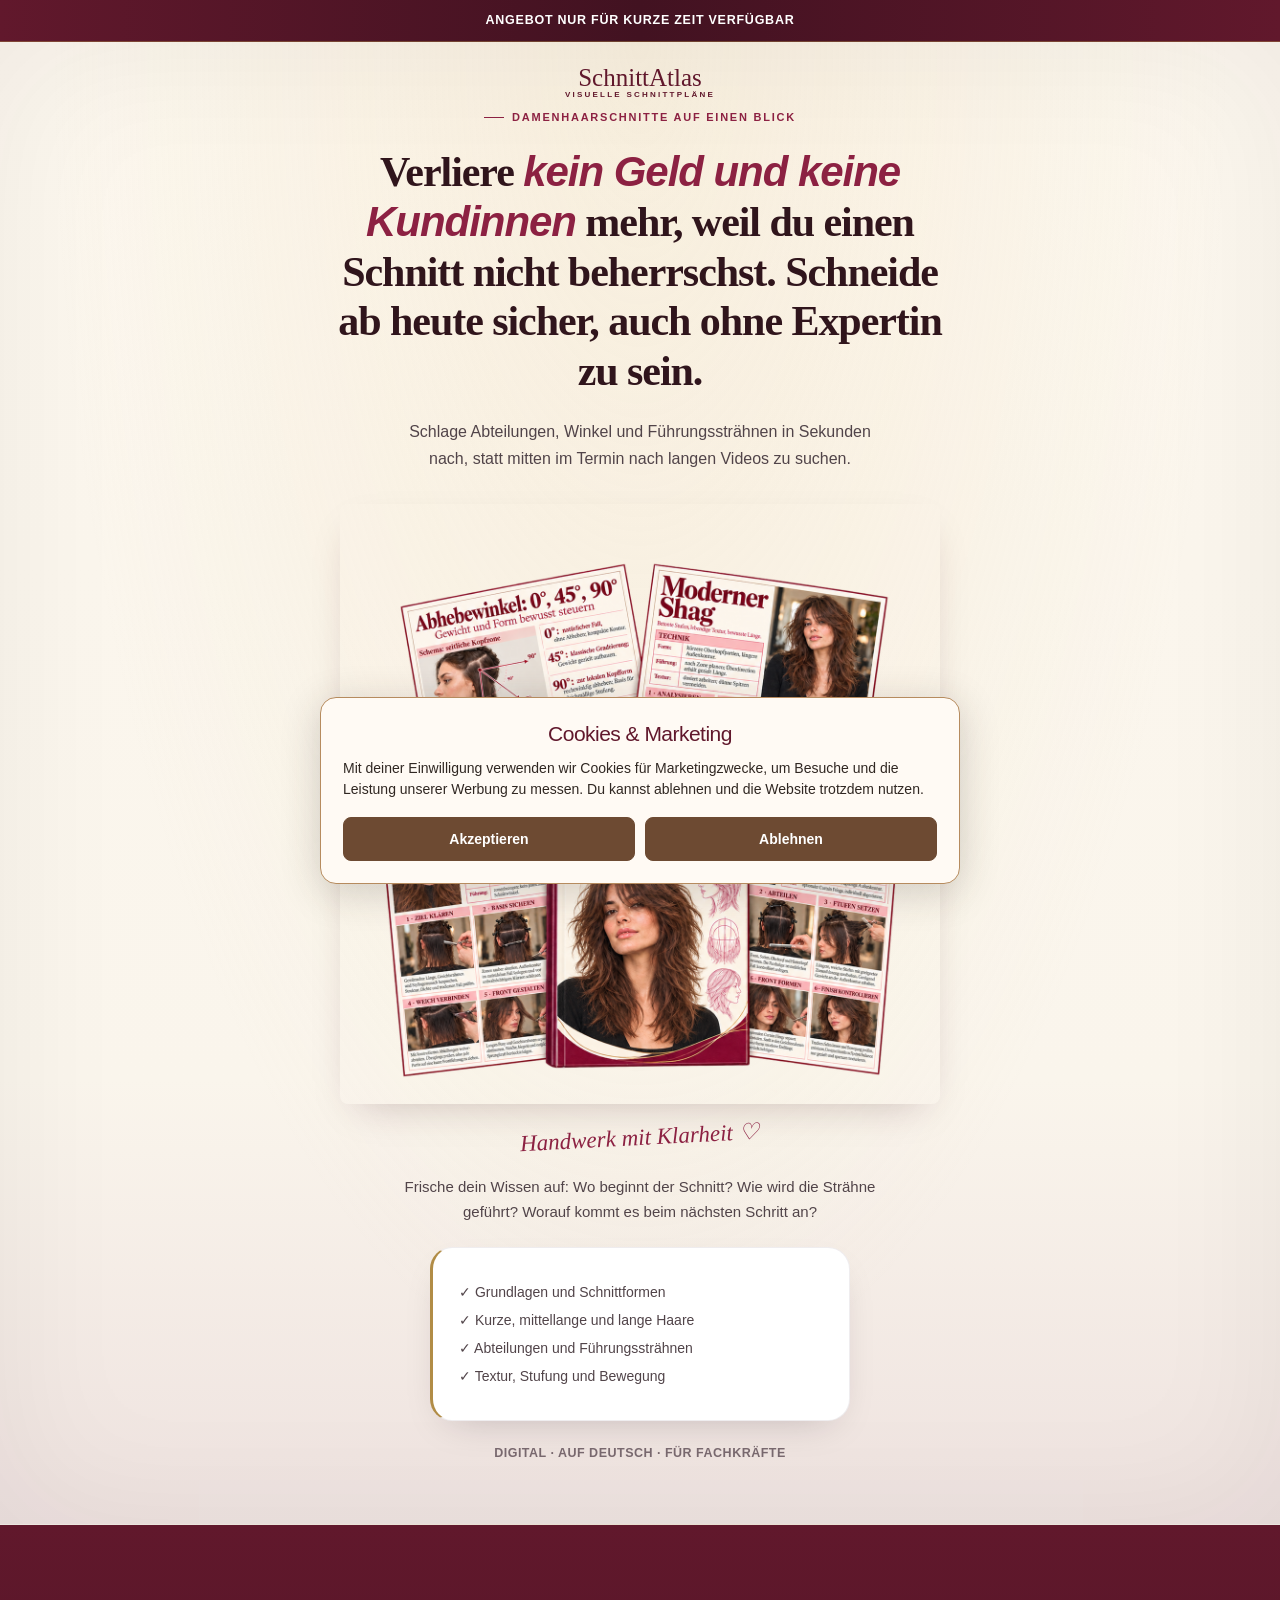
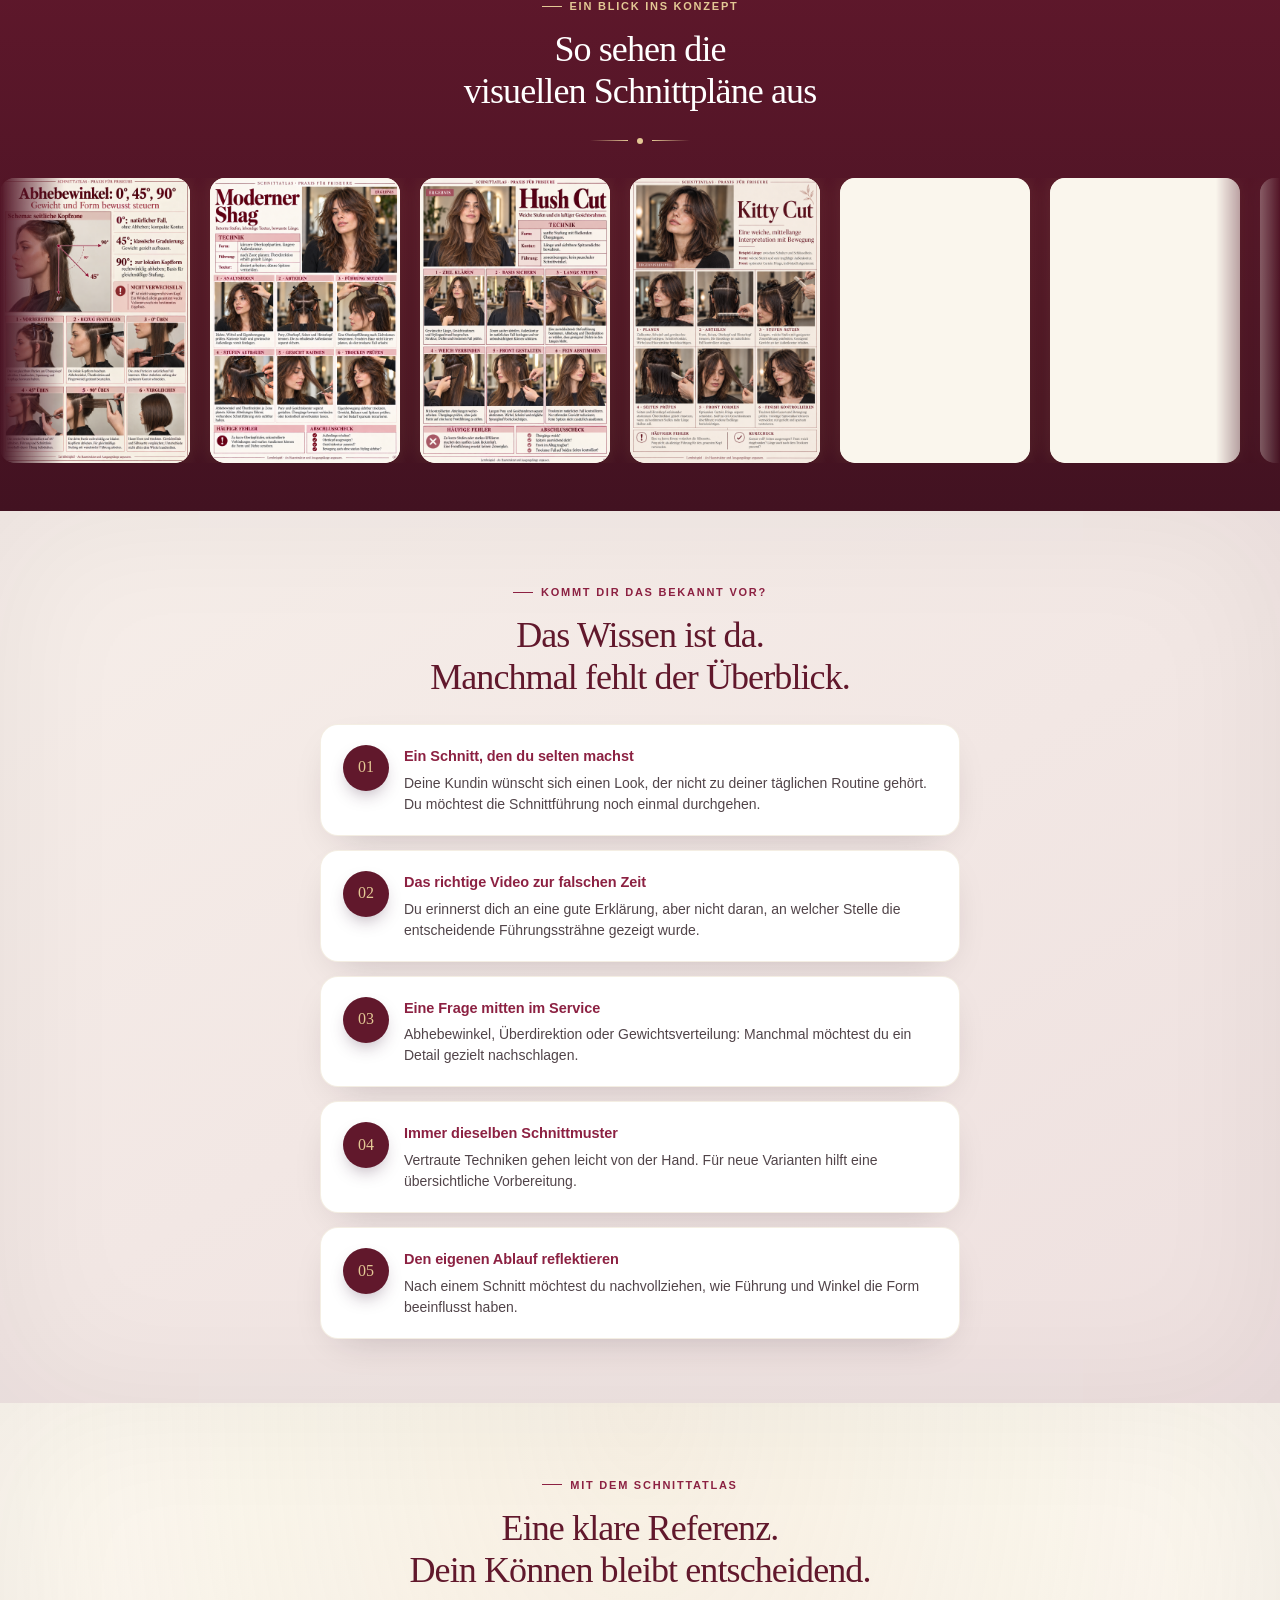
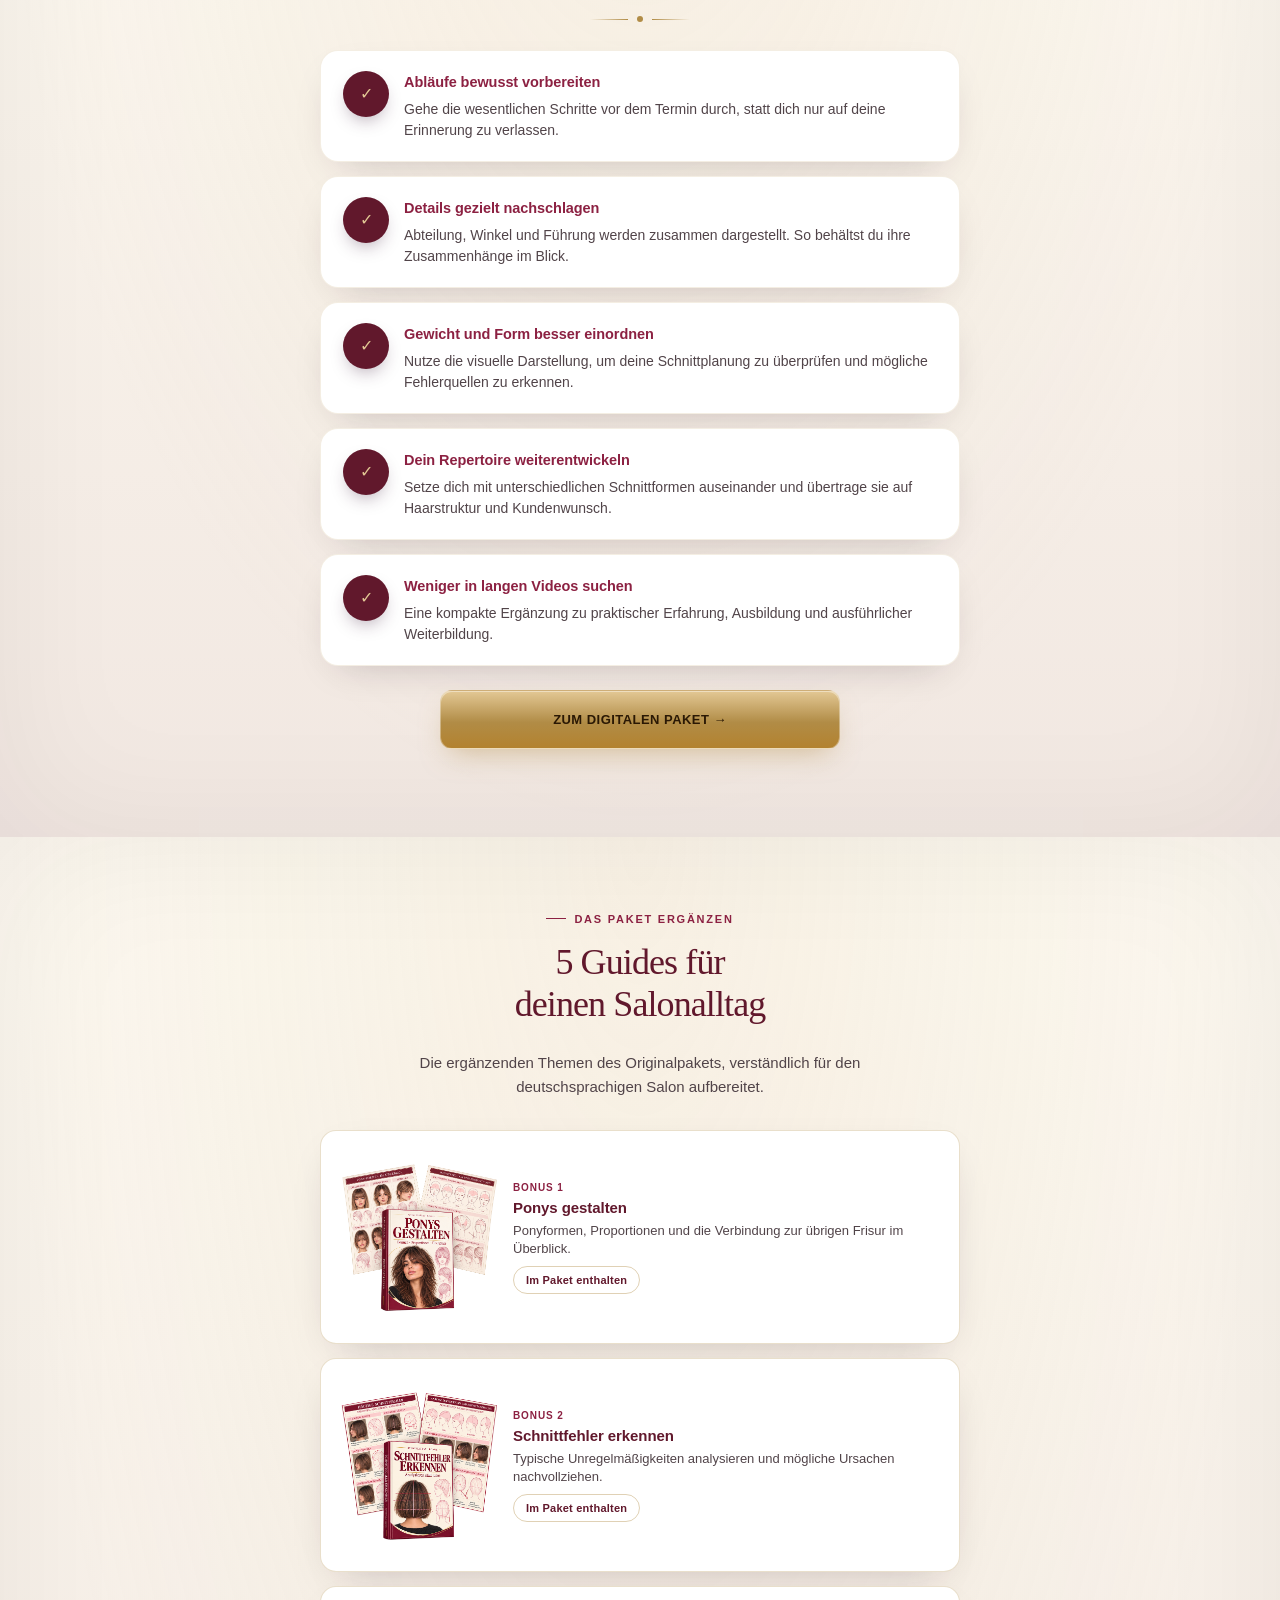
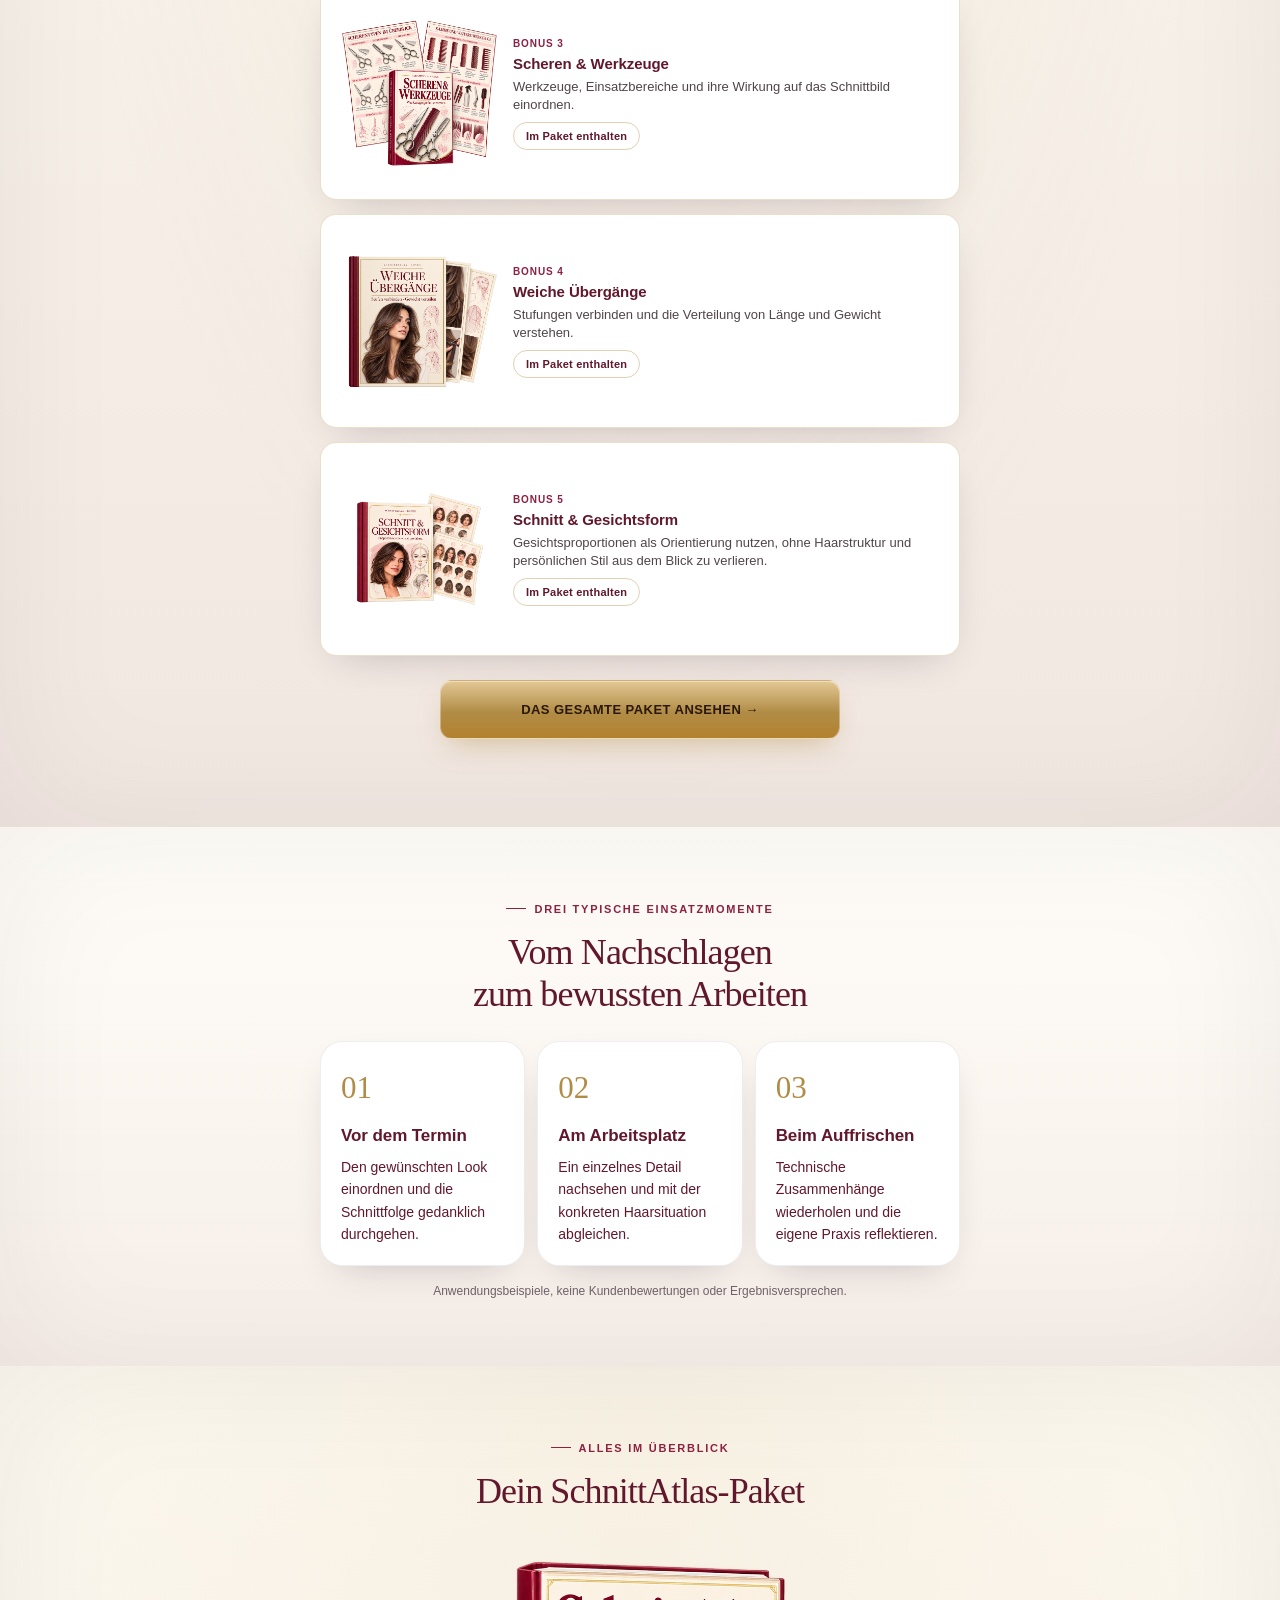
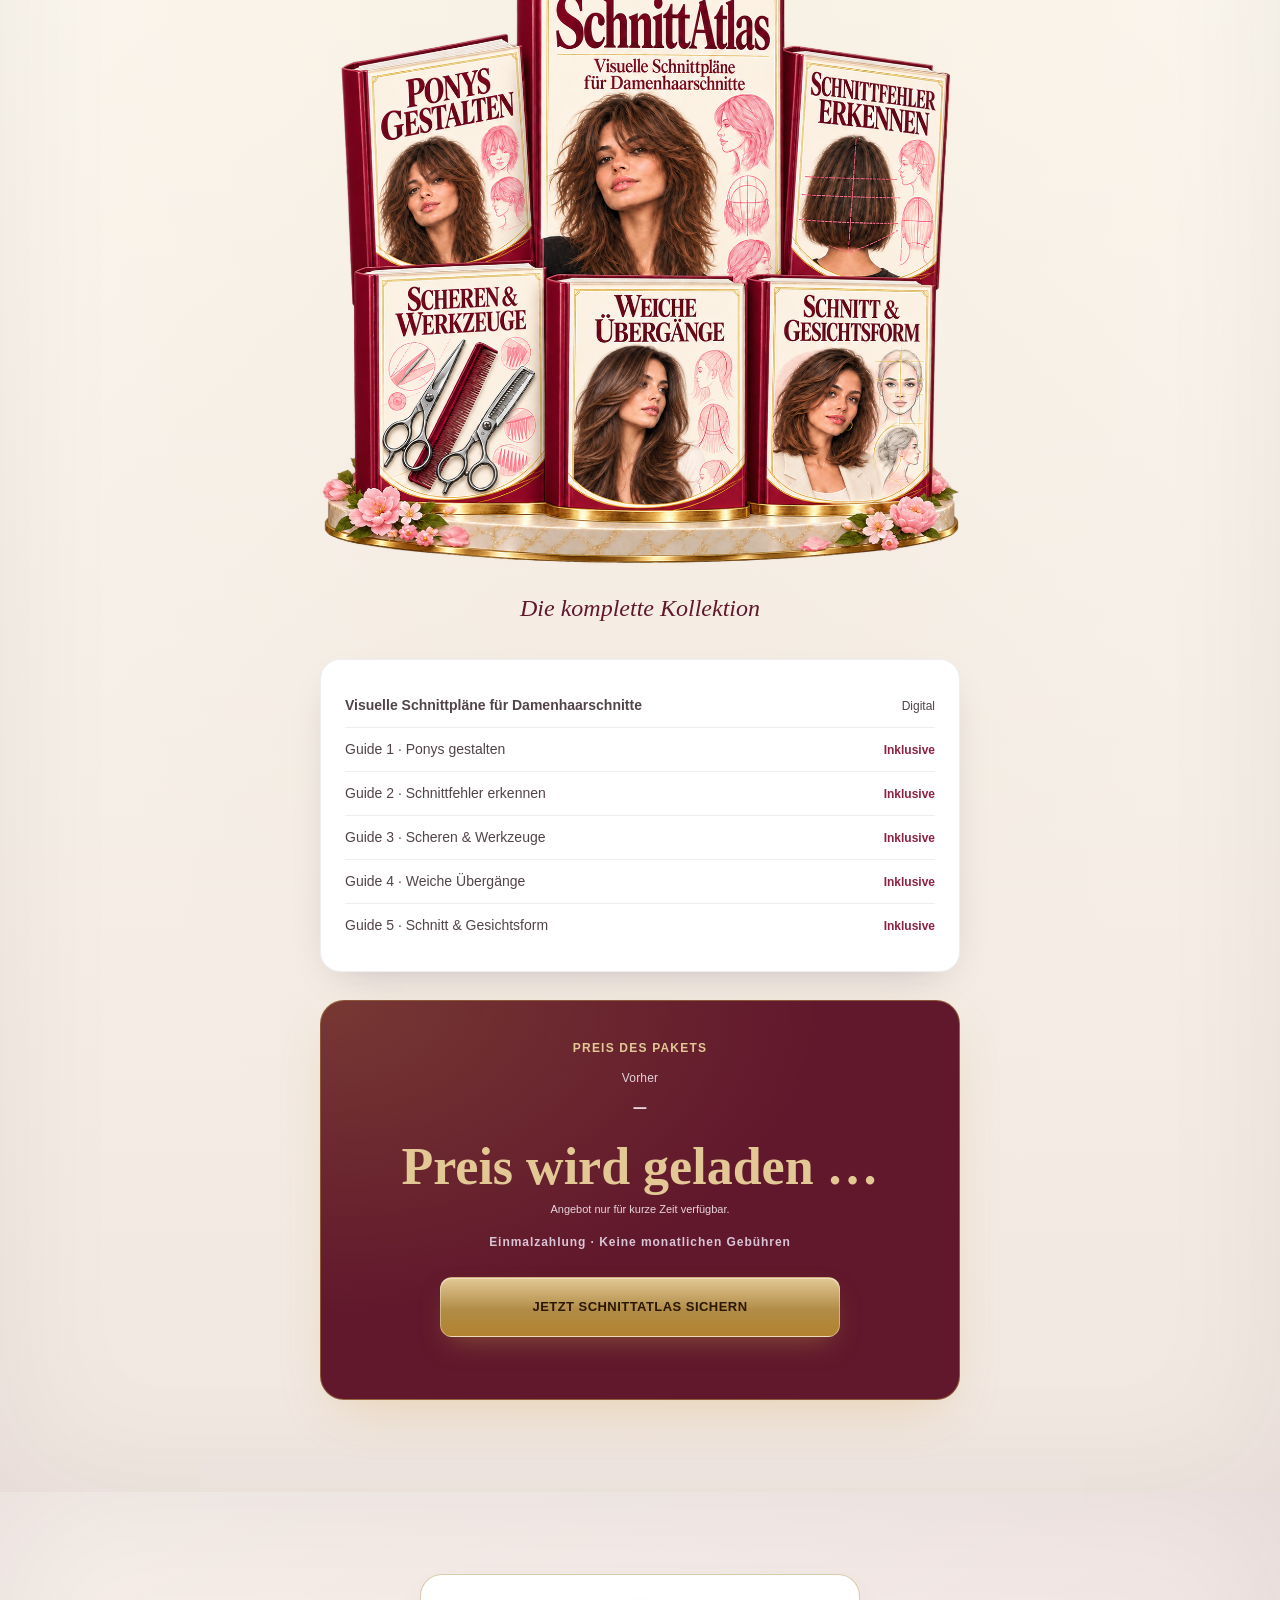
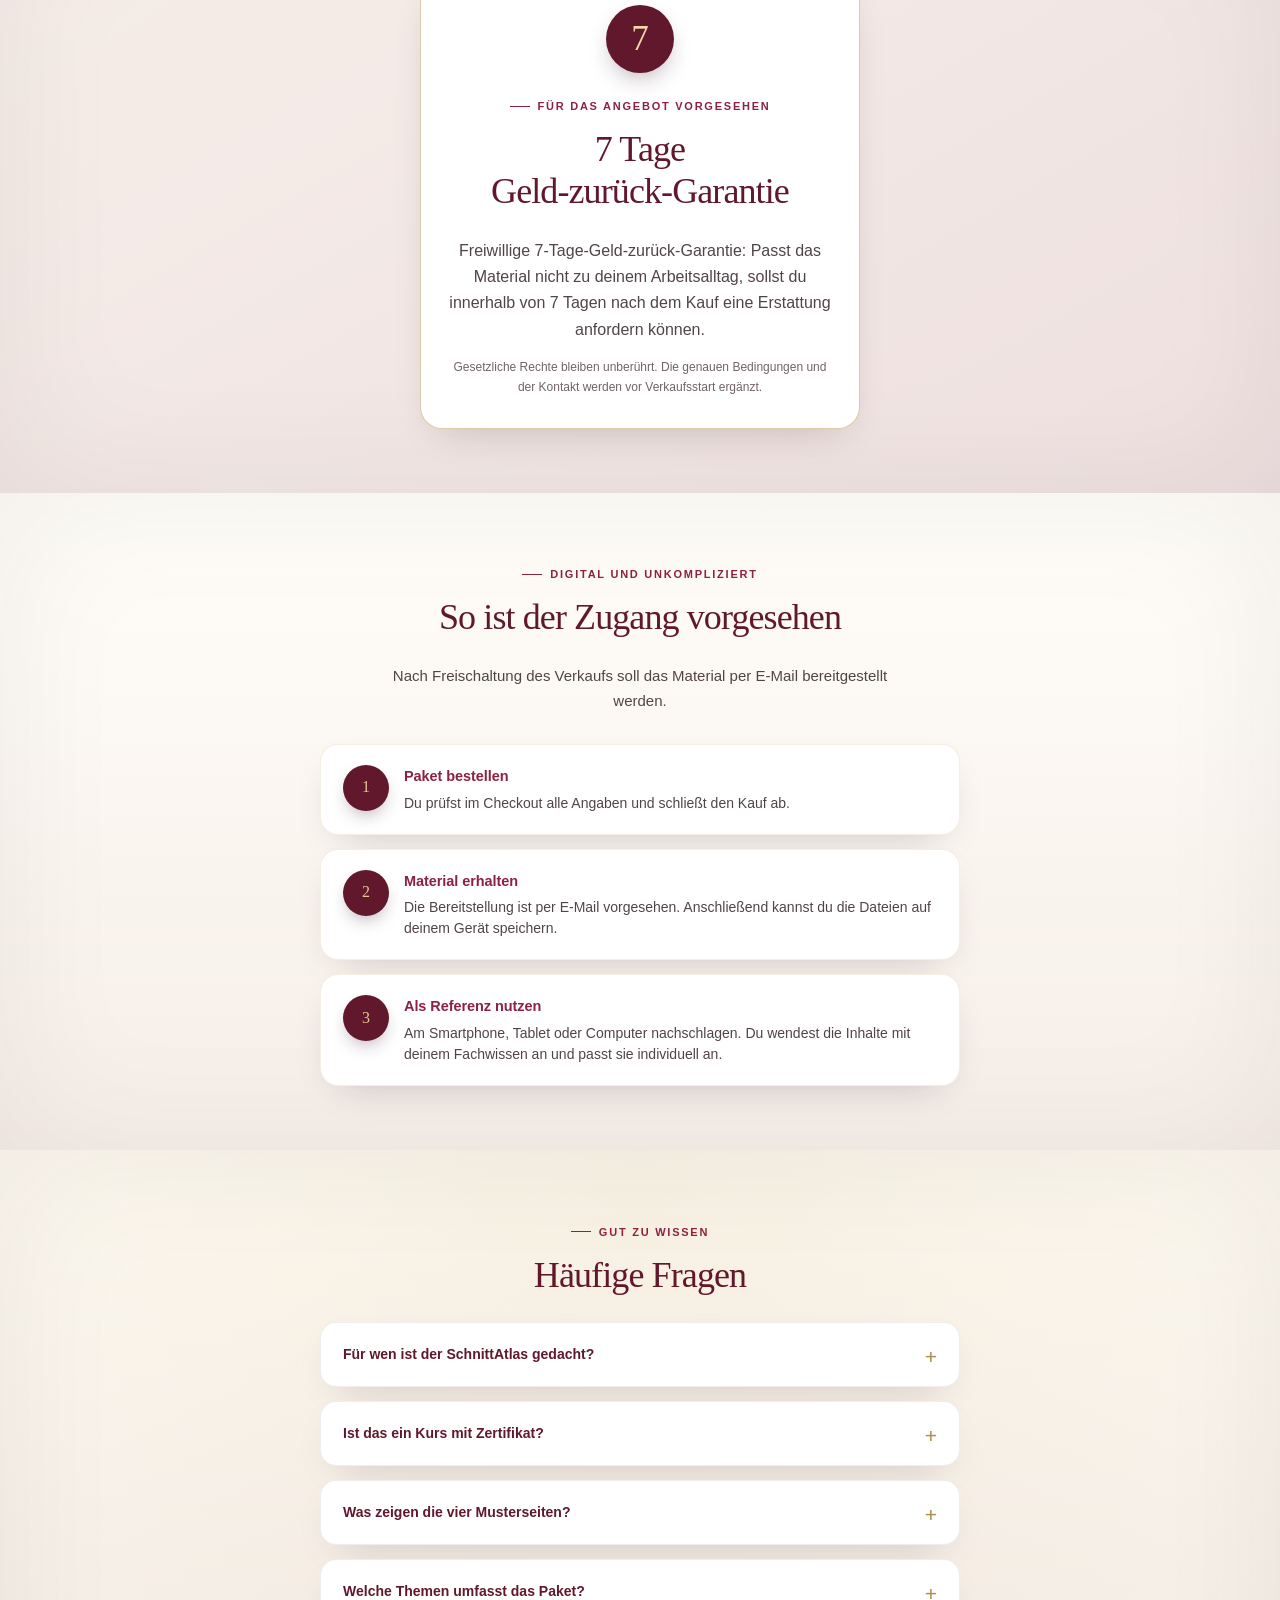
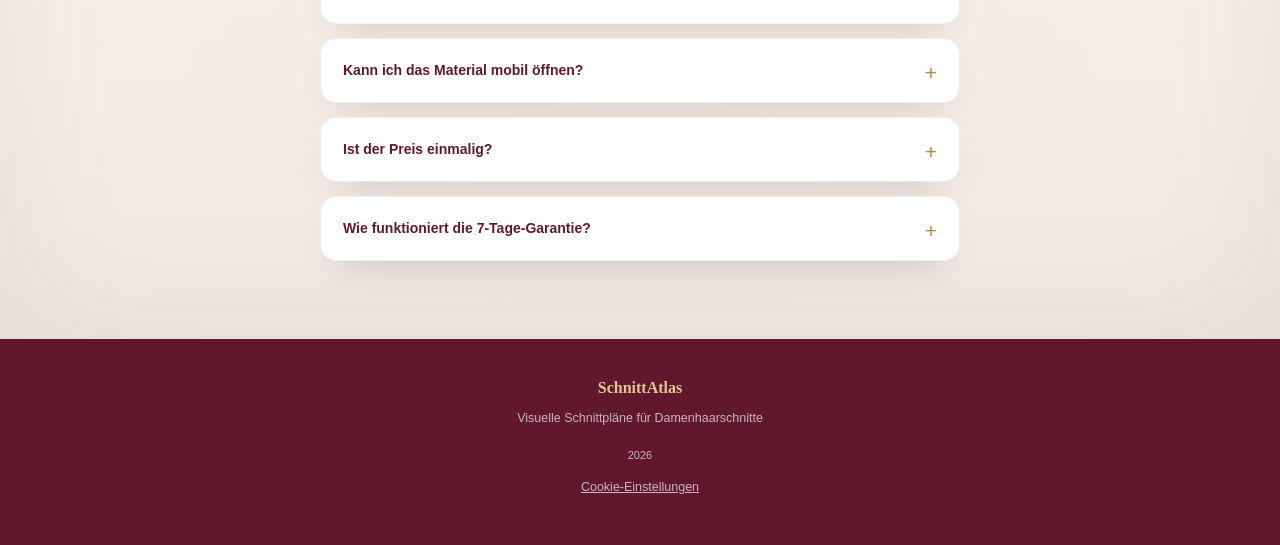
<file: inicio/index.html>
<!DOCTYPE html>
<html lang="de"><head><meta charset="utf-8"><meta name="viewport" content="width=device-width,initial-scale=1"><title>SchnittAtlas – Visuelle Schnittpläne für Damenhaarschnitte</title><meta name="description" content="Abteilungen, Abhebewinkel und Führungslinien übersichtlich nachschlagen. Visuelle Schnittpläne für Friseurinnen und Friseure."><link rel="stylesheet" href="assets/style.css"><script src="assets/utmify.js" defer></script><script src="assets/app.js" defer></script><noscript><style>#landing-mapa-visual .reveal{opacity:1;transform:none}.compact-window{overflow-x:auto}.compact-track{animation:none!important;transform:none!important}.compact-pause{display:none!important}</style></noscript></head>
<body id="landing-mapa-visual"><a class="skip" href="#inhalt">Zum Inhalt</a>
<div class="top-bar">Angebot nur für kurze Zeit verfügbar</div>
<main id="inhalt">
<section class="hero"><div class="container">
<div class="brand">SchnittAtlas<span>VISUELLE SCHNITTPLÄNE</span></div>
<div class="eyebrow center">Damenhaarschnitte auf einen Blick</div>
<h1 class="hero-promise">Verliere <span>kein Geld und keine Kundinnen</span> mehr, weil du einen Schnitt nicht beherrschst. Schneide ab heute sicher, auch ohne Expertin zu sein.</h1>
<p class="subtext">Schlage Abteilungen, Winkel und Führungssträhnen in Sekunden nach, statt mitten im Termin nach langen Videos zu suchen.</p>
<div class="hero-mockup"><img src="assets/mockup-fan.webp" alt="SchnittAtlas mit visuellen Musterseiten" width="1254" height="1254" fetchpriority="high"></div>
<div class="script-note-wrap"><span class="script-note">Handwerk mit Klarheit ♡</span></div>
<p class="intro-copy">Frische dein Wissen auf: Wo beginnt der Schnitt? Wie wird die Strähne geführt? Worauf kommt es beim nächsten Schritt an?</p>
<div class="checklist-box hero-checks"><p>✓ Grundlagen und Schnittformen</p><p>✓ Kurze, mittellange und lange Haare</p><p>✓ Abteilungen und Führungssträhnen</p><p>✓ Textur, Stufung und Bewegung</p></div>
<p class="trust-line">Digital · Auf Deutsch · Für Fachkräfte</p>
</div></section>
<section class="dark-section samples" id="muster"><div class="container-large"><div class="centered"><span class="eyebrow on-dark">Ein Blick ins Konzept</span><h2>So sehen die<br>visuellen Schnittpläne aus</h2><div class="section-divider on-dark"><span class="line"></span><span class="dot"></span><span class="line right"></span></div></div>
<div class="compact-gallery" role="region" aria-label="Galerie der visuellen Schnittpläne"><button class="compact-pause" aria-pressed="false">Galerie pausieren</button><div class="compact-window"><div class="compact-track"><div class="compact-group"><figure class="compact-card"><button class="image-button" data-image="assets/sample-1.webp" data-title="Abhebewinkel: 0°, 45° und 90°" aria-label="Musterseite Abhebewinkel vergrößern"><img src="assets/sample-1.webp" alt="Vollständige Musterseite zu Abhebewinkeln von 0, 45 und 90 Grad" loading="lazy"></button></figure><figure class="compact-card"><button class="image-button" data-image="assets/sample-2.webp" data-title="Moderner Shag" aria-label="Musterseite Moderner Shag vergrößern"><img src="assets/sample-2.webp" alt="Vollständige Musterseite: Moderner Shag" loading="lazy"></button></figure><figure class="compact-card"><button class="image-button" data-image="assets/sample-3.webp" data-title="Hush Cut" aria-label="Musterseite Hush Cut vergrößern"><img src="assets/sample-3.webp" alt="Vollständige Musterseite: Hush Cut" loading="lazy"></button></figure><figure class="compact-card"><button class="image-button" data-image="assets/sample-4.webp" data-title="Kitty Cut" aria-label="Musterseite Kitty Cut vergrößern"><img src="assets/sample-4.webp" alt="Vollständige Musterseite: Kitty Cut" loading="lazy"></button></figure></div></div></div></div>

</div></section>
<section class="sec-bloom-rose"><div class="container"><div class="centered"><span class="eyebrow">Kommt dir das bekannt vor?</span><h2>Das Wissen ist da.<br>Manchmal fehlt der Überblick.</h2></div>
<div class="feature-card reveal"><span class="feature-icon">01</span><div class="feature-text"><h4>Ein Schnitt, den du selten machst</h4><p>Deine Kundin wünscht sich einen Look, der nicht zu deiner täglichen Routine gehört. Du möchtest die Schnittführung noch einmal durchgehen.</p></div></div>
<div class="feature-card reveal"><span class="feature-icon">02</span><div class="feature-text"><h4>Das richtige Video zur falschen Zeit</h4><p>Du erinnerst dich an eine gute Erklärung, aber nicht daran, an welcher Stelle die entscheidende Führungssträhne gezeigt wurde.</p></div></div>
<div class="feature-card reveal"><span class="feature-icon">03</span><div class="feature-text"><h4>Eine Frage mitten im Service</h4><p>Abhebewinkel, Überdirektion oder Gewichtsverteilung: Manchmal möchtest du ein Detail gezielt nachschlagen.</p></div></div>
<div class="feature-card reveal"><span class="feature-icon">04</span><div class="feature-text"><h4>Immer dieselben Schnittmuster</h4><p>Vertraute Techniken gehen leicht von der Hand. Für neue Varianten hilft eine übersichtliche Vorbereitung.</p></div></div>
<div class="feature-card reveal"><span class="feature-icon">05</span><div class="feature-text"><h4>Den eigenen Ablauf reflektieren</h4><p>Nach einem Schnitt möchtest du nachvollziehen, wie Führung und Winkel die Form beeinflusst haben.</p></div></div>
</div></section>
<section class="sec-bloom-gold"><div class="container"><div class="centered"><span class="eyebrow">Mit dem SchnittAtlas</span><h2>Eine klare Referenz.<br>Dein Können bleibt entscheidend.</h2><div class="section-divider"><span class="line"></span><span class="dot"></span><span class="line right"></span></div></div>
<div class="feature-card reveal"><span class="feature-icon">✓</span><div class="feature-text"><h4>Abläufe bewusst vorbereiten</h4><p>Gehe die wesentlichen Schritte vor dem Termin durch, statt dich nur auf deine Erinnerung zu verlassen.</p></div></div>
<div class="feature-card reveal"><span class="feature-icon">✓</span><div class="feature-text"><h4>Details gezielt nachschlagen</h4><p>Abteilung, Winkel und Führung werden zusammen dargestellt. So behältst du ihre Zusammenhänge im Blick.</p></div></div>
<div class="feature-card reveal"><span class="feature-icon">✓</span><div class="feature-text"><h4>Gewicht und Form besser einordnen</h4><p>Nutze die visuelle Darstellung, um deine Schnittplanung zu überprüfen und mögliche Fehlerquellen zu erkennen.</p></div></div>
<div class="feature-card reveal"><span class="feature-icon">✓</span><div class="feature-text"><h4>Dein Repertoire weiterentwickeln</h4><p>Setze dich mit unterschiedlichen Schnittformen auseinander und übertrage sie auf Haarstruktur und Kundenwunsch.</p></div></div>
<div class="feature-card reveal"><span class="feature-icon">✓</span><div class="feature-text"><h4>Weniger in langen Videos suchen</h4><p>Eine kompakte Ergänzung zu praktischer Erfahrung, Ausbildung und ausführlicher Weiterbildung.</p></div></div>
<a class="cta-button" href="#angebot">Zum digitalen Paket →</a></div></section>

<section class="sec-bloom-gold"><div class="container"><div class="centered"><span class="eyebrow">Das Paket ergänzen</span><h2>5 Guides für<br>deinen Salonalltag</h2><p class="section-intro">Die ergänzenden Themen des Originalpakets, verständlich für den deutschsprachigen Salon aufbereitet.</p></div>
<div class="bonus-card reveal"><div class="bonus-visual"><img class="bonus-mockup" src="assets/bonus-1.webp" alt="SchnittAtlas – Bonus 1" width="1254" height="1254" loading="lazy"></div><div class="bonus-card-text"><span class="bonus-tag">Bonus 1</span><h3>Ponys gestalten</h3><p>Ponyformen, Proportionen und die Verbindung zur übrigen Frisur im Überblick.</p><span class="bonus-price">Im Paket enthalten</span></div></div>
<div class="bonus-card reveal"><div class="bonus-visual"><img class="bonus-mockup" src="assets/bonus-2.webp" alt="SchnittAtlas – Bonus 2" width="1254" height="1254" loading="lazy"></div><div class="bonus-card-text"><span class="bonus-tag">Bonus 2</span><h3>Schnittfehler erkennen</h3><p>Typische Unregelmäßigkeiten analysieren und mögliche Ursachen nachvollziehen.</p><span class="bonus-price">Im Paket enthalten</span></div></div>
<div class="bonus-card reveal"><div class="bonus-visual"><img class="bonus-mockup" src="assets/bonus-3.webp" alt="SchnittAtlas – Bonus 3" width="1254" height="1254" loading="lazy"></div><div class="bonus-card-text"><span class="bonus-tag">Bonus 3</span><h3>Scheren & Werkzeuge</h3><p>Werkzeuge, Einsatzbereiche und ihre Wirkung auf das Schnittbild einordnen.</p><span class="bonus-price">Im Paket enthalten</span></div></div>
<div class="bonus-card reveal"><div class="bonus-visual"><img class="bonus-mockup" src="assets/bonus-4.webp" alt="SchnittAtlas – Bonus 4" width="1254" height="1254" loading="lazy"></div><div class="bonus-card-text"><span class="bonus-tag">Bonus 4</span><h3>Weiche Übergänge</h3><p>Stufungen verbinden und die Verteilung von Länge und Gewicht verstehen.</p><span class="bonus-price">Im Paket enthalten</span></div></div>
<div class="bonus-card reveal"><div class="bonus-visual"><img class="bonus-mockup" src="assets/bonus-5.webp" alt="SchnittAtlas – Bonus 5" width="1254" height="1254" loading="lazy"></div><div class="bonus-card-text"><span class="bonus-tag">Bonus 5</span><h3>Schnitt & Gesichtsform</h3><p>Gesichtsproportionen als Orientierung nutzen, ohne Haarstruktur und persönlichen Stil aus dem Blick zu verlieren.</p><span class="bonus-price">Im Paket enthalten</span></div></div>
<a class="cta-button" href="#angebot">Das gesamte Paket ansehen →</a></div></section>
<section class="sec-bloom-white"><div class="container"><div class="centered"><span class="eyebrow">Drei typische Einsatzmomente</span><h2>Vom Nachschlagen<br>zum bewussten Arbeiten</h2></div><div class="use-cases"><article class="testimonio-card reveal"><span class="use-number">01</span><h3>Vor dem Termin</h3><p>Den gewünschten Look einordnen und die Schnittfolge gedanklich durchgehen.</p></article><article class="testimonio-card reveal"><span class="use-number">02</span><h3>Am Arbeitsplatz</h3><p>Ein einzelnes Detail nachsehen und mit der konkreten Haarsituation abgleichen.</p></article><article class="testimonio-card reveal"><span class="use-number">03</span><h3>Beim Auffrischen</h3><p>Technische Zusammenhänge wiederholen und die eigene Praxis reflektieren.</p></article></div><p class="centered small-copy">Anwendungsbeispiele, keine Kundenbewertungen oder Ergebnisversprechen.</p></div></section>

<section class="sec-bloom-gold" id="angebot"><div class="container centered"><span class="eyebrow">Alles im Überblick</span><h2>Dein SchnittAtlas-Paket</h2><figure class="stack-mockup collection-mockup"><img src="assets/mockup-complete-compact.webp" alt="Die komplette SchnittAtlas-Kollektion: Hauptatlas und fünf ergänzende Bonus-Guides" width="1254" height="1254" loading="lazy"><figcaption>Die komplette Kollektion</figcaption></figure><div class="summary-list"><ul><li><strong>Visuelle Schnittpläne für Damenhaarschnitte</strong><span>Digital</span></li><li><span>Guide 1 · Ponys gestalten</span><span class="free-tag">Inklusive</span></li><li><span>Guide 2 · Schnittfehler erkennen</span><span class="free-tag">Inklusive</span></li><li><span>Guide 3 · Scheren & Werkzeuge</span><span class="free-tag">Inklusive</span></li><li><span>Guide 4 · Weiche Übergänge</span><span class="free-tag">Inklusive</span></li><li><span>Guide 5 · Schnitt & Gesichtsform</span><span class="free-tag">Inklusive</span></li></ul></div><div class="offer-box"><p class="price-label">Preis des Pakets</p><p class="estimated-value">Vorher <s data-main-original-price>–</s></p><p class="price-new" data-main-price aria-live="polite">Preis wird geladen …</p><p class="tax-note">Angebot nur für kurze Zeit verfügbar.</p><p class="price-note">Einmalzahlung · Keine monatlichen Gebühren</p><a class="cta-button" href="https://schnittatlas-visuelle-schritt-fur-schritt-anleitungen-fur-damen.impultienda.ar/checkout">Jetzt SchnittAtlas sichern</a></div></div></section>
<section class="sec-bloom-rose"><div class="container centered"><div class="guarantee-badge"><div><div class="guarantee-icon-circle">7</div><span class="eyebrow center">Für das Angebot vorgesehen</span><h2>7 Tage<br>Geld-zurück-Garantie</h2><p>Freiwillige 7-Tage-Geld-zurück-Garantie: Passt das Material nicht zu deinem Arbeitsalltag, sollst du innerhalb von 7 Tagen nach dem Kauf eine Erstattung anfordern können.</p><p class="small-copy guarantee-legal">Gesetzliche Rechte bleiben unberührt. Die genauen Bedingungen und der Kontakt werden vor Verkaufsstart ergänzt.</p></div></div></div></section>
<section class="sec-bloom-white"><div class="container"><div class="centered"><span class="eyebrow">Digital und unkompliziert</span><h2>So ist der Zugang vorgesehen</h2><p class="section-intro">Nach Freischaltung des Verkaufs soll das Material per E-Mail bereitgestellt werden.</p></div><div class="feature-card reveal"><span class="feature-icon">1</span><div class="feature-text"><h4>Paket bestellen</h4><p>Du prüfst im Checkout alle Angaben und schließt den Kauf ab.</p></div></div><div class="feature-card reveal"><span class="feature-icon">2</span><div class="feature-text"><h4>Material erhalten</h4><p>Die Bereitstellung ist per E-Mail vorgesehen. Anschließend kannst du die Dateien auf deinem Gerät speichern.</p></div></div><div class="feature-card reveal"><span class="feature-icon">3</span><div class="feature-text"><h4>Als Referenz nutzen</h4><p>Am Smartphone, Tablet oder Computer nachschlagen. Du wendest die Inhalte mit deinem Fachwissen an und passt sie individuell an.</p></div></div></div></section>
<section class="sec-bloom-gold"><div class="container"><div class="centered"><span class="eyebrow">Gut zu wissen</span><h2>Häufige Fragen</h2></div>
<details class="faq-item"><summary>Für wen ist der SchnittAtlas gedacht?</summary><p>Für Friseurinnen und Friseure sowie Auszubildende unter fachlicher Anleitung. Er setzt grundlegende Kenntnisse im Haarschneiden voraus und ersetzt keine Ausbildung oder praktische Schulung.</p></details>
<details class="faq-item"><summary>Ist das ein Kurs mit Zertifikat?</summary><p>Nein. Der SchnittAtlas ist als digitales, visuelles Nachschlagewerk konzipiert. Es handelt sich nicht um eine zertifizierte Ausbildung oder einen betreuten Kurs.</p></details>
<details class="faq-item"><summary>Was zeigen die vier Musterseiten?</summary><p>Sie veranschaulichen die geplante Gestaltung zu den Themen Abhebewinkel, Moderner Shag, Hush Cut und Kitty Cut. Die KI-generierten Muster sind illustrative Designentwürfe, keine fachlich geprüften Anleitungen und kein Nachweis des vollständigen Lieferumfangs.</p></details>
<details class="faq-item"><summary>Welche Themen umfasst das Paket?</summary><p>Die Vorlage umfasst Grundlagen, Schnittformen für kurzes, mittellanges und langes Haar sowie Textur und Bewegung. Der endgültige deutschsprachige Inhalt und Dateiumfang werden vor Verkaufsstart verbindlich angegeben.</p></details>
<details class="faq-item"><summary>Kann ich das Material mobil öffnen?</summary><p>Die digitale Bereitstellung ist für Smartphone, Tablet und Computer vorgesehen. Die Musterseiten auf dieser Seite lassen sich vergrößern. Ein physisches Buch wird nicht versendet.</p></details>
<details class="faq-item"><summary>Ist der Preis einmalig?</summary><p>Ja, es handelt sich um eine Einmalzahlung ohne Abonnement. Der Preis wird automatisch in der von Impultienda ermittelten Währung angezeigt. Den verbindlichen Gesamtpreis und die steuerlichen Angaben siehst du vor dem Kauf im Checkout.</p></details>
<details class="faq-item"><summary>Wie funktioniert die 7-Tage-Garantie?</summary><p>Vorgesehen ist eine freiwillige Erstattungsmöglichkeit innerhalb von 7 Tagen nach dem Kauf. Kontakt und genaue Bedingungen werden vor Verkaufsstart angegeben. Gesetzliche Rechte bleiben davon unberührt.</p></details>

</div></section></main>
<footer><p>SchnittAtlas</p><p>Visuelle Schnittpläne für Damenhaarschnitte</p><p class="footer-small">2026</p><button type="button" id="cookie-settings" class="cookie-settings">Cookie-Einstellungen</button></footer>
<dialog class="lightbox" aria-labelledby="lightbox-title"><div class="lightbox-head"><h2 id="lightbox-title">Musterseite</h2><button class="close-lightbox" aria-label="Vergrößerte Ansicht schließen">Schließen ×</button></div><img class="lightbox-image" src="assets/sample-1.webp" alt="Vergrößerte Musterseite"><a class="full-image" href="assets/sample-1.webp" target="_blank" rel="noopener">Bild in Originalgröße öffnen ↗</a></dialog>
<section id="cookie-panel" class="cookie-panel" role="region" aria-labelledby="cookie-title">
<h2 id="cookie-title" tabindex="-1">Cookies &amp; Marketing</h2>
<p>Mit deiner Einwilligung verwenden wir Cookies für Marketingzwecke, um Besuche und die Leistung unserer Werbung zu messen. Du kannst ablehnen und die Website trotzdem nutzen.</p>
<div class="cookie-actions"><button type="button" id="cookie-accept">Akzeptieren</button><button type="button" id="cookie-reject">Ablehnen</button></div>

</section><script src="https://schnittatlas-visuelle-schritt-fur-schritt-anleitungen-fur-damen.impultienda.ar/embed/upsells.js"></script>
</body></html>
</file>
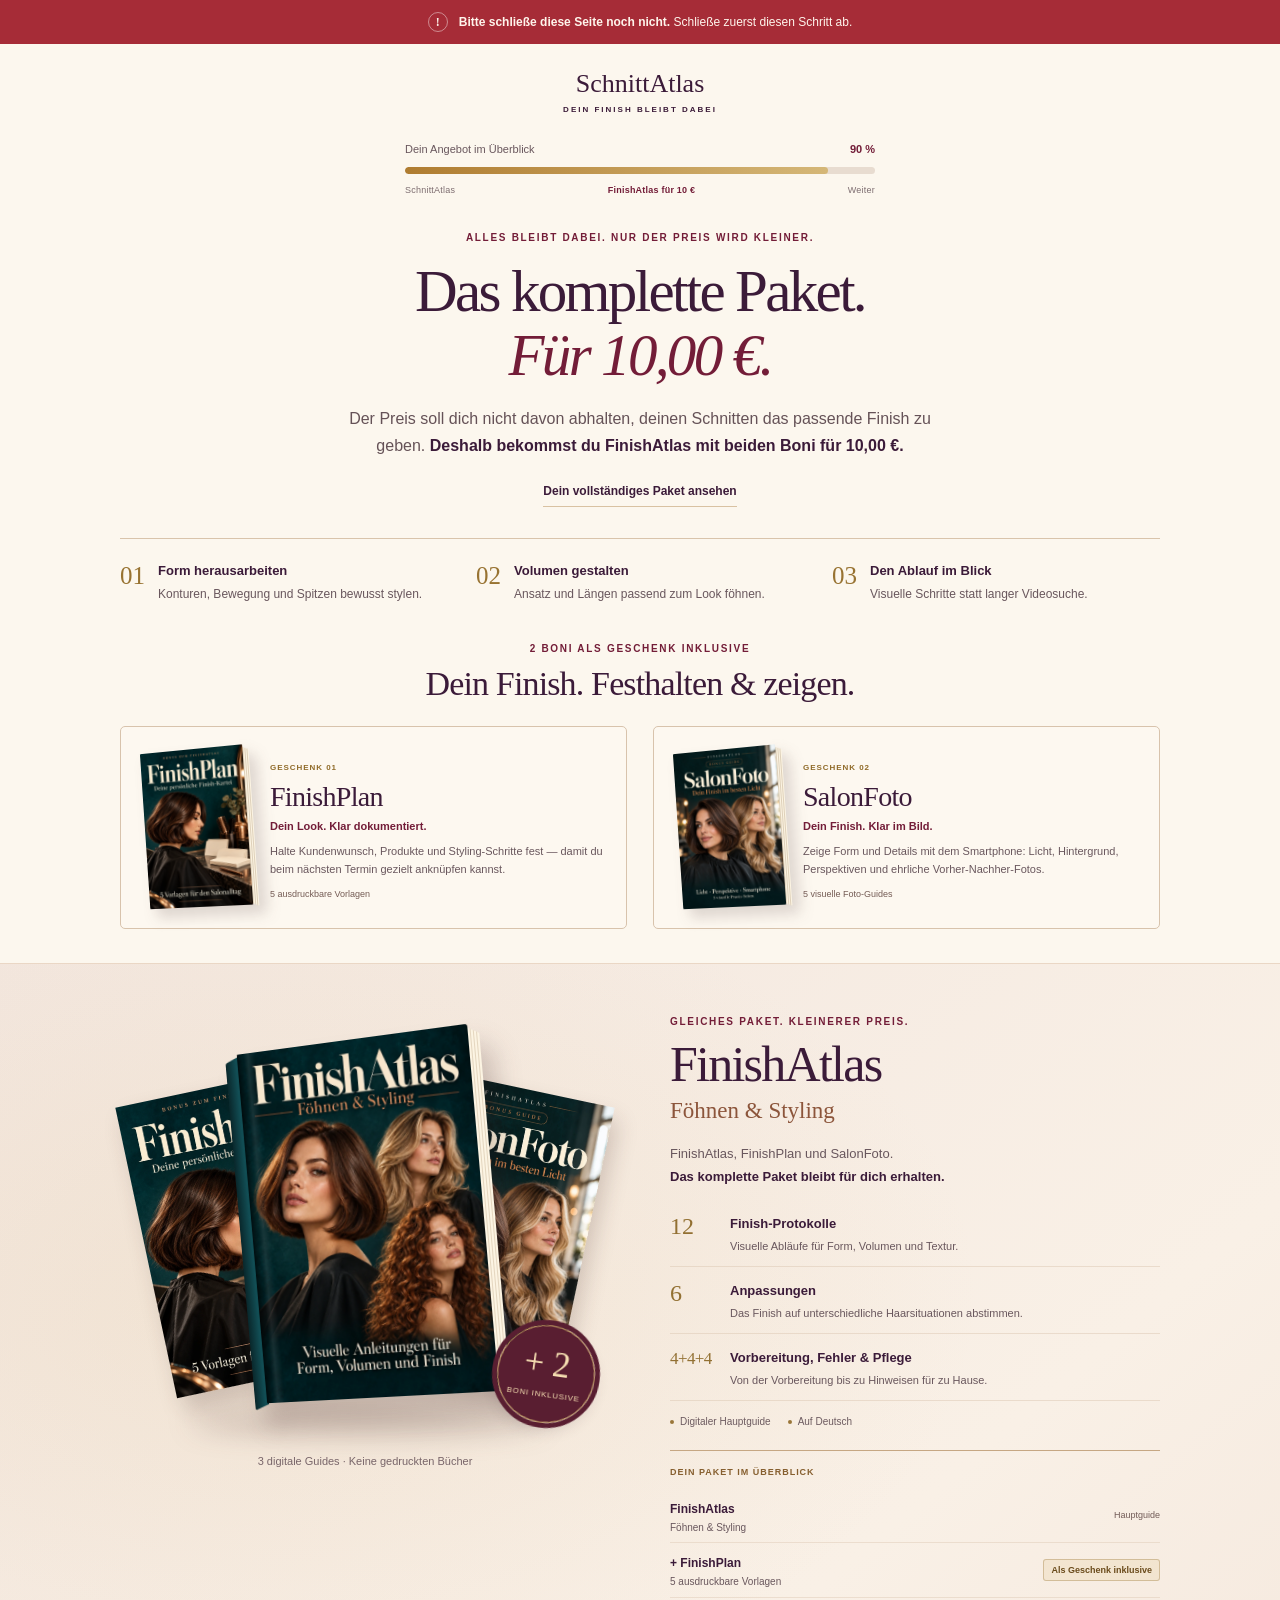
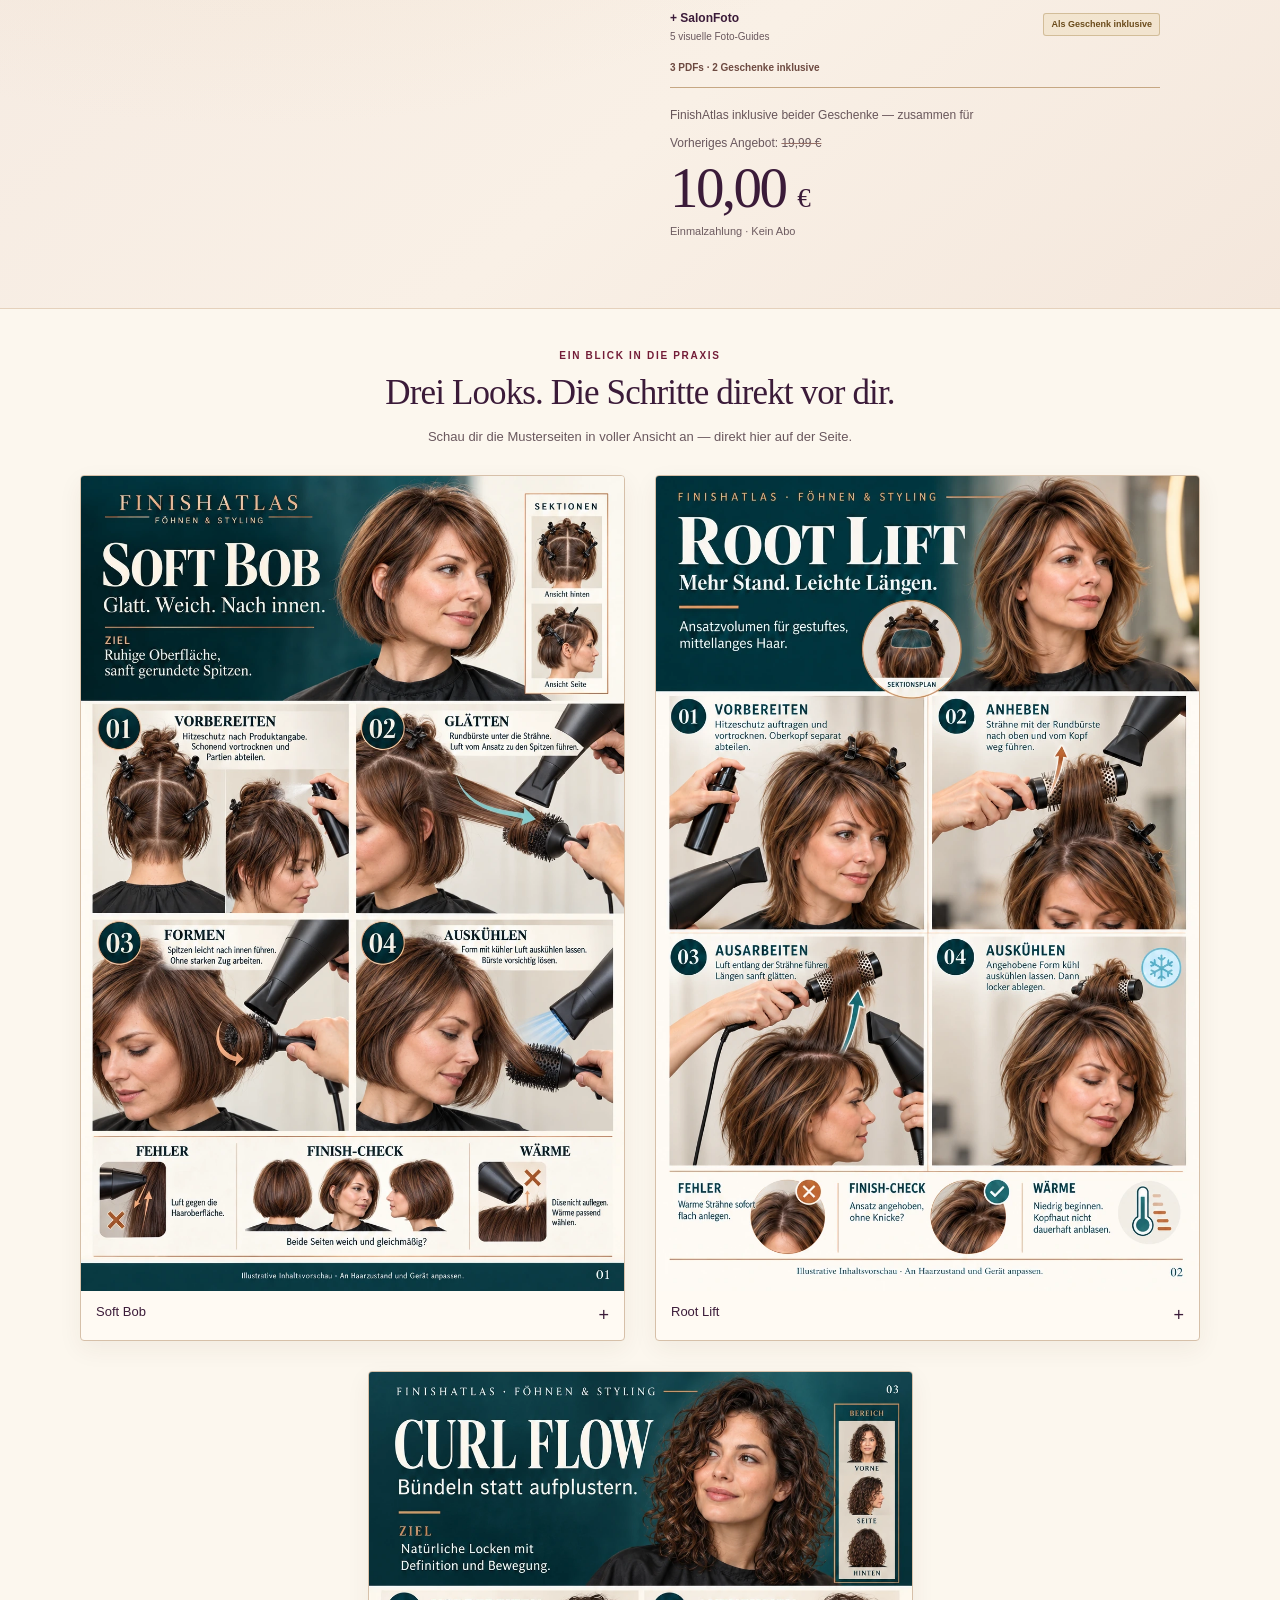
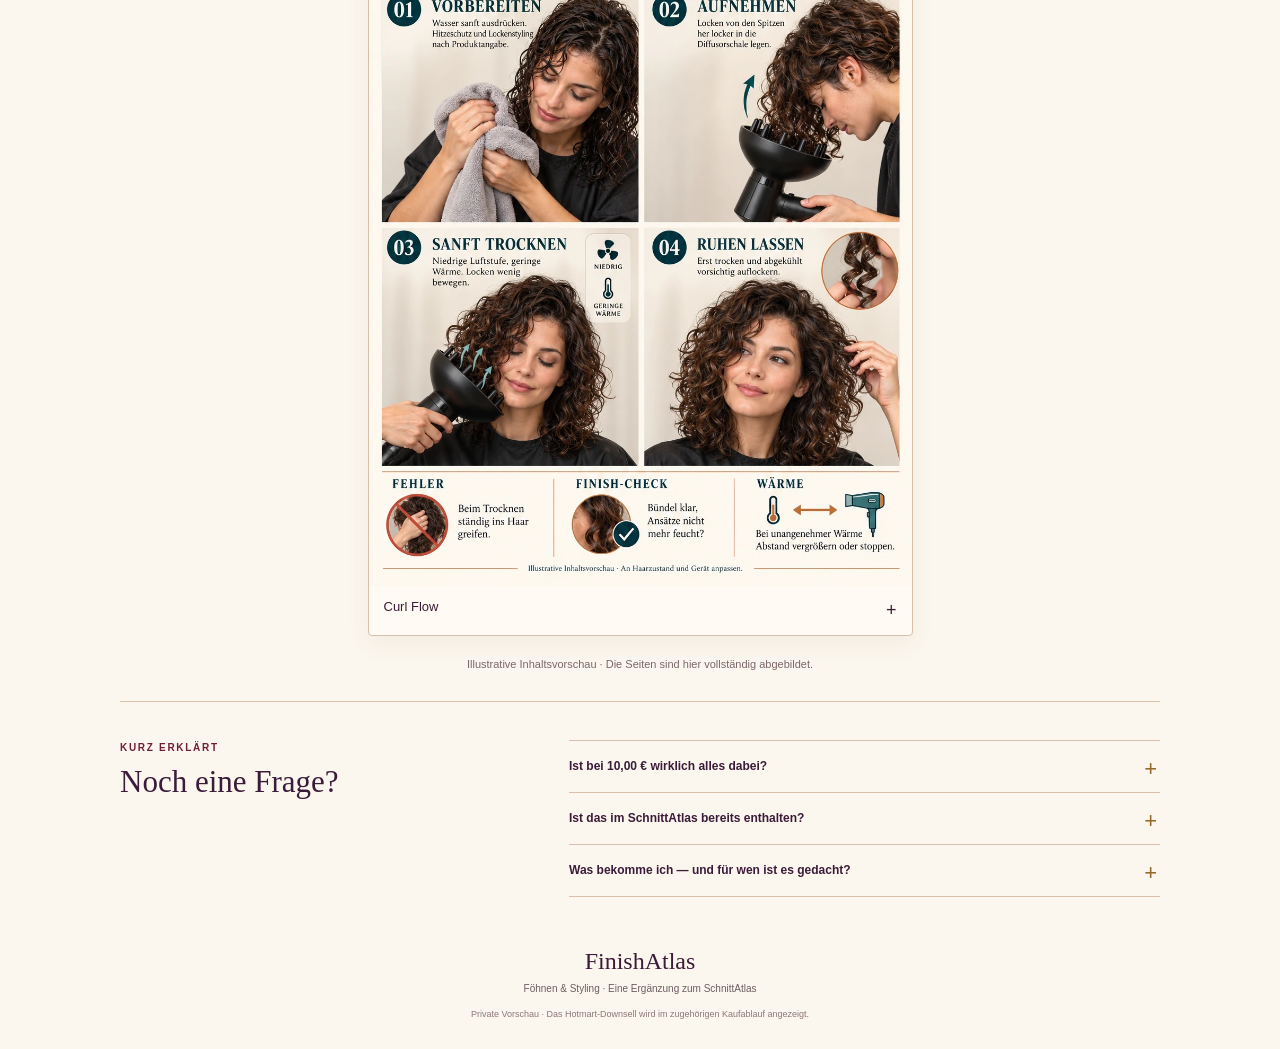
<file: inicio/dw1/index.html>
<!doctype html>
<html lang="de">
<head>
  <meta charset="utf-8">
  <meta name="viewport" content="width=device-width,initial-scale=1">
  <meta name="theme-color" content="#54172b">
  <meta name="robots" content="noindex,nofollow">
  <meta name="description" content="Das komplette FinishAtlas-Paket für 10,00 €: Föhnen, Form und Volumen plus die beiden Geschenke FinishPlan und SalonFoto. Nichts wird entfernt.">
  <title>FinishAtlas — Das komplette Paket für 10,00 €</title>
  <link rel="icon" href="assets/favicon.svg" type="image/svg+xml">
  <link rel="stylesheet" href="assets/styles.css">
  <script src="assets/app.js" defer></script>
</head>
<body>
<a class="skip" href="#inhalt">Zum Inhalt</a>
<div class="attention"><span aria-hidden="true">!</span><p><strong>Bitte schließe diese Seite noch nicht.</strong> Schließe zuerst diesen Schritt ab.</p></div>
<main id="inhalt">
  <header class="hero wrap">
    <div class="brand">SchnittAtlas <span>DEIN FINISH BLEIBT DABEI</span></div>
    <div class="funnel" aria-label="Dein Schritt im Angebotsablauf">
      <div class="funnel-label"><span>Dein Angebot im Überblick</span><strong>90 %</strong></div>
      <!-- Fester Angebotsfortschritt, kein Netzwerk- oder Zugangs-Ladestatus. -->
      <div class="progress" role="progressbar" aria-label="Fortschritt im Angebotsablauf" aria-valuemin="0" aria-valuemax="100" aria-valuenow="90" aria-valuetext="Downsell-Angebot ansehen. Kein technischer Ladestatus."><span></span></div>
      <div class="steps"><span>SchnittAtlas</span><strong>FinishAtlas für 10 €</strong><span>Weiter</span></div>
    </div>
    <p class="eyebrow">ALLES BLEIBT DABEI. NUR DER PREIS WIRD KLEINER.</p>
    <h1>Das komplette Paket.<br><em>Für 10,00 €.</em></h1>
    <p class="hero-copy">Der Preis soll dich nicht davon abhalten, deinen Schnitten das passende Finish zu geben. <strong>Deshalb bekommst du FinishAtlas mit beiden Boni für 10,00 €.</strong></p>
    <a class="text-link" href="#angebot">Dein vollständiges Paket ansehen</a>
  </header>

  <section class="benefits wrap" aria-label="Was FinishAtlas ergänzt">
    <div><span class="benefit-nr">01</span><p><strong>Form herausarbeiten</strong><span>Konturen, Bewegung und Spitzen bewusst stylen.</span></p></div>
    <div><span class="benefit-nr">02</span><p><strong>Volumen gestalten</strong><span>Ansatz und Längen passend zum Look föhnen.</span></p></div>
    <div><span class="benefit-nr">03</span><p><strong>Den Ablauf im Blick</strong><span>Visuelle Schritte statt langer Videosuche.</span></p></div>
  </section>

  <section class="bonus-section wrap" aria-labelledby="bonus-title">
    <div class="bonus-heading"><p class="eyebrow">2 BONI ALS GESCHENK INKLUSIVE</p><h2 id="bonus-title">Dein Finish. Festhalten & zeigen.</h2></div>
    <div class="bonus-grid">
      <article class="bonus-card">
        <div class="bonus-book"><img src="assets/finishplan-cover.webp" alt="FinishPlan – Vorlagen für deinen Salonalltag" width="1024" height="1536" loading="lazy"></div>
        <div class="bonus-copy"><span class="bonus-label">GESCHENK 01</span><h3>FinishPlan</h3><p class="bonus-subtitle">Dein Look. Klar dokumentiert.</p><p>Halte Kundenwunsch, Produkte und Styling-Schritte fest — damit du beim nächsten Termin gezielt anknüpfen kannst.</p><span class="bonus-meta">5 ausdruckbare Vorlagen</span></div>
      </article>
      <article class="bonus-card">
        <div class="bonus-book"><img src="assets/salonfoto-cover.webp" alt="SalonFoto – Deinen Finish-Look mit dem Smartphone fotografieren" width="1024" height="1536" loading="lazy"></div>
        <div class="bonus-copy"><span class="bonus-label">GESCHENK 02</span><h3>SalonFoto</h3><p class="bonus-subtitle">Dein Finish. Klar im Bild.</p><p>Zeige Form und Details mit dem Smartphone: Licht, Hintergrund, Perspektiven und ehrliche Vorher-Nachher-Fotos.</p><span class="bonus-meta">5 visuelle Foto-Guides</span></div>
      </article>
    </div>
  </section>

  <section class="offer-section" id="angebot" aria-labelledby="offer-title">
    <div class="offer wrap">
      <div class="offer-visual">
        <div class="mockup with-bonuses" role="img" aria-label="Das digitale Paket: FinishAtlas mit den beiden Geschenk-Guides FinishPlan und SalonFoto als Buchvisualisierung. Keine gedruckten Bücher.">
          <div class="mockup-halo"></div>
          <img class="sheet sheet-left" src="assets/finishplan-cover.webp" alt="" width="1024" height="1536">
          <img class="sheet sheet-right" src="assets/salonfoto-cover.webp" alt="" width="1024" height="1536">
          <div class="book"><div class="book-pages"></div><div class="book-spine"></div><img src="assets/finishatlas-cover-no-count.webp" alt="" width="1024" height="1536" fetchpriority="high"></div>
          <div class="seal"><b>+ 2</b><span>BONI INKLUSIVE</span></div>
        </div>
        <p class="visual-caption">3 digitale Guides · Keine gedruckten Bücher</p>

      </div>
      <div class="offer-copy">
        <p class="eyebrow">GLEICHES PAKET. KLEINERER PREIS.</p>
        <h2 id="offer-title">FinishAtlas</h2>
        <p class="subtitle">Föhnen & Styling</p>
        <p class="offer-intro">FinishAtlas, FinishPlan und SalonFoto.<br><strong>Das komplette Paket bleibt für dich erhalten.</strong></p>
        <ul class="contents">
          <li><span>12</span><div><strong>Finish-Protokolle</strong><p>Visuelle Abläufe für Form, Volumen und Textur.</p></div></li>
          <li><span>6</span><div><strong>Anpassungen</strong><p>Das Finish auf unterschiedliche Haarsituationen abstimmen.</p></div></li>
          <li><span>4+4+4</span><div><strong>Vorbereitung, Fehler & Pflege</strong><p>Von der Vorbereitung bis zu Hinweisen für zu Hause.</p></div></li>
        </ul>
        <p class="format-line"><span>Digitaler Hauptguide</span><span>Auf Deutsch</span></p>
        <div class="offer-stack" aria-label="Dein vollständiges FinishAtlas-Paket">
          <p class="stack-heading">DEIN PAKET IM ÜBERBLICK</p>
          <ul>
            <li><span><strong>FinishAtlas</strong><small>Föhnen & Styling</small></span><span class="stack-main">Hauptguide</span></li>
            <li><span><strong>+ FinishPlan</strong><small>5 ausdruckbare Vorlagen</small></span><span class="gift-tag">Als Geschenk inklusive</span></li>
            <li><span><strong>+ SalonFoto</strong><small>5 visuelle Foto-Guides</small></span><span class="gift-tag">Als Geschenk inklusive</span></li>
          </ul>
          <p class="stack-total">3 PDFs · 2 Geschenke inklusive</p>
        </div>
        <div class="price-block">
          <p class="price-caption">FinishAtlas inklusive beider Geschenke — zusammen für</p>
          <p class="previous-price">Vorheriges Angebot: <s>19,99 €</s></p>
          <!-- DOWNSELL: confirmar la oferta propia de 10,00 € y condiciones reales en Hotmart. -->
          <p class="price" data-price>10,00 <span>€</span></p>
          <p class="payment-note">Einmalzahlung · Kein Abo</p>
        </div>
        <div id="hotmart-downsell-slot" class="hotmart-embed" aria-label="Hotmart-Downsell">
          <!-- HOTMART - Sales Funnel Widget -->
          <!--- sales funnel container --->
          <div id="hotmart-sales-funnel"></div>

          <!--- script load and setup --->
          <script src="https://checkout.hotmart.com/lib/hotmart-checkout-elements.js"></script>
          <script>
          checkoutElements.init('salesFunnel').mount('#hotmart-sales-funnel')
          </script>
          <!-- HOTMART - Sales Funnel Widget -->
          <noscript><p class="hotmart-noscript">Bitte aktiviere JavaScript, damit das Hotmart-Angebot angezeigt werden kann.</p></noscript>
        </div>
      </div>
    </div>
  </section>

  <section class="samples-section wrap" aria-labelledby="samples-title">
    <div class="samples-heading"><p class="eyebrow">EIN BLICK IN DIE PRAXIS</p><h2 id="samples-title">Drei Looks. Die Schritte direkt vor dir.</h2><p>Schau dir die Musterseiten in voller Ansicht an — direkt hier auf der Seite.</p></div>
        <div class="preview-row preview-row-large" aria-label="Drei illustrative Musterseiten">
          <button class="preview" data-image="assets/soft-bob.webp" data-title="Soft Bob" aria-label="Musterseite Soft Bob optional vergrößern"><img src="assets/soft-bob.webp" width="1024" height="1536" loading="lazy" alt="Musterseite Soft Bob"><span>Soft Bob <b aria-hidden="true">+</b></span></button>
          <button class="preview" data-image="assets/root-lift.webp" data-title="Root Lift" aria-label="Musterseite Root Lift optional vergrößern"><img src="assets/root-lift.webp" width="1024" height="1536" loading="lazy" alt="Musterseite Root Lift"><span>Root Lift <b aria-hidden="true">+</b></span></button>
          <button class="preview" data-image="assets/curl-flow.webp" data-title="Curl Flow" aria-label="Musterseite Curl Flow optional vergrößern"><img src="assets/curl-flow.webp" width="1024" height="1536" loading="lazy" alt="Musterseite Curl Flow"><span>Curl Flow <b aria-hidden="true">+</b></span></button>
        </div>
        <p class="preview-note">Illustrative Inhaltsvorschau · Die Seiten sind hier vollständig abgebildet.</p>
  </section>

  <section class="faq wrap" aria-labelledby="faq-title">
    <div class="faq-heading"><p class="eyebrow">KURZ ERKLÄRT</p><h2 id="faq-title">Noch eine Frage?</h2></div>
    <div class="faq-items">
      <details><summary>Ist bei 10,00 € wirklich alles dabei?</summary><p>Ja. Du erhältst dasselbe komplette Paket: FinishAtlas plus FinishPlan und SalonFoto als Geschenke. Es werden keine Inhalte oder Boni aus dem ursprünglichen Angebot entfernt.</p></details>
      <details><summary>Ist das im SchnittAtlas bereits enthalten?</summary><p>FinishAtlas ist eine separate Ergänzung. SchnittAtlas konzentriert sich auf den Schnitt; hier geht es um Föhnen, Formgebung und das abschließende Styling.</p></details>
      <details><summary>Was bekomme ich — und für wen ist es gedacht?</summary><p>Drei deutsche PDFs: FinishAtlas für Föhnen & Styling, FinishPlan mit ausdruckbaren Vorlagen und SalonFoto mit visuellen Foto-Guides. Beide Boni sind als Geschenk inklusive. Für Friseurinnen und Friseure sowie Auszubildende unter Anleitung. Die visuellen Referenzen ersetzen keine praktische Schulung; passe die Anwendung an Haarzustand und Gerät an.</p></details>
    </div>
  </section>
</main>
<footer class="footer wrap"><span class="footer-brand">FinishAtlas</span><p>Föhnen & Styling · Eine Ergänzung zum SchnittAtlas</p><small>Private Vorschau · Das Hotmart-Downsell wird im zugehörigen Kaufablauf angezeigt.</small>
<!-- ANTES DE PUBLICAR: añadir datos legales y enlaces reales de Impressum, Datenschutz y condiciones del vendedor. No inventar datos ni garantías. -->
</footer>
<dialog class="lightbox" aria-labelledby="preview-title"><div class="lightbox-top"><h2 id="preview-title">Musterseite</h2><button class="close-preview" type="button" aria-label="Vorschau schließen">Schließen <span aria-hidden="true">×</span></button></div><img class="lightbox-image" src="assets/soft-bob.webp" alt=""><p>Illustrative Inhaltsvorschau · An Haarzustand und Gerät anpassen.</p></dialog>
</body>
</html>
</file>
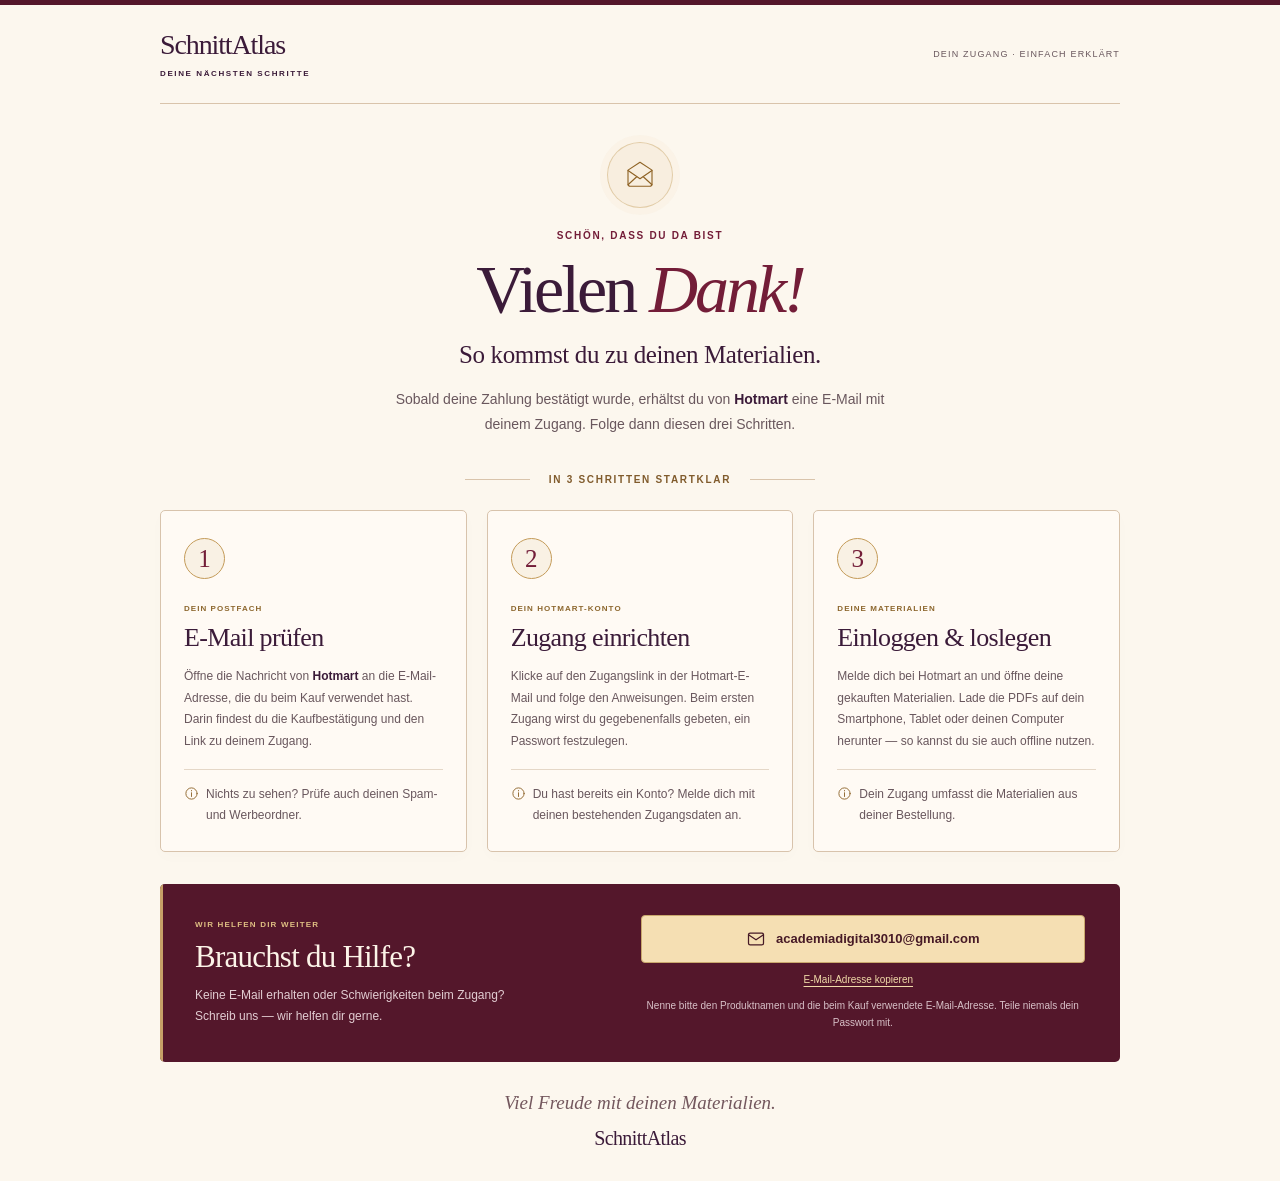
<file: inicio/gracias/index.html>
<!doctype html>
<html lang="de">
<head>
  <meta charset="utf-8">
  <meta name="viewport" content="width=device-width, initial-scale=1">
  <meta name="theme-color" content="#54172b">
  <meta name="robots" content="noindex,nofollow">
  <meta name="description" content="Vielen Dank! In drei einfachen Schritten zu deinen gekauften Materialien: E-Mail prüfen, Zugang einrichten und PDFs öffnen. Mit direktem Support-Kontakt.">
  <title>Vielen Dank — SchnittAtlas</title>
  <link rel="icon" href="assets/favicon.svg" type="image/svg+xml">
  <link rel="stylesheet" href="assets/styles.css">
  <script src="assets/app.js" defer></script>
</head>
<body>
  <a class="skip" href="#inhalt">Zum Inhalt</a>
  <header class="site-header wrap">
    <div class="brand">SchnittAtlas<span>DEINE NÄCHSTEN SCHRITTE</span></div>
    <span class="header-note">DEIN ZUGANG · EINFACH ERKLÄRT</span>
  </header>
  <main id="inhalt">
    <section class="hero wrap" aria-labelledby="danke-title">
      <div class="hero-symbol" aria-hidden="true"><svg viewBox="0 0 48 48" fill="none"><path d="M8 17.5 24 7l16 10.5V36a3 3 0 0 1-3 3H11a3 3 0 0 1-3-3V17.5Z"/><path d="m8 18 16 11 16-11M8 37l12-11m20 11L28 26"/></svg></div>
      <p class="eyebrow">SCHÖN, DASS DU DA BIST</p>
      <h1 id="danke-title">Vielen <em>Dank!</em></h1>
      <p class="hero-lead">So kommst du zu deinen Materialien.</p>
      <p class="hero-copy">Sobald deine Zahlung bestätigt wurde, erhältst du von <strong>Hotmart</strong> eine E-Mail mit deinem Zugang. Folge dann diesen drei Schritten.</p>
    </section>

    <section class="next-steps wrap" aria-labelledby="steps-title">
      <div class="section-heading"><span class="heading-line" aria-hidden="true"></span><h2 id="steps-title">IN 3 SCHRITTEN STARTKLAR</h2><span class="heading-line" aria-hidden="true"></span></div>
      <ol class="step-list">
        <li class="step-card">
          <span class="step-number" aria-hidden="true">1</span>
          <div class="step-content">
            <p class="step-label">DEIN POSTFACH</p>
            <h3>E-Mail prüfen</h3>
            <p>Öffne die Nachricht von <strong>Hotmart</strong> an die E-Mail-Adresse, die du beim Kauf verwendet hast. Darin findest du die Kaufbestätigung und den Link zu deinem Zugang.</p>
            <p class="step-hint"><svg viewBox="0 0 20 20" fill="none" aria-hidden="true"><circle cx="10" cy="10" r="7.5"/><path d="M10 9v5m0-8v.5"/></svg><span>Nichts zu sehen? Prüfe auch deinen Spam- und Werbeordner.</span></p>
          </div>
        </li>
        <li class="step-card">
          <span class="step-number" aria-hidden="true">2</span>
          <div class="step-content">
            <p class="step-label">DEIN HOTMART-KONTO</p>
            <h3>Zugang einrichten</h3>
            <p>Klicke auf den Zugangslink in der Hotmart-E-Mail und folge den Anweisungen. Beim ersten Zugang wirst du gegebenenfalls gebeten, ein Passwort festzulegen.</p>
            <p class="step-hint"><svg viewBox="0 0 20 20" fill="none" aria-hidden="true"><circle cx="10" cy="10" r="7.5"/><path d="M10 9v5m0-8v.5"/></svg><span>Du hast bereits ein Konto? Melde dich mit deinen bestehenden Zugangsdaten an.</span></p>
          </div>
        </li>
        <li class="step-card">
          <span class="step-number" aria-hidden="true">3</span>
          <div class="step-content">
            <p class="step-label">DEINE MATERIALIEN</p>
            <h3>Einloggen & loslegen</h3>
            <p>Melde dich bei Hotmart an und öffne deine gekauften Materialien. Lade die PDFs auf dein Smartphone, Tablet oder deinen Computer herunter — so kannst du sie auch offline nutzen.</p>
            <p class="step-hint"><svg viewBox="0 0 20 20" fill="none" aria-hidden="true"><circle cx="10" cy="10" r="7.5"/><path d="M10 9v5m0-8v.5"/></svg><span>Dein Zugang umfasst die Materialien aus deiner Bestellung.</span></p>
          </div>
        </li>
      </ol>
    </section>

    <section class="support wrap" aria-labelledby="support-title">
      <div class="support-heading">
        <p class="eyebrow">WIR HELFEN DIR WEITER</p>
        <h2 id="support-title">Brauchst du Hilfe?</h2>
        <p>Keine E-Mail erhalten oder Schwierigkeiten beim Zugang?<br class="desktop-break"> Schreib uns — wir helfen dir gerne.</p>
      </div>
      <div class="support-contact">
        <a class="email-link" href="mailto:academiadigital3010@gmail.com" aria-label="Support per E-Mail kontaktieren: academiadigital3010@gmail.com"><svg viewBox="0 0 24 24" fill="none" aria-hidden="true"><rect x="3" y="5" width="18" height="14" rx="2"/><path d="m3 7 9 6 9-6"/></svg><span>academiadigital3010@gmail.com</span></a>
        <div class="copy-row"><button class="copy-email" type="button" hidden>E-Mail-Adresse kopieren</button><span class="copy-status" role="status" aria-live="polite"></span></div>
        <p class="support-note">Nenne bitte den Produktnamen und die beim Kauf verwendete E-Mail-Adresse. Teile niemals dein Passwort mit.</p>
      </div>
    </section>
  </main>
  <footer class="footer wrap"><p>Viel Freude mit deinen Materialien.</p><span>SchnittAtlas</span></footer>
</body>
</html>
</file>
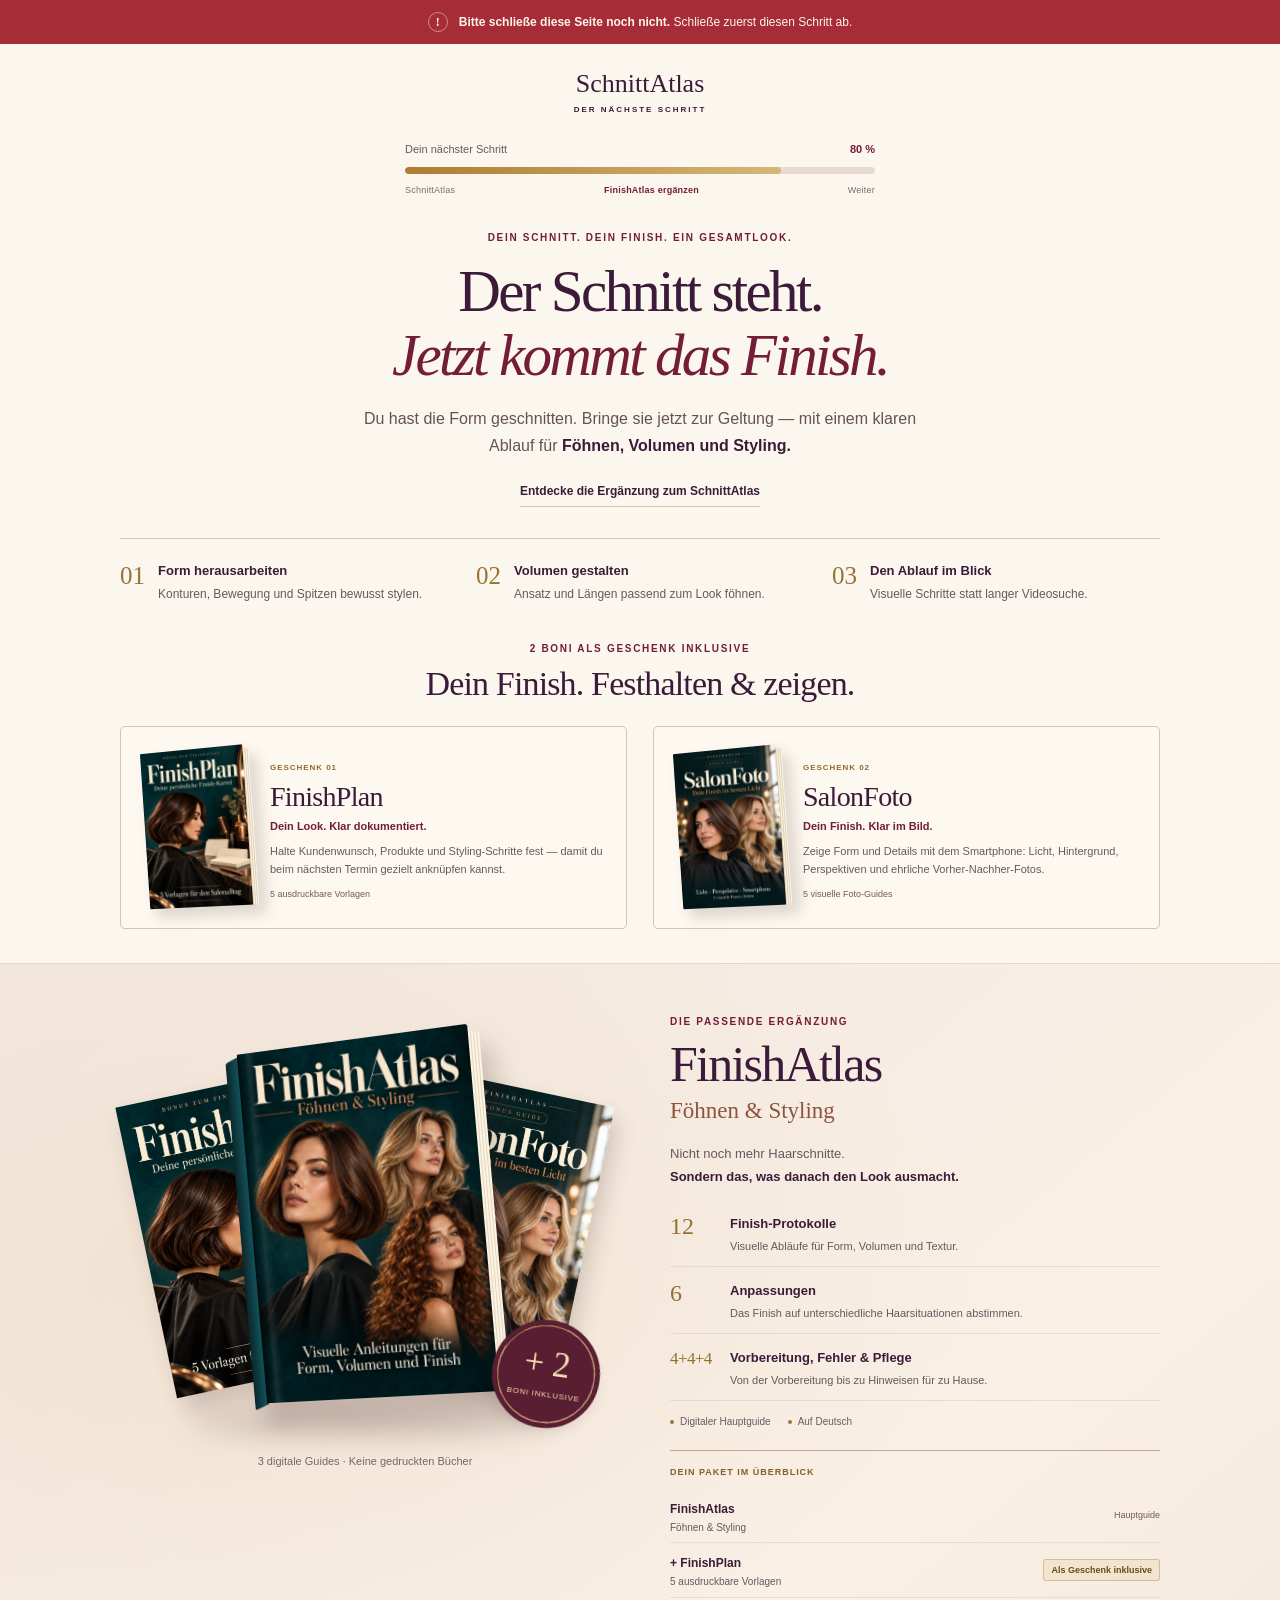
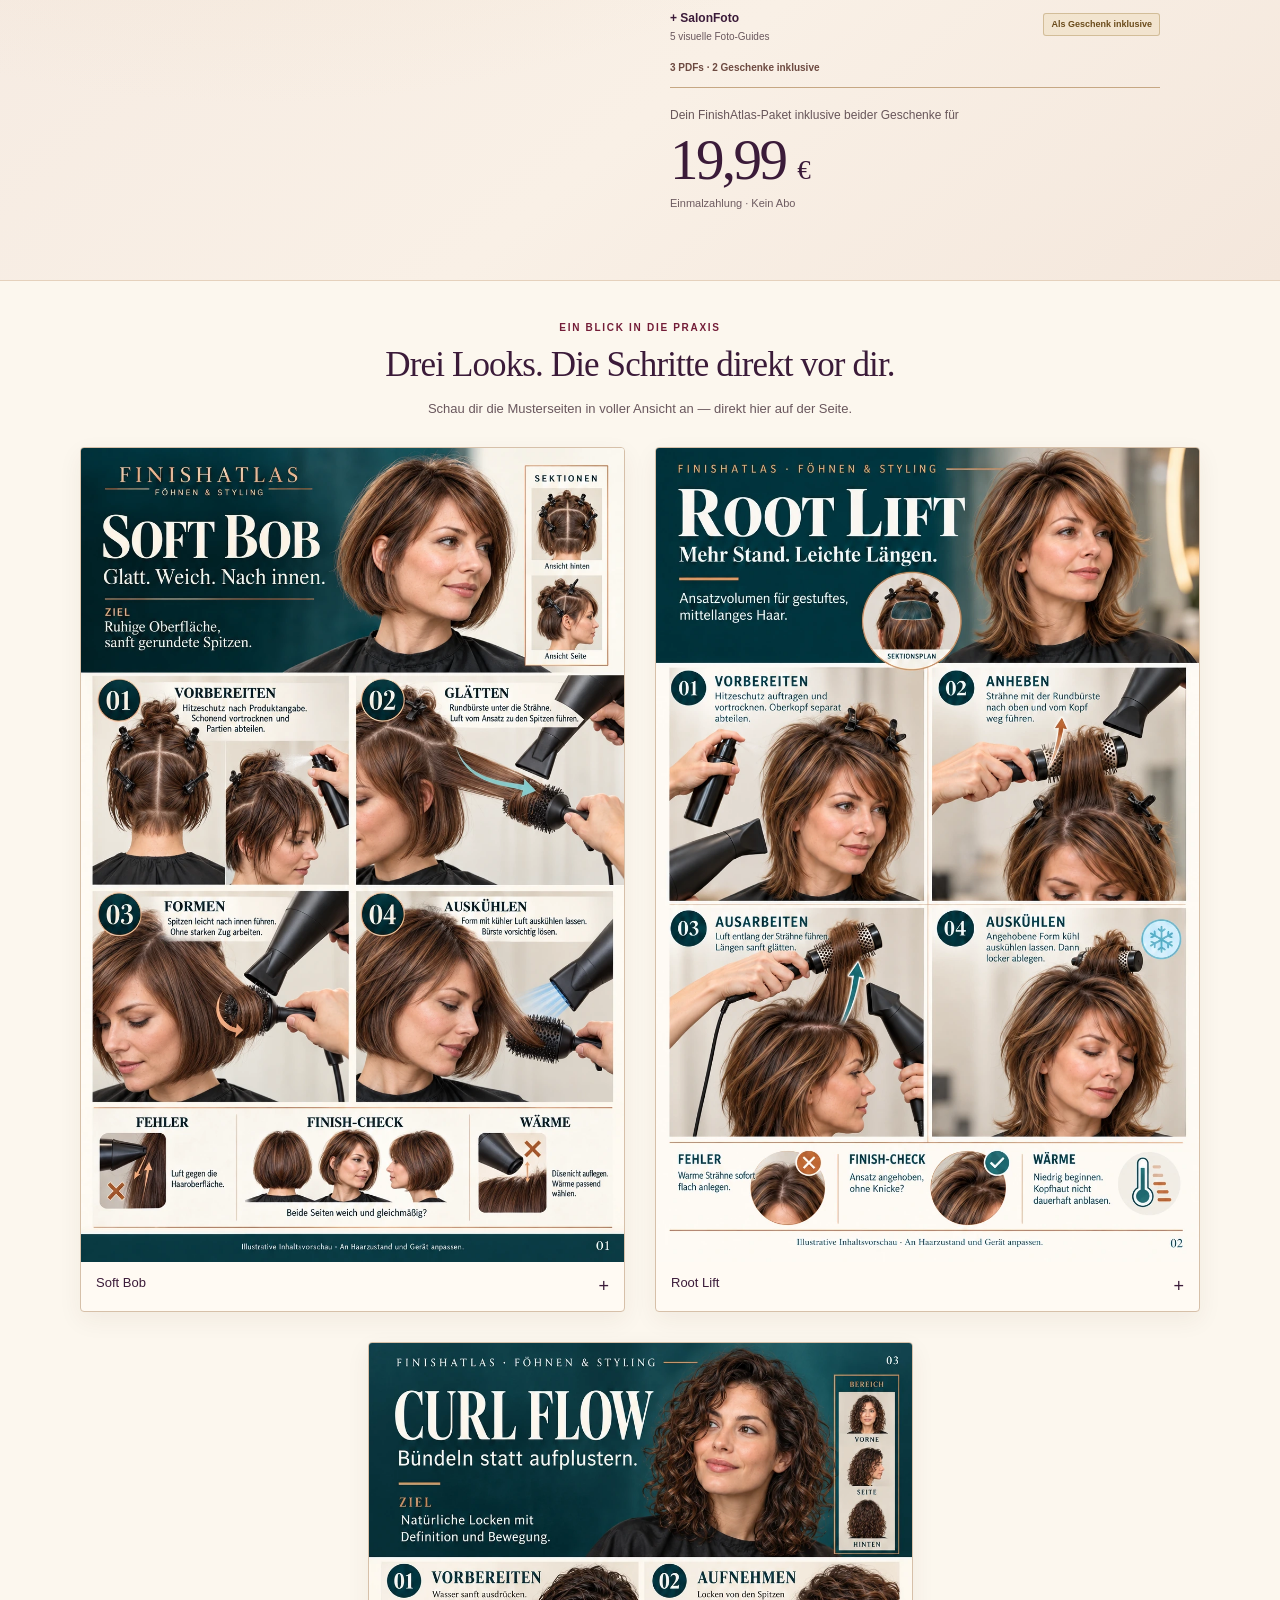
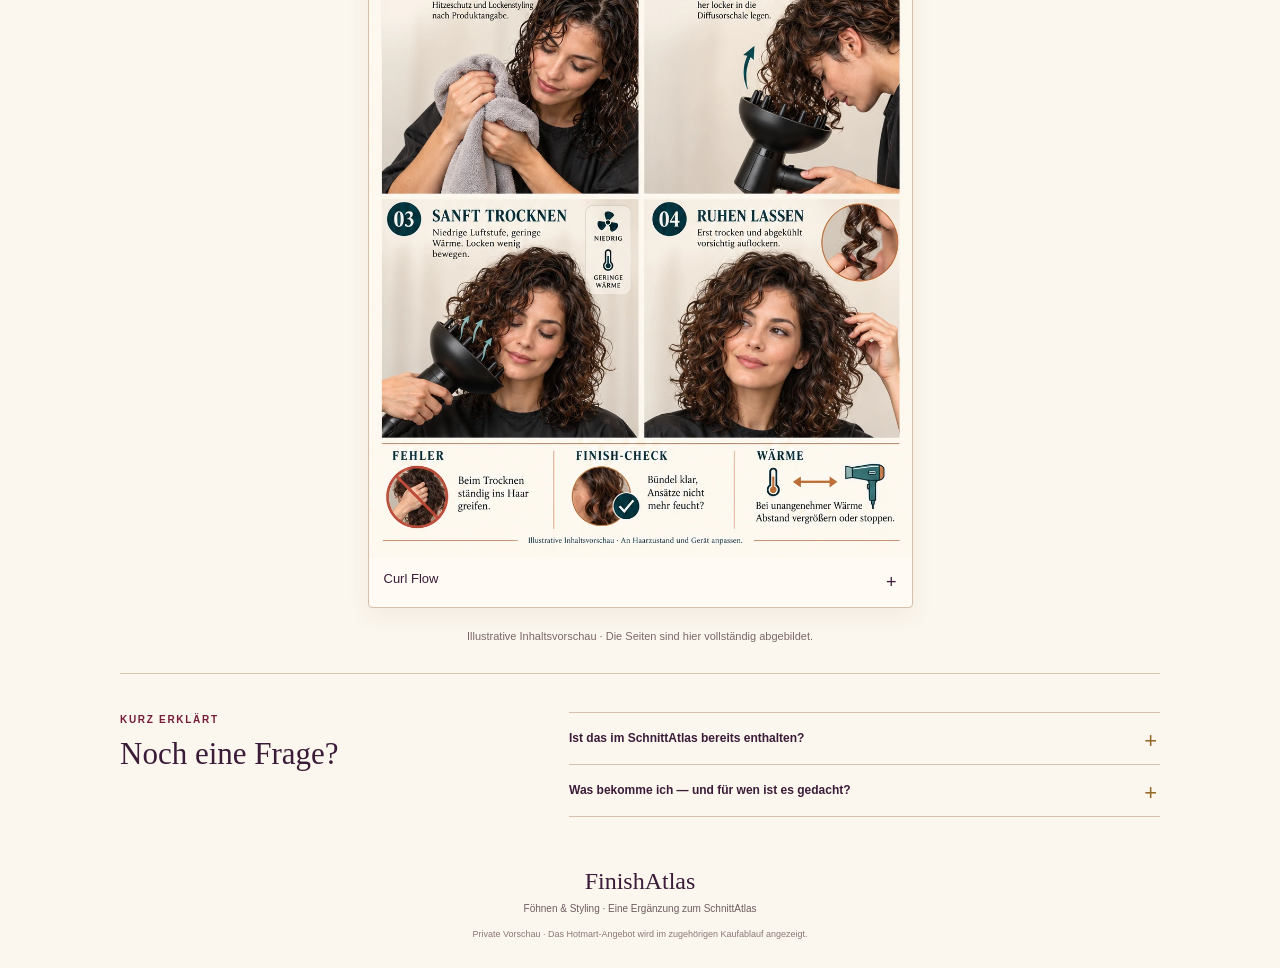
<file: inicio/up1/index.html>
<!doctype html>
<html lang="de">
<head>
  <meta charset="utf-8">
  <meta name="viewport" content="width=device-width,initial-scale=1">
  <meta name="theme-color" content="#54172b">
  <meta name="robots" content="noindex,nofollow">
  <meta name="description" content="Der Schnitt steht. Jetzt kommt das Finish: FinishAtlas ergänzt deinen SchnittAtlas mit visuellen Anleitungen für Föhnen, Form und Volumen.">
  <title>FinishAtlas — Jetzt kommt das Finish</title>
  <link rel="icon" href="assets/favicon.svg" type="image/svg+xml">
  <link rel="stylesheet" href="assets/styles.css">
  <script src="assets/app.js" defer></script>
</head>
<body>
<a class="skip" href="#inhalt">Zum Inhalt</a>
<div class="attention"><span aria-hidden="true">!</span><p><strong>Bitte schließe diese Seite noch nicht.</strong> Schließe zuerst diesen Schritt ab.</p></div>
<main id="inhalt">
  <header class="hero wrap">
    <div class="brand">SchnittAtlas <span>DER NÄCHSTE SCHRITT</span></div>
    <div class="funnel" aria-label="Dein Schritt im Angebotsablauf">
      <div class="funnel-label"><span>Dein nächster Schritt</span><strong>80 %</strong></div>
      <!-- Fester Angebotsfortschritt, kein Netzwerk- oder Zugangs-Ladestatus. -->
      <div class="progress" role="progressbar" aria-label="Fortschritt im Angebotsablauf" aria-valuemin="0" aria-valuemax="100" aria-valuenow="80" aria-valuetext="Zusatzangebot auswählen. Kein technischer Ladestatus."><span></span></div>
      <div class="steps"><span>SchnittAtlas</span><strong>FinishAtlas ergänzen</strong><span>Weiter</span></div>
    </div>
    <p class="eyebrow">DEIN SCHNITT. DEIN FINISH. EIN GESAMTLOOK.</p>
    <h1>Der Schnitt steht.<br><em>Jetzt kommt das Finish.</em></h1>
    <p class="hero-copy">Du hast die Form geschnitten. Bringe sie jetzt zur Geltung — mit einem klaren Ablauf für <strong>Föhnen, Volumen und Styling.</strong></p>
    <a class="text-link" href="#angebot">Entdecke die Ergänzung zum SchnittAtlas</a>
  </header>

  <section class="benefits wrap" aria-label="Was FinishAtlas ergänzt">
    <div><span class="benefit-nr">01</span><p><strong>Form herausarbeiten</strong><span>Konturen, Bewegung und Spitzen bewusst stylen.</span></p></div>
    <div><span class="benefit-nr">02</span><p><strong>Volumen gestalten</strong><span>Ansatz und Längen passend zum Look föhnen.</span></p></div>
    <div><span class="benefit-nr">03</span><p><strong>Den Ablauf im Blick</strong><span>Visuelle Schritte statt langer Videosuche.</span></p></div>
  </section>

  <section class="bonus-section wrap" aria-labelledby="bonus-title">
    <div class="bonus-heading"><p class="eyebrow">2 BONI ALS GESCHENK INKLUSIVE</p><h2 id="bonus-title">Dein Finish. Festhalten & zeigen.</h2></div>
    <div class="bonus-grid">
      <article class="bonus-card">
        <div class="bonus-book"><img src="assets/finishplan-cover.webp" alt="FinishPlan – Vorlagen für deinen Salonalltag" width="1024" height="1536" loading="lazy"></div>
        <div class="bonus-copy"><span class="bonus-label">GESCHENK 01</span><h3>FinishPlan</h3><p class="bonus-subtitle">Dein Look. Klar dokumentiert.</p><p>Halte Kundenwunsch, Produkte und Styling-Schritte fest — damit du beim nächsten Termin gezielt anknüpfen kannst.</p><span class="bonus-meta">5 ausdruckbare Vorlagen</span></div>
      </article>
      <article class="bonus-card">
        <div class="bonus-book"><img src="assets/salonfoto-cover.webp" alt="SalonFoto – Deinen Finish-Look mit dem Smartphone fotografieren" width="1024" height="1536" loading="lazy"></div>
        <div class="bonus-copy"><span class="bonus-label">GESCHENK 02</span><h3>SalonFoto</h3><p class="bonus-subtitle">Dein Finish. Klar im Bild.</p><p>Zeige Form und Details mit dem Smartphone: Licht, Hintergrund, Perspektiven und ehrliche Vorher-Nachher-Fotos.</p><span class="bonus-meta">5 visuelle Foto-Guides</span></div>
      </article>
    </div>
  </section>

  <section class="offer-section" id="angebot" aria-labelledby="offer-title">
    <div class="offer wrap">
      <div class="offer-visual">
        <div class="mockup with-bonuses" role="img" aria-label="Das digitale Paket: FinishAtlas mit den beiden Geschenk-Guides FinishPlan und SalonFoto als Buchvisualisierung. Keine gedruckten Bücher.">
          <div class="mockup-halo"></div>
          <img class="sheet sheet-left" src="assets/finishplan-cover.webp" alt="" width="1024" height="1536">
          <img class="sheet sheet-right" src="assets/salonfoto-cover.webp" alt="" width="1024" height="1536">
          <div class="book"><div class="book-pages"></div><div class="book-spine"></div><img src="assets/finishatlas-cover-no-count.webp" alt="" width="1024" height="1536" fetchpriority="high"></div>
          <div class="seal"><b>+ 2</b><span>BONI INKLUSIVE</span></div>
        </div>
        <p class="visual-caption">3 digitale Guides · Keine gedruckten Bücher</p>

      </div>
      <div class="offer-copy">
        <p class="eyebrow">DIE PASSENDE ERGÄNZUNG</p>
        <h2 id="offer-title">FinishAtlas</h2>
        <p class="subtitle">Föhnen & Styling</p>
        <p class="offer-intro">Nicht noch mehr Haarschnitte.<br><strong>Sondern das, was danach den Look ausmacht.</strong></p>
        <ul class="contents">
          <li><span>12</span><div><strong>Finish-Protokolle</strong><p>Visuelle Abläufe für Form, Volumen und Textur.</p></div></li>
          <li><span>6</span><div><strong>Anpassungen</strong><p>Das Finish auf unterschiedliche Haarsituationen abstimmen.</p></div></li>
          <li><span>4+4+4</span><div><strong>Vorbereitung, Fehler & Pflege</strong><p>Von der Vorbereitung bis zu Hinweisen für zu Hause.</p></div></li>
        </ul>
        <p class="format-line"><span>Digitaler Hauptguide</span><span>Auf Deutsch</span></p>
        <div class="offer-stack" aria-label="Dein vollständiges FinishAtlas-Paket">
          <p class="stack-heading">DEIN PAKET IM ÜBERBLICK</p>
          <ul>
            <li><span><strong>FinishAtlas</strong><small>Föhnen & Styling</small></span><span class="stack-main">Hauptguide</span></li>
            <li><span><strong>+ FinishPlan</strong><small>5 ausdruckbare Vorlagen</small></span><span class="gift-tag">Als Geschenk inklusive</span></li>
            <li><span><strong>+ SalonFoto</strong><small>5 visuelle Foto-Guides</small></span><span class="gift-tag">Als Geschenk inklusive</span></li>
          </ul>
          <p class="stack-total">3 PDFs · 2 Geschenke inklusive</p>
        </div>
        <div class="price-block">
          <p class="price-caption">Dein FinishAtlas-Paket inklusive beider Geschenke für</p>
          <!-- PRECIO EDITABLE / PREIS ANPASSEN: confirmar precio final e impuestos en Hotmart. -->
          <p class="price" data-price>19,99 <span>€</span></p>
          <p class="payment-note">Einmalzahlung · Kein Abo</p>
        </div>
        <div id="hotmart-slot" class="hotmart-embed" aria-label="Hotmart-Angebot">
          <!-- HOTMART - Sales Funnel Widget -->
          <!--- sales funnel container --->
          <div id="hotmart-sales-funnel"></div>

          <!--- script load and setup --->
          <script src="https://checkout.hotmart.com/lib/hotmart-checkout-elements.js"></script>
          <script>
            checkoutElements.init('salesFunnel').mount('#hotmart-sales-funnel')
          </script>
          <!-- HOTMART - Sales Funnel Widget -->
          <noscript><p class="hotmart-noscript">Bitte aktiviere JavaScript, damit das Hotmart-Angebot angezeigt werden kann.</p></noscript>
        </div>
      </div>
    </div>
  </section>

  <section class="samples-section wrap" aria-labelledby="samples-title">
    <div class="samples-heading"><p class="eyebrow">EIN BLICK IN DIE PRAXIS</p><h2 id="samples-title">Drei Looks. Die Schritte direkt vor dir.</h2><p>Schau dir die Musterseiten in voller Ansicht an — direkt hier auf der Seite.</p></div>
        <div class="preview-row preview-row-large" aria-label="Drei illustrative Musterseiten">
          <button class="preview" data-image="assets/soft-bob.webp" data-title="Soft Bob" aria-label="Musterseite Soft Bob optional vergrößern"><img src="assets/soft-bob.webp" width="1024" height="1536" loading="lazy" alt="Musterseite Soft Bob"><span>Soft Bob <b aria-hidden="true">+</b></span></button>
          <button class="preview" data-image="assets/root-lift.webp" data-title="Root Lift" aria-label="Musterseite Root Lift optional vergrößern"><img src="assets/root-lift.webp" width="1024" height="1536" loading="lazy" alt="Musterseite Root Lift"><span>Root Lift <b aria-hidden="true">+</b></span></button>
          <button class="preview" data-image="assets/curl-flow.webp" data-title="Curl Flow" aria-label="Musterseite Curl Flow optional vergrößern"><img src="assets/curl-flow.webp" width="1024" height="1536" loading="lazy" alt="Musterseite Curl Flow"><span>Curl Flow <b aria-hidden="true">+</b></span></button>
        </div>
        <p class="preview-note">Illustrative Inhaltsvorschau · Die Seiten sind hier vollständig abgebildet.</p>
  </section>

  <section class="faq wrap" aria-labelledby="faq-title">
    <div class="faq-heading"><p class="eyebrow">KURZ ERKLÄRT</p><h2 id="faq-title">Noch eine Frage?</h2></div>
    <div class="faq-items">
      <details><summary>Ist das im SchnittAtlas bereits enthalten?</summary><p>FinishAtlas ist eine separate Ergänzung. SchnittAtlas konzentriert sich auf den Schnitt; hier geht es um Föhnen, Formgebung und das abschließende Styling.</p></details>
      <details><summary>Was bekomme ich — und für wen ist es gedacht?</summary><p>Drei deutsche PDFs: FinishAtlas für Föhnen & Styling, FinishPlan mit ausdruckbaren Vorlagen und SalonFoto mit visuellen Foto-Guides. Beide Boni sind als Geschenk inklusive. Für Friseurinnen und Friseure sowie Auszubildende unter Anleitung. Die visuellen Referenzen ersetzen keine praktische Schulung; passe die Anwendung an Haarzustand und Gerät an.</p></details>
    </div>
  </section>
</main>
<footer class="footer wrap"><span class="footer-brand">FinishAtlas</span><p>Föhnen & Styling · Eine Ergänzung zum SchnittAtlas</p><small>Private Vorschau · Das Hotmart-Angebot wird im zugehörigen Kaufablauf angezeigt.</small>
<!-- ANTES DE PUBLICAR: añadir datos legales y enlaces reales de Impressum, Datenschutz y condiciones del vendedor. No inventar datos ni garantías. -->
</footer>
<dialog class="lightbox" aria-labelledby="preview-title"><div class="lightbox-top"><h2 id="preview-title">Musterseite</h2><button class="close-preview" type="button" aria-label="Vorschau schließen">Schließen <span aria-hidden="true">×</span></button></div><img class="lightbox-image" src="assets/soft-bob.webp" alt=""><p>Illustrative Inhaltsvorschau · An Haarzustand und Gerät anpassen.</p></dialog>
</body>
</html>
</file>
<file: inicio/assets/style.css>
/* Variables de Color — Atlas Visual de Cortes Femeninos */

    :root {

      --primary: #3B1B39;         /* Berenjena profundo */

      --primary-soft: #4A2348;    /* Berenjena algo más claro */

      --secondary: #C9962C;       /* Dorado */

      --secondary-light: #E3BE72; /* Dorado claro */

      --secondary-rgb: 201, 150, 44;

      --pink: #E01C82;            /* Magenta / rosa fuerte */

      --pink-rgb: 224, 28, 130;

      --black: #241124;

      --white: #FFFFFF;

      --cream: #FDF8F1;           /* Marfil cálido */

      --paper: #FFFFFF;

      --dark-gray: #4A3D49;

      --muted: #8C7C89;

      --border-soft: rgba(59,27,57,0.08);

      --shadow: 0 14px 40px -20px rgba(36,17,36,0.28);

      --shadow-lift: 0 20px 55px -18px rgba(201,150,44,0.30);

      --transition: all 0.4s cubic-bezier(.4,0,.2,1);

    }



    #landing-mapa-visual * {

      margin: 0;

      padding: 0;

      box-sizing: border-box;

      font-family: 'Inter', sans-serif;

    }



    #landing-mapa-visual {

      color: var(--dark-gray);

      background-color: var(--cream);

      overflow-x: hidden;

      font-size: 16px;

      line-height: 1.65;

      -webkit-font-smoothing: antialiased;

    }



    #landing-mapa-visual .container { max-width: 640px; margin: 0 auto; }

    #landing-mapa-visual .container-large { max-width: 920px; margin: 0 auto; }

    #landing-mapa-visual section { padding: 64px 22px; position: relative; }



    #landing-mapa-visual h1, #landing-mapa-visual h2 {

      font-family: 'Poppins', sans-serif;

      color: var(--primary);

      letter-spacing: -0.01em;

      font-weight: 700;

    }

    #landing-mapa-visual h3, #landing-mapa-visual h4 {

      font-family: 'Inter', sans-serif;

      color: var(--primary);

      letter-spacing: -0.005em;

      font-weight: 700;

    }

    #landing-mapa-visual h2 {

      font-size: 30px;

      text-align: center;

      margin-bottom: 14px;

      font-weight: 800;

      line-height: 1.22;

    }



    #landing-mapa-visual .eyebrow {

      display: inline-flex;

      align-items: center;

      gap: 8px;

      font-family: 'Inter', sans-serif;

      font-size: 11px;

      font-weight: 800;

      letter-spacing: 0.16em;

      text-transform: uppercase;

      color: var(--pink);

      margin-bottom: 14px;

    }

    #landing-mapa-visual .eyebrow::before {

      content: '';

      width: 20px;

      height: 1px;

      background: var(--pink);

      display: inline-block;

    }

    #landing-mapa-visual .eyebrow.center { justify-content: center; }

    #landing-mapa-visual .eyebrow.on-dark { color: var(--secondary-light); }

    #landing-mapa-visual .eyebrow.on-dark::before { background: var(--secondary-light); }



    /* Divisor dorado con punto — firma visual del Atlas */

    #landing-mapa-visual .section-divider {

      display: flex;

      align-items: center;

      justify-content: center;

      gap: 9px;

      margin: 0 0 28px;

    }

    #landing-mapa-visual .section-divider .line {

      width: 38px;

      height: 1px;

      background: linear-gradient(90deg, transparent, var(--secondary));

    }

    #landing-mapa-visual .section-divider .line.right {

      background: linear-gradient(90deg, var(--secondary), transparent);

    }

    #landing-mapa-visual .section-divider .dot {

      width: 6px;

      height: 6px;

      border-radius: 50%;

      background: var(--secondary);

      flex-shrink: 0;

    }

    #landing-mapa-visual .section-divider.on-dark .line { background: linear-gradient(90deg, transparent, var(--secondary-light)); }

    #landing-mapa-visual .section-divider.on-dark .line.right { background: linear-gradient(90deg, var(--secondary-light), transparent); }

    #landing-mapa-visual .section-divider.on-dark .dot { background: var(--secondary-light); }



    /* Reveal on scroll */

    #landing-mapa-visual .reveal { opacity: 0; transform: translateY(18px); transition: opacity .8s ease, transform .8s ease; }

    #landing-mapa-visual .reveal.is-visible { opacity: 1; transform: translateY(0); }



    /* HERO SECTION */

    #landing-mapa-visual .hero {

      text-align: center;

      background:

        radial-gradient(ellipse 100% 60% at 50% -12%, rgba(var(--secondary-rgb),0.22) 0%, transparent 60%),

        radial-gradient(ellipse 70% 55% at 100% 105%, rgba(59,27,57,0.10) 0%, transparent 60%),

        repeating-linear-gradient(135deg, rgba(var(--secondary-rgb),0.045) 0px, rgba(var(--secondary-rgb),0.045) 1px, transparent 1px, transparent 24px),

        linear-gradient(180deg, #FCF7EC 0%, var(--cream) 35%, #E9DCE6 100%);

      box-shadow: inset 0 0 140px rgba(36,17,36,0.06);

      padding: 28px 20px 48px !important;

      border-bottom: 1px solid var(--border-soft);

    }

    #landing-mapa-visual .hero h1 {

      font-size: 29px;

      font-weight: 900;

      margin-bottom: 14px;

      line-height: 1.22;

      color: var(--black);

    }

    #landing-mapa-visual .hero h1 span { color: var(--pink); font-style: italic; }

    #landing-mapa-visual .hero p.subtext {

      font-size: 16px;

      margin-bottom: 28px;

      font-weight: 400;

      color: var(--dark-gray);

      max-width: 420px;

      margin-left: auto;

      margin-right: auto;

    }

    #landing-mapa-visual .hero-image {

      margin: 0 auto 28px;

      box-shadow: var(--shadow);

      border-radius: 24px;

      overflow: hidden;

      max-width: 380px;

      border: 1px solid var(--border-soft);

    }

    #landing-mapa-visual .hero-image img { width: 100%; display: block; transition: var(--transition); }

    #landing-mapa-visual .hero-image img:hover { transform: scale(1.03); }



    /* Placeholder de imagen — reemplazar por <img src="tu-imagen.jpg" alt="..."> */

    #landing-mapa-visual .img-ph {

      width: 100%;

      aspect-ratio: 4/5;

      display: flex;

      align-items: center;

      justify-content: center;

      text-align: center;

      padding: 16px;

      background: linear-gradient(155deg, rgba(var(--secondary-rgb),0.18), rgba(var(--pink-rgb),0.08));

      border: 1.5px dashed rgba(var(--secondary-rgb),0.6);

    }

    #landing-mapa-visual .img-ph span {

      font-family: 'Inter', sans-serif;

      font-size: 10.5px;

      letter-spacing: 0.06em;

      text-transform: uppercase;

      color: var(--primary);

      font-weight: 700;

      line-height: 1.6;

    }

    #landing-mapa-visual .img-ph.ph-square { aspect-ratio: 1/1; }

    #landing-mapa-visual .img-ph.ph-wide { aspect-ratio: 16/10; }



    #landing-mapa-visual .trust-line {

      text-align: center;

      font-size: 12.5px;

      font-weight: 700;

      margin-top: 14px;

      letter-spacing: 0.04em;

      color: var(--muted);

      text-transform: uppercase;

    }

    #landing-mapa-visual .trust-line .dot { margin: 0 8px; opacity: .5; }



    /* GARANTIA */

    #landing-mapa-visual .guarantee-badge {

      display: flex;

      align-items: center;

      justify-content: center;

      background-color: var(--paper);

      border: 1px solid rgba(var(--secondary-rgb),0.45);

      border-radius: 22px;

      padding: 30px 26px;

      margin: 18px auto 0;

      max-width: 440px;

      gap: 14px;

      text-align: center;

      box-shadow: var(--shadow);

    }

    #landing-mapa-visual .guarantee-icon-circle {

      width: 68px; height: 68px; border-radius: 50%;

      background: var(--primary);

      display: flex; align-items: center; justify-content: center;

      margin: 0 auto 16px;

      box-shadow: 0 10px 24px -8px rgba(59,27,57,0.4);

    }

    #landing-mapa-visual .guarantee-icon-circle i { color: var(--secondary-light); font-size: 28px; }



    /* LISTAS DOLORES Y BENEFICIOS */

    #landing-mapa-visual .dark-section { background: linear-gradient(180deg, var(--primary) 0%, var(--primary-soft) 100%); }

    #landing-mapa-visual .dark-section h2 { color: var(--white); }



    #landing-mapa-visual .checklist-box {

      background: var(--paper);

      padding: 30px 26px;

      border-radius: 22px;

      box-shadow: var(--shadow);

      margin-bottom: 20px;

      border: 1px solid var(--border-soft);

      border-left: 3px solid var(--secondary);

    }

    #landing-mapa-visual .checklist-item {

      display: flex;

      align-items: flex-start;

      margin-bottom: 17px;

      font-size: 15px;

      font-weight: 500;

      color: var(--dark-gray);

    }

    #landing-mapa-visual .checklist-item:last-child { margin-bottom: 0; }

    #landing-mapa-visual .emoji-icon {

      margin-right: 13px;

      font-size: 17px;

      font-weight: 800;

      flex-shrink: 0;

      margin-top: 1px;

    }

    #landing-mapa-visual .emoji-icon.pain { color: var(--pink); }

    #landing-mapa-visual .emoji-icon.win { color: var(--secondary); }



    /* BOTONES */

    #landing-mapa-visual .cta-button {

      position: relative;

      background: linear-gradient(180deg, var(--secondary-light) 0%, var(--secondary) 55%, #B3822F 100%);

      color: #2A1804;

      border: 1px solid rgba(255,255,255,0.35);

      padding: 18px 22px;

      font-size: 15px;

      font-family: 'Inter', sans-serif;

      font-weight: 700;

      letter-spacing: 0.04em;

      text-transform: uppercase;

      border-radius: 12px;

      cursor: pointer;

      box-shadow: 0 12px 28px -10px rgba(var(--secondary-rgb), 0.5), inset 0 1px 0 rgba(255,255,255,0.4);

      display: block;

      margin: 24px auto;

      width: 100%;

      max-width: 400px;

      text-decoration: none;

      text-align: center;

      transition: var(--transition);

      animation: ctaPulse 2.2s ease-in-out infinite;

    }

    @keyframes ctaPulse {

      0%, 100% { transform: scale(1); box-shadow: 0 12px 28px -10px rgba(var(--secondary-rgb), 0.5), inset 0 1px 0 rgba(255,255,255,0.4), 0 0 0 0 rgba(var(--secondary-rgb), 0.45); }

      50% { transform: scale(1.025); box-shadow: 0 12px 28px -10px rgba(var(--secondary-rgb), 0.5), inset 0 1px 0 rgba(255,255,255,0.4), 0 0 0 12px rgba(var(--secondary-rgb), 0); }

    }

    #landing-mapa-visual .cta-button:hover {

      transform: translateY(-2px);

      box-shadow: 0 18px 36px -10px rgba(var(--secondary-rgb), 0.6), inset 0 1px 0 rgba(255,255,255,0.5);

      filter: brightness(1.04);

      animation-play-state: paused;

    }

    #landing-mapa-visual .cta-button .arrow { margin-left: 6px; }



    /* OFERTA Y PRECIO */

    #landing-mapa-visual .offer-box {

      background:

        radial-gradient(ellipse at top left, rgba(var(--secondary-rgb),0.28) 0%, transparent 55%),

        var(--primary);

      border-radius: 24px;

      padding: 38px 26px;

      margin: 28px auto;

      border: 1px solid rgba(var(--secondary-rgb),0.55);

      text-align: center;

      color: var(--white);

      box-shadow: var(--shadow-lift);

    }

    #landing-mapa-visual .price-old {

      font-size: 16px; text-decoration: line-through; color: #B49AB2;

      margin-bottom: 6px; font-weight: 500; text-transform: uppercase; letter-spacing: 0.04em;

    }

    #landing-mapa-visual .price-label {

      font-size: 12px; font-weight: 800; letter-spacing: 0.1em; text-transform: uppercase;

      color: var(--secondary-light); margin-bottom: 6px;

    }

    #landing-mapa-visual .price-new {

      font-size: 52px; font-weight: 900; color: var(--secondary-light);

      line-height: 1; margin-bottom: 12px; font-family: 'Playfair Display', serif;

    }

    #landing-mapa-visual .price-note { font-size: 12px; font-weight: 700; letter-spacing: 0.08em; color: #D8C5D6; }

    #landing-mapa-visual .tags-container { display: flex; flex-wrap: wrap; justify-content: center; gap: 9px; margin-bottom: 24px; }

    #landing-mapa-visual .mini-tag {

      background: rgba(255,255,255,0.09); border: 1px solid rgba(255,255,255,0.14);

      color: var(--white); padding: 7px 14px; border-radius: 50px; font-size: 12px; font-weight: 600;

    }



    /* URGENCY TIMER BOX */

    #landing-mapa-visual .urgency-box {

      width: 100%; max-width: 460px; margin: 24px auto; padding: 28px 24px;

      border: 2px solid var(--secondary); border-radius: 22px;

      background: linear-gradient(160deg, #FFFBF2 0%, #FDF2DC 100%);

      text-align: center; box-shadow: 0 0 0 6px rgba(var(--secondary-rgb),0.12), 0 25px 60px -15px rgba(0,0,0,0.5);

    }

    #landing-mapa-visual .urgency-title { font-family: 'Inter', sans-serif; font-size: 20px; font-weight: 800; margin-bottom: 8px; line-height: 1.35; color: var(--pink); }

    #landing-mapa-visual .urgency-text { font-size: 13.5px; color: var(--dark-gray); margin: 0 auto 4px; max-width: 340px; }

    #landing-mapa-visual .urgency-subtext { font-size: 12px; color: var(--secondary); font-weight: 800; text-transform: uppercase; letter-spacing: 0.08em; margin-bottom: 14px; display: block; }

    #landing-mapa-visual .time-box {

      width: 84px; height: 74px; border-radius: 14px; background: var(--primary);

      border: 1px solid rgba(var(--secondary-rgb),0.5); display: inline-flex; flex-direction: column;
      justify-content: center; align-items: center; margin: 0 6px;

    }

    #landing-mapa-visual .time-number { font-family: 'Playfair Display', serif; font-size: 30px; font-weight: 800; line-height: 1; color: var(--secondary-light); }

    #landing-mapa-visual .time-label { font-size: 9.5px; font-weight: 800; letter-spacing: 0.1em; margin-top: 5px; color: var(--secondary-light); }



    /* BONOS SECTION */

    #landing-mapa-visual .bonus-card {

      background: var(--paper);

      border-radius: 16px;

      padding: 16px 18px;

      margin-bottom: 14px;

      box-shadow: var(--shadow);

      display: flex;

      flex-direction: row;

      align-items: center;

      text-align: left;

      border: 1px solid rgba(var(--secondary-rgb),0.28);

      transition: var(--transition);

      gap: 14px;

    }

    #landing-mapa-visual .bonus-card:hover { transform: translateY(-3px); }

    #landing-mapa-visual .bonus-card .img-ph { width: 92px; height: 92px; max-width: 92px; flex-shrink: 0; border-radius: 14px; margin-bottom: 0; aspect-ratio: 1/1; }

    #landing-mapa-visual .bonus-card .img-ph span { display: none; }

    #landing-mapa-visual .bonus-card-text { flex: 1; min-width: 0; }

    #landing-mapa-visual .bonus-tag { font-size: 10px; font-weight: 800; letter-spacing: 0.09em; text-transform: uppercase; color: var(--pink); margin-bottom: 3px; display: block; }

    #landing-mapa-visual .bonus-card h3 { font-size: 15px; margin-bottom: 4px; font-weight: 800; line-height: 1.25; }

    #landing-mapa-visual .bonus-card p { font-size: 13px; margin-bottom: 8px; color: var(--dark-gray); line-height: 1.4; }

    #landing-mapa-visual .bonus-price { background: transparent; color: var(--primary); padding: 4px 12px; border-radius: 50px; font-size: 11px; font-weight: 700; letter-spacing: 0.02em; border: 1px solid rgba(var(--secondary-rgb),0.4); display: inline-block; }

    #landing-mapa-visual .bonus-price span { text-decoration: line-through; color: var(--muted); margin-right: 5px; font-weight: 500;}

    #landing-mapa-visual .bonus-price strong { color: #A5751E; }



    /* TESTIMONIOS */

    #landing-mapa-visual .testimonio-card {

      background: var(--paper); border-radius: 22px; padding: 26px; margin-bottom: 16px;
      box-shadow: var(--shadow); border: 1px solid var(--border-soft); position: relative;

    }

    #landing-mapa-visual .quote-mark { font-family: 'Playfair Display', serif; font-size: 40px; color: rgba(var(--pink-rgb),0.4); line-height: 1; margin-bottom: 4px; display: block; }

    #landing-mapa-visual .stars { color: var(--secondary); font-size: 15px; margin-bottom: 12px; letter-spacing: 3px;}

    #landing-mapa-visual .testimonio-card p {

      font-family: 'Inter', sans-serif; font-style: italic; font-weight: 500; font-size: 15.5px;
      margin-bottom: 16px; color: var(--primary); line-height: 1.6;

    }

    #landing-mapa-visual .testimonio-card strong { font-size: 12px; text-transform: uppercase; letter-spacing: 0.06em; color: var(--muted); font-weight: 700; }

    /* Carrusel horizontal automático de testimonios */

    #landing-mapa-visual .testimonio-marquee {

      width: calc(100% + 44px);

      margin: 0 -22px;

      overflow: hidden;

      -webkit-mask-image: linear-gradient(to right, transparent, black 6%, black 94%, transparent);

      mask-image: linear-gradient(to right, transparent, black 6%, black 94%, transparent);

    }

    #landing-mapa-visual .testimonio-track {

      display: flex;

      gap: 18px;

      width: max-content;

      animation: marqueeMove 32s linear infinite;

    }

    #landing-mapa-visual .testimonio-marquee:hover .testimonio-track { animation-play-state: paused; }

    #landing-mapa-visual .testimonio-track .testimonio-card {

      width: 300px;

      flex-shrink: 0;

      margin-bottom: 0;

    }



    /* RESUMEN LISTA */

    #landing-mapa-visual .summary-list { background: var(--paper); padding: 24px; border-radius: 20px; box-shadow: var(--shadow); margin-bottom: 26px; border: 1px solid var(--border-soft); }

    #landing-mapa-visual .summary-list li { display: flex; justify-content: space-between; padding: 11px 0; border-bottom: 1px solid var(--border-soft); font-size: 14px; font-weight: 500; }

    #landing-mapa-visual .summary-list li:last-child { border-bottom: none; }

    #landing-mapa-visual .free-tag { color: var(--pink); font-weight: 800;}



    /* FAQ SECTION */

    #landing-mapa-visual .faq-item { margin-bottom: 14px; border-radius: 16px; overflow: hidden; box-shadow: var(--shadow); border: 1px solid var(--border-soft); background: var(--paper); }

    #landing-mapa-visual .faq-question { padding: 20px 22px; font-weight: 700; font-size: 15px; cursor: pointer; display: flex; justify-content: space-between; align-items: center; color: var(--primary); gap: 14px; }

    #landing-mapa-visual .faq-question::after {

      content: '\f078'; font-family: 'Font Awesome 6 Free'; font-weight: 900; font-size: 12px;
      color: var(--secondary); transition: transform 0.35s ease; flex-shrink: 0;

    }

    #landing-mapa-visual .faq-question.active::after { transform: rotate(180deg); }

    #landing-mapa-visual .faq-answer { max-height: 0; overflow: hidden; transition: max-height 0.4s ease-out; background: var(--cream); }

    #landing-mapa-visual .faq-answer-content { padding: 4px 22px 20px; font-size: 14px; color: var(--dark-gray); border-top: 1px solid var(--border-soft); padding-top: 16px; }



    /* FOOTER */

    #landing-mapa-visual footer { background: var(--primary); color: #C7B4C5; text-align: center; padding: 36px 20px; font-size: 12.5px; }

    #landing-mapa-visual footer p:first-child { font-family: 'Playfair Display', serif; color: var(--secondary-light); font-size: 16px; font-weight: 800; margin-bottom: 6px; }



    /* TRUST BADGES */

    #landing-mapa-visual .custom-trust-badges-container { max-width: 420px; margin: 24px auto 0; }

    #landing-mapa-visual .custom-payment-box { border: 1px solid var(--border-soft); border-radius: 16px; padding: 14px 20px; text-align: center; margin-bottom: 18px; background: var(--paper); }

    #landing-mapa-visual .custom-payment-box legend { padding: 0 10px; color: var(--muted); font-size: 13px; display: flex; align-items: center; gap: 6px; margin: 0 auto; background: var(--paper); }

    #landing-mapa-visual .custom-payment-icons { display: flex; justify-content: center; gap: 20px; align-items: center; padding-top: 6px; }

    #landing-mapa-visual .custom-cc-logo { display: flex; flex-direction: column; align-items: center; }

    #landing-mapa-visual .custom-cc-text { font-size: 8px; color: var(--muted); margin-top: 2px; }

    #landing-mapa-visual .custom-visa { color: #1434CB; font-weight: 900; font-style: italic; font-size: 24px; letter-spacing: -1px; }

    #landing-mapa-visual .custom-paypal { font-size: 22px; }

    #landing-mapa-visual .custom-trust-box {

      background: var(--paper); border-radius: 16px; padding: 20px; box-shadow: var(--shadow);
      border: 1px solid var(--border-soft); display: flex; align-items: center; gap: 14px;

    }

    #landing-mapa-visual .custom-trust-box .icon-circle {

      width: 44px; height: 44px; border-radius: 50%; background: var(--primary);
      display: flex; align-items: center; justify-content: center; flex-shrink: 0;

    }

    #landing-mapa-visual .custom-trust-box h3 { margin: 0; color: var(--pink); font-size: 16px; font-weight: 800; font-family: 'Inter', sans-serif; }

    #landing-mapa-visual .custom-trust-box p { margin: 4px 0 0 0; color: var(--muted); font-size: 12.5px; }



    /* Nota manuscrita estilo "El cuidado también es belleza" */

    #landing-mapa-visual .script-note {

      font-family: 'Caveat', cursive;

      font-weight: 700;

      color: var(--pink);

      font-size: 22px;

      line-height: 1.25;

      display: inline-block;

      transform: rotate(-3deg);

    }

    #landing-mapa-visual .script-note-wrap {

      position: relative;

      max-width: 280px;

      margin: 0 auto 22px;

      text-align: center;

    }

    #landing-mapa-visual .script-note-wrap .heart { color: var(--pink); font-size: 15px; margin-left: 3px; }



    /* Flourish decorativo dorado (esquinas) */

    #landing-mapa-visual .flourish { position: absolute; opacity: 0.55; pointer-events: none; z-index: 0; }

    #landing-mapa-visual .flourish.top-right { top: 18px; right: 14px; width: 74px; }

    #landing-mapa-visual .flourish.bottom-left { bottom: 18px; left: 14px; width: 74px; transform: rotate(180deg); }

    #landing-mapa-visual section > * { position: relative; z-index: 1; }



    /* Tarjetas de característica con ícono circular (dolores / beneficios) */

    #landing-mapa-visual .feature-card {

      background: var(--paper);

      border-radius: 18px;

      padding: 20px 22px;

      box-shadow: var(--shadow);

      border: 1px solid rgba(var(--secondary-rgb),0.28);

      display: flex;

      gap: 15px;

      align-items: flex-start;

      margin-bottom: 14px;

    }

    #landing-mapa-visual .feature-card:last-child { margin-bottom: 0; }

    #landing-mapa-visual .feature-icon {

      width: 46px; height: 46px; border-radius: 50%;

      background: var(--primary);

      display: flex; align-items: center; justify-content: center;

      flex-shrink: 0;

      box-shadow: 0 8px 18px -6px rgba(59,27,57,0.4);

    }

    #landing-mapa-visual .feature-icon i { color: var(--secondary-light); font-size: 17px; }

    #landing-mapa-visual .feature-icon .step-num { font-family: 'Poppins', sans-serif; color: var(--secondary-light); font-size: 18px; font-weight: 800; }

    #landing-mapa-visual .feature-text h4 {

      font-family: 'Inter', sans-serif;

      font-size: 14.5px;

      color: var(--pink);

      font-weight: 800;

      margin-bottom: 4px;

      letter-spacing: -0.005em;

    }

    #landing-mapa-visual .feature-text p { font-size: 14px; color: var(--dark-gray); margin: 0; line-height: 1.5; }



    /* Carrusel horizontal automático de imágenes (marquee) */

    #landing-mapa-visual .gallery-marquee {

      width: calc(100% + 44px);

      margin: 0 -22px;

      overflow: hidden;

      -webkit-mask-image: linear-gradient(to right, transparent, black 8%, black 92%, transparent);

      mask-image: linear-gradient(to right, transparent, black 8%, black 92%, transparent);

    }

    #landing-mapa-visual .gallery-track {

      display: flex;

      gap: 16px;

      width: max-content;

      animation: marqueeMove 26s linear infinite;

    }

    #landing-mapa-visual .gallery-marquee:hover .gallery-track { animation-play-state: paused; }

    @keyframes marqueeMove {

      from { transform: translateX(-50%); }

      to { transform: translateX(0%); }

    }

    #landing-mapa-visual .gallery-item {

      flex-shrink: 0;

      width: 170px;

      border-radius: 16px;

      overflow: hidden;

      box-shadow: 0 0 28px 4px rgba(var(--secondary-rgb),0.35), 0 8px 20px -6px rgba(0,0,0,0.4);

      transition: box-shadow .4s ease;

    }

    #landing-mapa-visual .testimonio-img-item {

      flex-shrink: 0;

      width: 68vw;

      max-width: 620px;

      border-radius: 16px;

      overflow: hidden;

      box-shadow: 0 0 28px 4px rgba(var(--secondary-rgb),0.35), 0 8px 20px -6px rgba(0,0,0,0.4);

    }

    #landing-mapa-visual .gallery-item .img-ph {

      border-radius: 16px;

      border-width: 1.5px;

    }

    #landing-mapa-visual .dark-section .img-ph span { color: var(--secondary-light); }

    #landing-mapa-visual .dark-section .img-ph {

      background: linear-gradient(155deg, rgba(var(--secondary-rgb),0.22), rgba(255,255,255,0.05));

      border-color: rgba(var(--secondary-rgb),0.5);

    }



    /* Degradados premium para secciones claras — de claro a violeta suave en la base */

    #landing-mapa-visual .sec-bloom-gold {

      background:

        radial-gradient(ellipse 100% 55% at 50% -18%, rgba(var(--secondary-rgb),0.22) 0%, transparent 58%),

        radial-gradient(ellipse 70% 55% at 100% 105%, rgba(59,27,57,0.10) 0%, transparent 60%),

        repeating-linear-gradient(135deg, rgba(var(--secondary-rgb),0.045) 0px, rgba(var(--secondary-rgb),0.045) 1px, transparent 1px, transparent 24px),

        linear-gradient(180deg, #FCF7EC 0%, var(--cream) 35%, #E9DCE6 100%);

      box-shadow: inset 0 0 140px rgba(36,17,36,0.06);

    }

    #landing-mapa-visual .sec-bloom-rose {

      background:

        radial-gradient(ellipse 90% 55% at 50% -18%, rgba(224,120,150,0.18) 0%, transparent 58%),

        radial-gradient(ellipse 70% 55% at 0% 105%, rgba(59,27,57,0.10) 0%, transparent 60%),

        repeating-linear-gradient(135deg, rgba(224,120,150,0.04) 0px, rgba(224,120,150,0.04) 1px, transparent 1px, transparent 24px),

        linear-gradient(180deg, #FCF7EC 0%, var(--cream) 35%, #ECDCE8 100%);

      box-shadow: inset 0 0 140px rgba(36,17,36,0.06);

    }

    #landing-mapa-visual .sec-bloom-white {

      background:

        radial-gradient(ellipse 90% 55% at 50% -18%, rgba(var(--secondary-rgb),0.16) 0%, transparent 60%),

        radial-gradient(ellipse 70% 55% at 100% 105%, rgba(59,27,57,0.09) 0%, transparent 60%),

        repeating-linear-gradient(135deg, rgba(var(--secondary-rgb),0.035) 0px, rgba(var(--secondary-rgb),0.035) 1px, transparent 1px, transparent 24px),

        linear-gradient(180deg, #FDFBF8 0%, #FBF6EF 30%, #EDE1EA 100%);

      box-shadow: inset 0 0 140px rgba(36,17,36,0.06);

    }

    /* Aviso producto digital */
    #landing-mapa-visual .digital-note { display: flex; align-items: center; justify-content: center; gap: 10px; max-width: 420px; margin: 0 auto 22px; padding: 12px 16px; background: var(--cream); border: 1px dashed var(--primary); border-radius: 14px; font-family: 'Inter', sans-serif; font-size: 13.5px; font-weight: 600; line-height: 1.4; color: var(--primary); text-align: left; }
    #landing-mapa-visual .digital-note .digital-icon { font-size: 22px; flex-shrink: 0; }
    #landing-mapa-visual .digital-note strong { font-weight: 800; }

    /* Barra superior de oferta */

    #landing-mapa-visual .top-bar {

      background: linear-gradient(90deg, var(--primary) 0%, var(--primary-soft) 50%, var(--primary) 100%);

      text-align: center;

      padding: 10px 16px;

      font-family: 'Inter', sans-serif;

      font-size: 12.5px;

      font-weight: 800;

      letter-spacing: 0.06em;

      text-transform: uppercase;

      color: var(--white);

      border-bottom: 1px solid rgba(var(--secondary-rgb),0.4);

    }

    #landing-mapa-visual .hero-img-pulse {

      animation: heroImgPulse 3s ease-in-out infinite;

      filter: drop-shadow(0 10px 30px rgba(var(--secondary-rgb), 0.25));

    }

    @keyframes heroImgPulse {

      0%, 100% { transform: scale(1); filter: drop-shadow(0 10px 30px rgba(var(--secondary-rgb), 0.25)); }

      50% { transform: scale(1.015); filter: drop-shadow(0 14px 40px rgba(var(--secondary-rgb), 0.4)); }

    }

    @media (min-width: 760px) {

      #landing-mapa-visual .hero h1 { font-size: 37px; }

      #landing-mapa-visual h2 { font-size: 34px; }

      #landing-mapa-visual .testimonio-img-item { width: 240px; max-width: 240px; }

    }

/* German edition: original section geometry, independent content and assets. */
:root{--primary:#61182c;--primary-soft:#421221;--pink:#8c2142;--pink-rgb:140,33,66;--black:#30151c;--secondary:#b18c46;--secondary-light:#e3c895;--secondary-rgb:177,140,70;--cream:#faf5eb;--dark-gray:#514449;--muted:#78686e}
html{scroll-behavior:smooth;scroll-padding-top:22px}body{margin:0}button{font:inherit}a,button,summary{-webkit-tap-highlight-color:transparent}button:focus-visible,a:focus-visible,summary:focus-visible{outline:3px solid #c38a21;outline-offset:5px}#landing-mapa-visual *{font-family:Arial,Helvetica,sans-serif}#landing-mapa-visual h1,#landing-mapa-visual h2,#landing-mapa-visual .brand,#landing-mapa-visual .price-new,#landing-mapa-visual .brand b{font-family:Georgia,'Times New Roman',serif}#landing-mapa-visual h1{font-size:48px;line-height:1.06;letter-spacing:-.035em;font-weight:500;margin-top:6px}#landing-mapa-visual h1 span{color:#7e1e3a}#landing-mapa-visual h2{font-size:36px;font-weight:500;line-height:1.16;letter-spacing:-.025em;margin-bottom:25px}#landing-mapa-visual h3{line-height:1.3}.centered{text-align:center}.brand{font-size:25px;color:var(--primary);line-height:1.1;margin:3px auto 32px}.brand span{display:block;font-size:8px;letter-spacing:.28em;margin-top:8px;font-weight:700}#landing-mapa-visual .hero{background:radial-gradient(ellipse at 50% 0%,#f0dfbf60,transparent 65%),linear-gradient(180deg,#fcf7ee,#faf5ec 70%,#eee2df);padding-top:22px!important}#landing-mapa-visual .hero p.subtext{max-width:490px;font-size:16px;line-height:1.65;margin:23px auto 32px}.intro-copy{max-width:480px;margin:0 auto 22px!important;font-size:15px}.hero-checks{max-width:420px;margin:22px auto!important;text-align:left;font-size:14px;line-height:2}#landing-mapa-visual .script-note{font-family:Georgia,serif;font-size:23px;font-style:italic;font-weight:400}.product-display{position:relative;height:420px;max-width:510px;margin:24px auto 22px;isolation:isolate}.product-display .sheet{position:absolute;object-fit:contain;height:auto;box-shadow:0 14px 26px #30131e30;border:5px solid #fffaf2;border-radius:2px;max-width:none}.sheet.front{width:247px;top:3px;left:calc(50% - 124px);z-index:3;transform:rotate(-3deg)}.sheet.side{width:205px;top:37px}.sheet.left{left:8px;transform:rotate(-13deg)}.sheet.right{right:8px;transform:rotate(12deg)}.product-seal{position:absolute;bottom:7px;right:25px;z-index:4;width:115px;height:115px;border-radius:50%;background:#64172b;border:1px solid #dfc99e;outline:5px solid #64172b;color:#e8d6b3;display:flex;align-items:center;justify-content:center;flex-direction:column;font-size:9px;letter-spacing:.1em;box-shadow:0 6px 20px #31101b30;transform:rotate(10deg);line-height:1.55}.product-seal b{font-family:Georgia,serif!important;font-size:17px;font-weight:400;letter-spacing:0}#landing-mapa-visual .cta-button{font-size:13px;letter-spacing:.035em;animation:ctaPulse 3s ease-in-out infinite}#landing-mapa-visual .section-intro{max-width:510px;margin:0 auto 30px;line-height:1.65;font-size:15px}.dark-section .section-intro{color:#ecdae0}.samples{padding-bottom:48px!important}.carousel{max-width:860px;margin:auto}.carousel-window{overflow:hidden}.carousel-track{display:flex;gap:20px;transition:transform .65s cubic-bezier(.22,.61,.36,1);align-items:flex-start}.sample{min-width:calc((100% - 20px)/2);width:calc((100% - 20px)/2);flex-shrink:0}.image-button{display:block;width:100%;border:0;padding:0!important;background:#faf6ed;cursor:zoom-in;border-radius:3px;overflow:hidden}.image-button img{display:block;width:100%;height:auto;aspect-ratio:566/800;object-fit:contain}.sample figcaption{padding:16px 3px!important;text-align:left}.sample figcaption span{font-size:9px;letter-spacing:.18em;color:#d5b984}.sample figcaption h3{font-family:Georgia,serif!important;font-size:24px;color:#fff!important;font-weight:400!important;margin:4px 0!important}.carousel-controls{display:flex;align-items:center;justify-content:center;gap:14px;margin-top:16px!important;color:#eddcc2}.carousel-controls button{border:1px solid #d8bf8c70;color:#f5e7d4;background:transparent;border-radius:50%;width:40px;height:40px;cursor:pointer}.carousel-controls .pause{border-radius:25px;width:92px;font-size:12px}.slide-status{min-width:35px;font-size:13px}.sample-note{font-size:11px;line-height:1.6;color:#d5bec6;text-align:center;max-width:630px;margin:24px auto 0!important}.feature-icon{color:var(--secondary-light);font-size:16px;font-family:Georgia,serif!important}#landing-mapa-visual .feature-card{border-color:#c8ac7633}#landing-mapa-visual .sec-bloom-gold{background:radial-gradient(ellipse at 50% 0,#e7d5b430,transparent 70%),linear-gradient(#fcf8ef,#f1e7e1)}#landing-mapa-visual .sec-bloom-rose{background:linear-gradient(150deg,#f6eee9,#eee0df)}#landing-mapa-visual .sec-bloom-white{background:linear-gradient(#fffdf8,#f6eee8)}.pack-preview{display:flex;align-items:center;justify-content:center;gap:0;max-width:480px;margin:32px auto!important}.pack-preview img{width:33.333%;height:auto;box-shadow:0 12px 25px #0005;border:3px solid #f7f0df;transform:rotate(-6deg)}.pack-preview img:nth-child(2){position:relative;z-index:2;width:37%;transform:translateY(-10px)}.pack-preview img:last-child{transform:rotate(6deg)}.quote{font-family:Georgia,serif!important;color:#efdee1;font-size:22px;font-style:italic;line-height:1.5;max-width:440px;margin:30px auto!important}.small-light{font-size:12px;color:#e0ccd4}.price-new small{font-family:Georgia,serif!important;font-size:24px}.bonus-art{width:83px;height:103px;flex-shrink:0;background:linear-gradient(135deg,#f6ebd9,#ead6c1);border:1px solid #b78d5960;box-shadow:4px 4px 0 #dfc8a733;display:flex;flex-direction:column;justify-content:center;align-items:center;font-family:Georgia,serif!important;font-size:38px;color:var(--primary);border-radius:2px}.bonus-art span{font-size:8px;letter-spacing:.1em;margin-top:5px!important;font-weight:700}.use-number{color:var(--secondary);font-family:Georgia,serif!important;font-size:31px;display:block;margin-bottom:12px!important}#landing-mapa-visual .testimonio-card h3{font-size:17px;margin-bottom:9px}#landing-mapa-visual .testimonio-card p{font-size:14px;font-style:normal;margin:0;font-weight:400}.small-copy{font-size:12px;color:#71626a;line-height:1.65}.guarantee-icon-circle{font-family:Georgia,serif!important;font-size:35px;color:#efd8a9}.guarantee-legal{margin-top:15px!important}#landing-mapa-visual .summary-list{text-align:left}#landing-mapa-visual .summary-list li{gap:18px;align-items:center;line-height:1.5}.summary-list li>span:last-child{white-space:nowrap;font-size:12px}.checkout-notice{font-size:13px;color:#e6d3d9;line-height:1.6;max-width:440px;margin:auto!important}#landing-mapa-visual .inactive-checkout{animation:none;cursor:not-allowed;opacity:.85;transform:none}.faq-item summary{list-style:none;cursor:pointer;padding:20px 44px 20px 22px!important;font-size:14px;font-weight:700;color:var(--primary);position:relative}.faq-item summary::-webkit-details-marker{display:none}.faq-item summary:after{content:'+';position:absolute;right:22px;top:17px;font-size:21px;font-weight:400;color:var(--secondary)}.faq-item[open] summary:after{content:'−'}.faq-item>p{padding:0 22px 22px!important;font-size:14px;line-height:1.7}.footer-small{margin-top:18px!important;font-size:11px!important;line-height:1.7}.skip{position:fixed;top:-100px;left:10px;padding:10px!important;background:white;z-index:99}.skip:focus{top:10px}.lightbox{padding:20px!important;max-width:940px;width:calc(100% - 32px);height:90vh;max-height:90vh;margin:auto!important;box-sizing:border-box;border:0;background:#f8f1e7;color:var(--primary);border-radius:10px;overflow:auto}.lightbox::backdrop{background:#180911df}.lightbox-head{display:flex;align-items:center;justify-content:space-between;gap:15px;padding-bottom:18px!important}.lightbox-head h2{font-size:19px!important;margin:0!important;text-align:left!important}.close-lightbox{border:1px solid #79304670;border-radius:30px;padding:8px 13px!important;background:transparent;color:#61182c;cursor:pointer;white-space:nowrap;font-size:12px}.lightbox-image{display:block;width:100%;height:auto}.full-image{display:block;text-align:center;color:var(--primary);padding:18px 0!important;font-size:13px}body:has(dialog[open]){overflow:hidden}
@media(min-width:900px){#landing-mapa-visual .hero h1{font-size:59px}.use-cases{display:grid;grid-template-columns:repeat(3,1fr);gap:12px}.use-cases .testimonio-card{padding:20px!important}.product-display{height:439px}.sheet.front{width:260px;left:calc(50% - 130px)}.sheet.side{width:220px}#landing-mapa-visual .hero{padding-bottom:60px!important}}
@media(max-width:600px){#landing-mapa-visual section{padding:48px 20px}#landing-mapa-visual h2{font-size:31px}#landing-mapa-visual h1{font-size:42px}.brand{margin-bottom:25px}.product-display{height:345px;max-width:350px}.sheet.front{width:202px;left:calc(50% - 101px)}.sheet.side{width:165px;top:34px}.sheet.left{left:0}.sheet.right{right:0}.product-seal{width:90px;height:90px;right:7px;bottom:2px;font-size:7px}.product-seal b{font-size:14px}.sample{min-width:100%;width:100%}.sample figcaption h3{font-size:23px}#landing-mapa-visual .feature-card{padding:18px 16px;gap:12px}#landing-mapa-visual .feature-icon{width:38px;height:38px}#landing-mapa-visual .bonus-card{padding:15px 13px;gap:13px}.bonus-art{width:65px;height:88px;font-size:30px}#landing-mapa-visual .offer-box{padding:30px 18px}#landing-mapa-visual .summary-list{padding:20px 16px}#landing-mapa-visual .summary-list li{font-size:12px;gap:12px}.summary-list li>span:last-child{font-size:10px}.lightbox{padding:12px!important}.lightbox-head{align-items:flex-start}.lightbox-head h2{font-size:17px!important}.close-lightbox{font-size:11px;padding:7px 9px!important}}
@media(max-width:360px){#landing-mapa-visual h1{font-size:37px}.product-display{height:315px}.sheet.front{width:180px;left:calc(50% - 90px)}.sheet.side{width:145px}.product-seal{bottom:8px}.eyebrow{font-size:9px!important}}
@media(prefers-reduced-motion:reduce){html{scroll-behavior:auto}#landing-mapa-visual *,#landing-mapa-visual *:before,#landing-mapa-visual *:after{animation:none!important;transition:none!important}.reveal{opacity:1!important;transform:none!important}}
#landing-mapa-visual .hero-mockup{max-width:600px;margin:22px auto 20px;border-radius:8px;overflow:hidden;box-shadow:0 15px 40px -18px #43162045}#landing-mapa-visual .hero-mockup img,#landing-mapa-visual .pack-mockup img{display:block;width:100%;height:auto}#landing-mapa-visual .pack-mockup{max-width:520px;margin:30px auto;border-radius:12px;overflow:hidden;box-shadow:0 14px 32px #21071150}
/* Main stacked offer and original visual bonus mockups. */
.stack-mockup{max-width:530px;margin:24px auto 30px}.stack-mockup img{display:block;width:100%;height:auto;object-fit:contain}
.bonus-visual{width:160px;height:180px;flex-shrink:0;display:flex;align-items:center;justify-content:center}.bonus-mockup{display:block;width:100%;height:100%;object-fit:contain}
@media(max-width:600px){.bonus-visual{width:118px;height:146px}.stack-mockup{margin:18px auto 25px}}
@media(max-width:360px){.bonus-visual{width:100px;height:128px}}
.carousel-controls[hidden]{display:none!important}.gallery-pause-accessible{position:absolute;width:1px;height:1px;padding:0;overflow:hidden;clip:rect(0,0,0,0);white-space:nowrap;border:0}.gallery-pause-accessible:focus{position:relative;width:auto;height:auto;padding:8px 16px;clip:auto;overflow:visible;margin-top:12px}
#landing-mapa-visual .estimated-value{font-size:12px;color:#e4d2db;line-height:1.6;margin:10px auto 16px;letter-spacing:.015em}#landing-mapa-visual .estimated-value s{display:block;font-size:23px;font-weight:500;color:#ead7dd;text-decoration-thickness:1px;text-decoration-color:#ead7dd80}#landing-mapa-visual .tax-note{font-size:11px;color:#e6d4dc;line-height:1.5;margin:-4px 0 16px}
/* Compact, full-width sample strip. Each sheet remains uncropped. */
.compact-gallery{position:relative;left:50%;width:100vw;margin-left:-50vw!important;margin-top:34px!important}
.compact-window{width:100%;overflow:hidden;-webkit-mask-image:linear-gradient(to right,transparent,#000 5%,#000 95%,transparent);mask-image:linear-gradient(to right,transparent,#000 5%,#000 95%,transparent)}
.compact-track{display:flex;width:max-content;animation:compactGalleryFlow 26s linear infinite;will-change:transform}
.compact-group{display:flex;gap:20px;padding-right:20px!important;flex:none}
.compact-card{width:190px;height:285px;flex:none;border-radius:15px;overflow:hidden;background:#faf6ed;box-shadow:0 0 20px #d5ae6525}
.compact-card .image-button{width:100%;height:100%;border-radius:15px}
.compact-card .image-button img{width:100%;height:100%;object-fit:contain;aspect-ratio:auto}

@keyframes compactGalleryFlow{from{transform:translateX(-50%)}to{transform:translateX(0)}}
.compact-gallery:hover .compact-track,.compact-gallery:focus-within .compact-track,.compact-gallery.is-paused .compact-track,.compact-gallery.is-hidden .compact-track,.compact-gallery.is-modal-open .compact-track{animation-play-state:paused}
.compact-pause{position:absolute;width:1px;height:1px;padding:0!important;margin:-1px!important;overflow:hidden;clip:rect(0,0,0,0);white-space:nowrap;border:0;z-index:4}
.compact-pause:focus{width:auto;height:auto;clip:auto;overflow:visible;top:8px;left:30px;margin:0!important;padding:10px 16px!important;border:1px solid #dec59b;border-radius:24px;background:#fff7e8;color:#491b31;font-size:13px}
.compact-gallery.is-keyboard .compact-window{overflow-x:auto;-webkit-mask-image:none;mask-image:none}
.compact-gallery.is-keyboard .compact-track{animation:none!important;transform:none!important}
.compact-gallery.is-keyboard .compact-duplicate,.compact-gallery.is-keyboard [data-clone]{display:none}
@media(max-width:600px){.compact-card{width:160px;height:240px}.compact-group{gap:16px;padding-right:16px!important}.compact-window{-webkit-mask-image:linear-gradient(to right,transparent,#000 4%,#000 96%,transparent);mask-image:linear-gradient(to right,transparent,#000 4%,#000 96%,transparent)}}
@media(prefers-reduced-motion:reduce){.compact-window{overflow-x:auto;-webkit-mask-image:none;mask-image:none}.compact-track{animation:none!important;transform:none!important}.compact-duplicate,.compact-pause,.compact-gallery [data-clone]{display:none!important}.compact-group{padding-left:20px!important}}

/* Longer, faithfully translated hero promise, readable on both viewport sizes. */
#landing-mapa-visual .hero h1.hero-promise{font-size:clamp(29px,4.4vw,42px);line-height:1.18;letter-spacing:-.025em}

/* Complete collection mockup: all covers visible, caption underneath. */
#landing-mapa-visual .collection-mockup{max-width:640px;margin:24px auto 30px}
#landing-mapa-visual .collection-mockup img{display:block;width:100%;height:auto;object-fit:contain}
#landing-mapa-visual .collection-mockup figcaption{font-family:Georgia,serif;font-size:24px;font-style:italic;color:var(--primary);text-align:center;margin-top:12px}
@media(max-width:600px){#landing-mapa-visual .collection-mockup{margin:18px auto 25px}#landing-mapa-visual .collection-mockup figcaption{font-size:21px}}

/* Optional marketing consent */
#landing-mapa-visual .cookie-panel{position:fixed;z-index:10000;bottom:16px;left:16px;right:16px;max-width:640px;margin:0 auto;padding:22px;background:#fffaf4;color:#302722;border:1px solid #b68b5e;border-radius:16px;box-shadow:0 8px 40px #30272233;max-height:75vh;overflow-y:auto;text-align:left;font-family:Arial,sans-serif}
#landing-mapa-visual .cookie-panel[hidden],#landing-mapa-visual #cookie-details[hidden]{display:none!important}
#landing-mapa-visual .cookie-panel h2{font-family:Arial,sans-serif;font-size:21px;line-height:1.3;margin:0 0 10px}
#landing-mapa-visual .cookie-panel p{font-size:14px;line-height:1.55;margin:8px 0}
#landing-mapa-visual .cookie-actions{display:flex;gap:10px;flex-wrap:wrap;margin-top:16px}
#landing-mapa-visual .cookie-actions button{padding:11px 18px;border:1px solid #6d4a32;border-radius:8px;background:#fffaf4;color:#302722;font:600 14px Arial,sans-serif;cursor:pointer;min-height:44px}
#landing-mapa-visual .cookie-actions #cookie-accept,#landing-mapa-visual .cookie-actions #cookie-reject{flex:1;min-width:120px;background:#6d4a32;color:white}
#landing-mapa-visual .cookie-settings{background:transparent;border:0;text-decoration:underline;color:inherit;font:inherit;cursor:pointer;min-height:44px;padding:10px}
#landing-mapa-visual .cookie-panel button:focus-visible,#landing-mapa-visual .cookie-settings:focus-visible{outline:3px solid #2176b5;outline-offset:3px}
#landing-mapa-visual #cookie-details{border-top:1px solid #d8c4b2;margin-top:15px;padding-top:8px}
@media(max-width:480px){#landing-mapa-visual .cookie-panel{bottom:8px;left:8px;right:8px;padding:16px}}
</file>
<file: inicio/dw1/assets/styles.css>
:root{--ink:#3b1b39;--burgundy:#731d38;--muted:#69575d;--cream:#fcf7ee;--gold:#bc8b36;--line:#d9c4ab;--teal:#073b3d;--red:#a62c37}*{box-sizing:border-box}html{scroll-behavior:smooth;scroll-padding-top:20px}body{margin:0;color:var(--ink);background:var(--cream);font-family:Arial,Helvetica,sans-serif;font-size:15px;line-height:1.6;-webkit-font-smoothing:antialiased}button,a,summary{-webkit-tap-highlight-color:transparent}button{font:inherit}button:focus-visible,a:focus-visible,summary:focus-visible{outline:3px solid #9c6a16;outline-offset:5px}a{color:inherit}img{display:block;max-width:100%;height:auto}p,h1,h2,h3,figure{margin:0}h1,h2,.brand,.price,.footer-brand{font-family:Georgia,'Times New Roman',serif}.wrap{width:min(100% - 48px,1040px);margin:auto}.skip{position:fixed;left:12px;top:-100px;background:white;padding:12px;z-index:50}.skip:focus{top:12px}.attention{background:var(--red);color:#fff5ec;display:flex;align-items:center;justify-content:center;gap:11px;padding:12px 24px;font-size:12px;line-height:1.5;text-align:center}.attention>span{display:flex;align-items:center;justify-content:center;border:1px solid #ffffff70;border-radius:50%;width:20px;height:20px;font-family:Georgia,serif;flex-shrink:0;font-weight:bold}.attention strong{font-weight:700}.hero{padding-top:26px;padding-bottom:31px;text-align:center}.brand{font-size:26px;line-height:1.1;margin-bottom:27px}.brand span{display:block;font-family:Arial,sans-serif;font-size:8px;font-weight:700;letter-spacing:.25em;margin-top:7px}.funnel{max-width:470px;margin:0 auto 33px}.funnel-label{display:flex;justify-content:space-between;font-size:11px;margin-bottom:8px;color:var(--muted)}.funnel-label strong{color:var(--burgundy)}.progress{height:7px;background:#e8dcd0;border-radius:20px;overflow:hidden}.progress>span{display:block;width:90%;height:100%;border-radius:20px;background:linear-gradient(90deg,#af7c30,#d5b777)}.steps{display:flex;justify-content:space-between;gap:8px;font-size:9px;letter-spacing:.025em;color:#7d6d70;margin-top:9px}.steps strong{font-weight:700;color:var(--burgundy)}.eyebrow{font-size:10px;font-weight:700;letter-spacing:.17em;color:var(--burgundy);line-height:1.5}.hero h1{font-size:clamp(38px,4.8vw,59px);font-weight:400;line-height:1.07;letter-spacing:-.045em;margin:15px auto 18px}.hero h1 em{font-weight:400;color:var(--burgundy)}.hero-copy{max-width:590px;margin:auto;color:#655257;font-size:16px;line-height:1.7}.hero-copy strong{color:var(--ink);font-weight:600}.text-link{display:inline-flex;align-items:center;gap:13px;font-size:12px;font-weight:700;text-decoration:none;margin-top:18px;padding:5px 0;border-bottom:1px solid #b78d5980}.text-link span{font-size:17px}.benefits{display:grid;grid-template-columns:repeat(3,1fr);gap:28px;padding:22px 0 34px;border-top:1px solid var(--line)}.benefits>div{display:flex;gap:13px;align-items:flex-start}.benefit-nr{font-family:Georgia,serif;color:#987332;font-size:25px;line-height:1.2}.benefits p strong{display:block;font-size:13px;margin-bottom:3px}.benefits p>span{display:block;color:var(--muted);font-size:12px;line-height:1.65}.offer-section{background:radial-gradient(ellipse at 20% 35%,#e1c79c38,transparent 50%),linear-gradient(140deg,#f3e7df,#f9f0e6 65%,#f4e7dc);border-top:1px solid #ead7c5;border-bottom:1px solid #e5d1bc;padding:47px 0}.offer{display:grid;grid-template-columns:1fr 1fr;gap:60px;align-items:start}.offer-visual{padding-top:12px;min-width:0}.mockup{position:relative;height:410px;max-width:460px;margin:0 auto;isolation:isolate;perspective:1100px}.mockup-halo{position:absolute;width:90%;height:75%;background:#caa97825;border-radius:50%;inset:45px 5%;z-index:-1}.mockup:after{content:"";position:absolute;bottom:15px;left:12%;width:77%;height:26px;z-index:-1;border-radius:50%;background:#4c2c2940;filter:blur(14px)}.sheet{position:absolute;width:45%;top:52px;border:4px solid #fffbf4;box-shadow:0 13px 22px #452b2736}.sheet-left{left:2%;transform:rotate(-13deg);z-index:1}.sheet-right{right:1%;transform:rotate(12deg);z-index:1}.book{position:absolute;left:22%;top:0;width:55%;transform:rotate(-5deg) rotateY(-14deg);transform-style:preserve-3d;z-index:3;filter:drop-shadow(12px 20px 12px #40232235)}.book>img{width:100%;border-radius:2px 3px 3px 2px;position:relative;z-index:3;box-shadow:inset 2px 0 5px #0008}.book:after{content:"";position:absolute;inset:0;background:linear-gradient(90deg,#0009,transparent 3%,#ffffff16 5%,transparent 8%);z-index:4;pointer-events:none}.book-spine{position:absolute;left:-13px;top:2px;width:15px;height:calc(100% - 1px);background:linear-gradient(90deg,#09272b,#125057 80%,#062d30);transform:skewY(-21deg);transform-origin:right;z-index:2;border-radius:2px 0 0 2px}.book-pages{position:absolute;right:-11px;top:5px;width:18px;height:calc(100% - 3px);background:repeating-linear-gradient(90deg,#e4d6bf 0 1px,#fcf4e3 1px 3px);transform:skewY(30deg);z-index:1}.seal{position:absolute;right:1%;bottom:23px;z-index:5;border-radius:50%;width:98px;height:98px;display:flex;align-items:center;justify-content:center;flex-direction:column;background:#591e31;color:#f6dfb2;box-shadow:0 7px 15px #41253128;border:1px solid #c5a063;outline:5px solid #591e31;transform:rotate(8deg)}.seal b{font:35px Georgia,serif;line-height:1.05}.seal span{font-size:8px;letter-spacing:.09em;margin-top:7px}.visual-caption{text-align:center;color:#79666a;font-size:11px;margin-top:4px}.preview-row{display:grid;grid-template-columns:repeat(3,1fr);gap:13px;margin-top:24px}.preview{background:transparent;border:0;padding:0;cursor:zoom-in;text-align:left;color:var(--ink)}.preview img{width:100%;aspect-ratio:2/1.25;object-fit:cover;object-position:top;border:1px solid #d2bca5;border-radius:2px;transition:transform .2s}.preview:hover img{transform:translateY(-3px)}.preview>span{display:flex;justify-content:space-between;font-size:10px;margin-top:7px}.preview b{font-size:12px;font-weight:400}.preview-note{text-align:center;font-size:10px;color:#7c6669;margin-top:12px}.offer-copy h2{font-size:50px;font-weight:400;letter-spacing:-.035em;line-height:1.1;margin-top:8px}.subtitle{font-family:Georgia,serif;color:#8c553b;font-size:23px;line-height:1.3;margin-top:4px}.offer-intro{font-size:13px;line-height:1.75;color:var(--muted);margin:17px 0 22px}.offer-intro strong{font-weight:600;color:var(--ink)}.contents{list-style:none;padding:0;margin:0}.contents li{display:flex;gap:14px;align-items:flex-start;padding:11px 0;border-bottom:1px solid #d8c2ac75}.contents li:first-child{padding-top:0}.contents li>span{min-width:46px;line-height:1.3;font-family:Georgia,serif;font-size:24px;color:#927032}.contents li:last-child>span{font-size:17px;padding-top:3px;letter-spacing:-.035em}.contents strong{font-size:13px}.contents p{font-size:11px;line-height:1.65;color:var(--muted);margin-top:2px}.format-line{display:flex;gap:17px;flex-wrap:wrap;font-size:10px;color:#6d5b60;margin-top:13px}.format-line span{position:relative;padding-left:10px}.format-line span:before{content:"";position:absolute;left:0;top:6px;width:4px;height:4px;border-radius:50%;background:#9a7639}.price-block{margin-top:22px}.price-caption{font-size:12px;color:#68565a}.price{font-size:57px;line-height:1.15;letter-spacing:-.045em;margin-top:2px}.price>span{font-size:27px;font-weight:400}.payment-note{font-size:11px;color:#6d5b60;margin-top:3px}.faq{display:grid;grid-template-columns:1fr 1.5fr;gap:55px;padding:38px 0 28px}.faq h2{font-size:31px;line-height:1.2;font-weight:400;margin-top:8px}.faq-items details{border-bottom:1px solid #d7c1ac}.faq-items details:first-child{border-top:1px solid #d7c1ac}summary{padding:16px 30px 16px 0;font-size:12px;font-weight:700;cursor:pointer;list-style:none;position:relative}summary::-webkit-details-marker{display:none}summary:after{content:"+";position:absolute;right:3px;top:10px;color:#986a29;font-size:22px;font-weight:400}details[open] summary:after{content:"−"}.faq-items details>p{font-size:12px;line-height:1.75;color:var(--muted);padding-bottom:18px}.footer{text-align:center;padding:22px 0 27px}.footer-brand{font-size:24px;line-height:1.2}.footer p{font-size:10px;color:#6e5b60;margin-top:5px}.footer small{display:block;color:#8c7678;font-size:9px;margin-top:10px}.lightbox{width:min(900px,calc(100% - 28px));max-height:93vh;margin:auto;border:0;border-radius:8px;background:var(--cream);padding:20px;color:var(--ink)}.lightbox::backdrop{background:#22151bde}.lightbox-top{display:flex;justify-content:space-between;gap:14px;align-items:center;margin-bottom:17px}.lightbox-top h2{font-size:26px;font-weight:400}.close-preview{border:1px solid #b69c86;border-radius:30px;background:transparent;padding:8px 12px;font-size:12px;cursor:pointer;color:var(--ink);white-space:nowrap}.close-preview span{font-size:17px;margin-left:7px}.lightbox-image{width:100%;height:auto}.lightbox>p{font-size:11px;margin-top:15px;text-align:center}body:has(dialog[open]){overflow:hidden}
@media(min-width:1100px){.offer-copy{padding-top:3px}.mockup{margin-top:16px}}
@media(max-width:800px){.wrap{width:min(100% - 36px,640px)}.hero h1{font-size:48px}.benefits{gap:17px}.benefits>div{gap:8px}.benefit-nr{font-size:21px}.offer{gap:34px;grid-template-columns:1fr}.offer-section{padding:34px 0}.offer-visual{max-width:450px;width:100%;margin:auto;padding-top:0}.offer-copy{max-width:480px;width:100%;margin:auto}.mockup{height:405px}.offer-copy h2{font-size:46px}.offer-copy .eyebrow,.offer-copy h2,.subtitle,.offer-intro{text-align:center}.offer-intro{margin-bottom:23px}.price-block{text-align:center}.format-line{justify-content:center}.faq{gap:22px;grid-template-columns:1fr;padding-top:32px}.faq-heading{text-align:center}.faq h2{font-size:30px}}
@media(max-width:480px){.attention{padding:10px 16px;gap:8px;font-size:10px}.attention p{max-width:310px}.attention strong{display:block}.attention>span{width:18px;height:18px}.hero{padding-top:22px;padding-bottom:25px}.brand{font-size:23px;margin-bottom:23px}.funnel{margin-bottom:27px}.hero .eyebrow{font-size:8px;letter-spacing:.13em}.hero h1{font-size:39px;margin-top:13px;margin-bottom:15px}.hero-copy{font-size:13px;line-height:1.75;max-width:340px}.text-link{font-size:10px;gap:9px;margin-top:13px}.benefits{grid-template-columns:1fr;gap:14px;padding:22px 0 25px}.benefits>div{gap:13px}.benefit-nr{min-width:29px;font-size:23px}.benefits p strong{font-size:12px;margin-bottom:0}.benefits p>span{font-size:11px}.offer-section{padding-top:27px}.offer{gap:27px}.mockup{height:332px;max-width:360px}.sheet{top:43px}.seal{width:79px;height:79px;right:2%;bottom:20px;outline-width:4px}.seal b{font-size:29px}.seal span{font-size:6px;margin-top:5px}.visual-caption{font-size:10px}.preview-row{margin-top:19px;gap:10px}.preview>span{font-size:9px}.preview-note{font-size:9px;margin-top:9px}.offer-copy h2{font-size:45px}.offer-copy .eyebrow{font-size:9px}.subtitle{font-size:21px}.offer-intro{font-size:12px;margin-top:15px}.contents li{gap:11px}.contents li>span{min-width:44px}.contents p{font-size:11px}.price-block{margin-top:20px}.price{font-size:55px}.faq{padding-top:30px}.faq h2{font-size:29px}.lightbox{padding:13px}.lightbox-top h2{font-size:22px}.close-preview{font-size:11px}.steps{font-size:8px}}
@media(max-width:360px){.wrap{width:calc(100% - 30px)}.hero h1{font-size:34px}.mockup{height:290px}.seal{bottom:10px}.preview-row{gap:8px}.offer-copy h2{font-size:41px}}
@media(prefers-reduced-motion:reduce){html{scroll-behavior:auto}*{transition:none!important}}
/* Complementary gifts — compact section and offer stacking. */
.bonus-section{padding:2px 0 34px}.bonus-heading{text-align:center;margin-bottom:22px}.bonus-heading h2{font-size:34px;line-height:1.18;font-weight:400;letter-spacing:-.025em;margin-top:8px}.bonus-grid{display:grid;grid-template-columns:1fr 1fr;gap:26px}.bonus-card{display:flex;gap:22px;align-items:center;border:1px solid #d8c3ac;background:#fffaf380;padding:22px;border-radius:5px;min-width:0}.bonus-book{width:105px;min-width:105px;position:relative;transform:perspective(650px) rotateY(-12deg) rotate(-4deg);filter:drop-shadow(7px 9px 7px #442c292b)}.bonus-book:after{content:"";position:absolute;right:-6px;top:4px;width:6px;height:calc(100% - 4px);background:repeating-linear-gradient(90deg,#ded0b9 0 1px,#fcf4e3 1px 2px);transform:skewY(24deg);z-index:-1}.bonus-book img{border-radius:1px;width:100%;height:auto}.bonus-copy{min-width:0}.bonus-label{font-size:8px;letter-spacing:.12em;font-weight:700;color:#906b29}.bonus-copy h3{font:28px/1.15 Georgia,serif;letter-spacing:-.025em;margin:4px 0}.bonus-copy .bonus-subtitle{font-size:11px;font-weight:700;color:var(--burgundy);margin-bottom:7px}.bonus-copy>p:not(.bonus-subtitle){font-size:11px;line-height:1.65;color:var(--muted)}.bonus-meta{display:block;margin-top:9px;font-size:9px;color:#745b54}.mockup.with-bonuses .sheet{width:43%;top:45px;border-width:0;box-shadow:6px 13px 22px #452b2736}.mockup.with-bonuses .sheet-left{left:2%;transform:rotate(-12deg)}.mockup.with-bonuses .sheet-right{right:2%;transform:rotate(12deg)}.mockup.with-bonuses .book{left:24%;width:52%}.mockup.with-bonuses .seal{right:0;bottom:26px}.offer-stack{margin-top:20px;border-top:1px solid #c6a783;border-bottom:1px solid #c6a783;padding:14px 0 11px}.stack-heading{font-size:9px;font-weight:700;letter-spacing:.11em;color:#865f2f;margin-bottom:9px}.offer-stack ul{list-style:none;padding:0;margin:0}.offer-stack li{display:flex;justify-content:space-between;gap:13px;align-items:center;padding:7px 0;border-bottom:1px solid #d6c0ab66}.offer-stack li:last-child{border-bottom:0}.offer-stack li>span:first-child{min-width:0}.offer-stack strong{font-size:12px;font-weight:700}.offer-stack small{display:block;font-size:10px;line-height:1.45;color:var(--muted);margin-top:1px}.stack-main{color:#725b57;font-size:9px;white-space:nowrap}.gift-tag{font-size:9px;line-height:1.4;font-weight:700;white-space:nowrap;border:1px solid #b2966380;background:#e9d4ac55;color:#6a4b1b;padding:4px 7px;border-radius:3px}.stack-total{font-size:10px;font-weight:700;color:#6d4a41;margin-top:9px}.offer-stack+.price-block{margin-top:18px}.price-caption{line-height:1.55}
@media(max-width:800px){.bonus-section{padding-bottom:29px}.bonus-grid{gap:16px}.bonus-card{gap:15px;padding:16px;align-items:flex-start}.bonus-book{width:82px;min-width:82px}.bonus-copy h3{font-size:24px}.bonus-copy>p:not(.bonus-subtitle){font-size:10px}.bonus-copy .bonus-subtitle{font-size:10px}.bonus-meta{font-size:8px}.bonus-heading h2{font-size:30px}}
@media(max-width:600px){.bonus-grid{grid-template-columns:1fr;gap:15px}.bonus-card{align-items:center;padding:18px;gap:22px}.bonus-book{width:95px;min-width:95px}.bonus-copy h3{font-size:27px}.bonus-copy>p:not(.bonus-subtitle){font-size:11px}.bonus-copy .bonus-subtitle{font-size:11px}.bonus-meta{font-size:9px}.bonus-heading{margin-bottom:18px}.bonus-heading h2{font-size:29px}.bonus-heading .eyebrow{font-size:9px}}
@media(max-width:480px){.mockup.with-bonuses .sheet{top:39px}.mockup.with-bonuses .seal{bottom:25px}.bonus-card{gap:18px;padding:16px}.bonus-book{width:85px;min-width:85px}.bonus-copy h3{font-size:26px}.bonus-copy .bonus-subtitle{font-size:10px}.bonus-copy>p:not(.bonus-subtitle){font-size:10px}.bonus-meta{font-size:8px}.offer-stack{margin-top:18px}.offer-stack li{gap:10px}.gift-tag{font-size:9px;padding:4px 5px}.offer-stack strong{font-size:11px}.offer-stack small{font-size:9px}.price-caption{font-size:11px}}
@media(max-width:360px){.bonus-card{padding:14px;gap:15px}.bonus-book{width:72px;min-width:72px}.bonus-copy h3{font-size:24px}.bonus-heading h2{font-size:26px}.mockup.with-bonuses .seal{bottom:12px}.gift-tag{white-space:normal;text-align:center;max-width:82px}.stack-main{font-size:8px}}
/* Full inline sample sheets: readable without opening a modal. */
.samples-section{width:min(100% - 48px,1120px);padding:39px 0 27px}.samples-heading{text-align:center;margin-bottom:27px}.samples-heading h2{font-size:35px;line-height:1.2;font-weight:400;letter-spacing:-.025em;margin:9px 0 12px}.samples-heading>p:last-child{font-size:13px;color:var(--muted);max-width:620px;margin:auto;line-height:1.7}.preview-row-large{grid-template-columns:repeat(2,minmax(0,1fr));gap:30px;margin-top:0;align-items:start}.preview-row-large .preview{padding:0;background:#fffaf3;border:1px solid #d6c0a9;border-radius:4px;overflow:hidden;box-shadow:0 8px 24px #482f2710}.preview-row-large .preview img{aspect-ratio:2/3;object-fit:contain;width:100%;height:auto;border:0;border-radius:0}.preview-row-large .preview:hover img{transform:none}.preview-row-large .preview>span{font-size:13px;line-height:1.5;margin:0;padding:11px 15px}.preview-row-large .preview>span b{font-size:18px}.preview-row-large .preview:last-child{grid-column:1/-1;width:calc((100% - 30px)/2);justify-self:center}.samples-section>.preview-note{font-size:11px;margin-top:20px}.samples-section+.faq{border-top:1px solid var(--line)}
@media(max-width:800px){.samples-section{width:min(100% - 36px,640px);padding-top:32px}.samples-heading h2{font-size:31px}.preview-row-large{grid-template-columns:1fr;gap:24px;max-width:570px;margin:auto}.preview-row-large .preview:last-child{grid-column:auto;width:100%}.samples-heading>p:last-child{font-size:12px}.samples-section>.preview-note{font-size:10px}}
@media(max-width:480px){.samples-section{width:calc(100% - 24px);padding-top:29px}.samples-heading{padding:0 8px;margin-bottom:21px}.samples-heading .eyebrow{font-size:9px}.samples-heading h2{font-size:29px}.samples-heading>p:last-child{font-size:12px}.preview-row-large{gap:21px}.preview-row-large .preview>span{font-size:12px;padding:10px 12px}.samples-section>.preview-note{padding:0 8px;line-height:1.65}}

/* Downsell price reference. */
.previous-price{font-size:12px;color:var(--muted);margin-top:9px}.previous-price s{text-decoration-thickness:1px;text-decoration-color:#976f65}.price-block .price{margin-top:2px}
/* Official Hotmart funnel widget — its own controls, full width, no clipping. */
.hotmart-embed{width:100%;max-width:100%;min-width:0;margin-top:20px;padding:0;border:0;background:transparent;overflow:visible;}
#hotmart-sales-funnel{display:block;width:100%;max-width:100%;min-width:0;height:auto;overflow:visible;}
#hotmart-sales-funnel>div{max-width:100%;min-width:0;overflow:visible;}
#hotmart-sales-funnel iframe{display:block;width:100%;max-width:100%;min-width:0!important;border:0;}
.hotmart-noscript{font-size:12px;line-height:1.65;color:var(--muted);text-align:center;padding:14px 0;}
@media(max-width:480px){.hotmart-embed{width:calc(100% + 36px);max-width:none;margin-left:-18px;}}
@media(max-width:360px){.hotmart-embed{width:calc(100% + 30px);margin-left:-15px;}}
</file>
<file: inicio/gracias/assets/styles.css>
:root{--ink:#3b1b39;--burgundy:#731d38;--deep:#54172b;--muted:#69575d;--cream:#fcf7ee;--gold:#bc8b36;--line:#d9c4ab}*{box-sizing:border-box}html{scroll-behavior:smooth}body{margin:0;border-top:5px solid var(--deep);background:var(--cream);color:var(--ink);font-family:Arial,Helvetica,sans-serif;font-size:15px;line-height:1.65;-webkit-font-smoothing:antialiased}p,h1,h2,h3{margin:0}a{color:inherit}button{font:inherit}a,button{-webkit-tap-highlight-color:transparent}a:focus-visible,button:focus-visible{outline:3px solid var(--gold);outline-offset:5px}.wrap{width:min(100% - 48px,960px);margin-inline:auto}.skip{position:fixed;top:-100px;left:15px;z-index:10;background:#fff;padding:12px 16px}.skip:focus{top:15px}.site-header{display:flex;justify-content:space-between;align-items:center;padding:25px 0 23px;border-bottom:1px solid var(--line)}.brand{font:28px/1.1 Georgia,'Times New Roman',serif;letter-spacing:-.04em}.brand span{display:block;font:700 8px/1.5 Arial,sans-serif;letter-spacing:.2em;margin-top:7px}.header-note{font-size:9px;letter-spacing:.13em;color:var(--muted)}.hero{text-align:center;padding:38px 0 35px;max-width:660px}.hero-symbol{width:66px;height:66px;display:grid;place-items:center;margin:0 auto 20px;background:#ead7b644;border:1px solid #c8a36677;border-radius:50%;box-shadow:0 0 0 7px #ead7b620}.hero-symbol svg{width:36px;height:36px;stroke:#8e6224;stroke-width:1.5;stroke-linecap:round;stroke-linejoin:round}.eyebrow{font-size:10px;font-weight:700;letter-spacing:.17em;color:var(--burgundy);line-height:1.5}.hero h1{font:400 clamp(48px,6vw,68px)/1.08 Georgia,'Times New Roman',serif;letter-spacing:-.045em;margin:10px 0 12px}.hero h1 em{font-weight:400;color:var(--burgundy)}.hero-lead{font:25px/1.35 Georgia,'Times New Roman',serif;letter-spacing:-.015em}.hero-copy{max-width:530px;margin:15px auto 0;font-size:14px;line-height:1.8;color:var(--muted)}.hero-copy strong{font-weight:600;color:var(--ink)}.section-heading{display:flex;align-items:center;justify-content:center;gap:19px;margin-bottom:23px}.section-heading h2{font:700 10px/1.5 Arial,sans-serif;letter-spacing:.17em;white-space:nowrap;color:#805b2c}.heading-line{width:65px;height:1px;background:var(--line)}.step-list{list-style:none;display:grid;grid-template-columns:repeat(3,minmax(0,1fr));gap:20px;margin:0;padding:0}.step-card{position:relative;min-width:0;border:1px solid #d8c3ac;background:#fffaf4;padding:27px 23px 24px;border-radius:5px;box-shadow:0 5px 15px #482f2704}.step-number{display:grid;place-items:center;width:41px;height:41px;border:1px solid #c49b59;background:#f1e4ca66;color:var(--burgundy);border-radius:50%;font:25px/1 Georgia,serif;margin-bottom:23px}.step-label{font-size:8px;font-weight:700;letter-spacing:.13em;color:#8d672e;margin-bottom:7px}.step-card h3{font:400 26px/1.18 Georgia,'Times New Roman',serif;letter-spacing:-.025em;margin-bottom:13px}.step-content>p:not(.step-label){font-size:12px;line-height:1.8;color:var(--muted)}.step-content strong{font-weight:600;color:var(--ink)}.step-content .step-hint{display:flex;gap:7px;padding-top:14px;margin-top:16px;border-top:1px solid #e5d7c7;font-size:11px;line-height:1.7}.step-hint svg{flex:none;width:15px;height:15px;stroke:#946b34;stroke-width:1.3;stroke-linecap:round;margin-top:2px}.support{display:grid;grid-template-columns:1fr 1.08fr;gap:34px;align-items:center;margin-top:32px;background:var(--deep);color:#fcf4e8;padding:31px 35px;border-radius:5px;position:relative;overflow:hidden}.support:before{content:"";position:absolute;left:0;top:0;bottom:0;width:3px;background:#c6a067}.support .eyebrow{font-size:8px;color:#dfbf83;letter-spacing:.15em}.support h2{font:400 31px/1.2 Georgia,serif;letter-spacing:-.025em;margin:7px 0 10px}.support-heading>p:last-child{font-size:12px;line-height:1.7;color:#e2cdd2}.email-link{display:flex;align-items:center;justify-content:center;gap:10px;min-height:48px;padding:10px 12px;text-decoration:none;font-size:13px;font-weight:700;border:1px solid #c9a86d;border-radius:4px;background:#f5dfb3;color:#471a26;transition:background .15s}.email-link:hover{background:#ffe9bc}.email-link svg{width:20px;height:20px;flex:none;stroke:currentColor;stroke-width:1.5;stroke-linecap:round;stroke-linejoin:round}.email-link span{overflow-wrap:anywhere}.copy-row{min-height:29px;display:flex;align-items:center;justify-content:center;gap:9px;flex-wrap:wrap}.copy-email{background:transparent;color:#f1dba9;padding:6px 1px 1px;border:0;font-size:10px;text-decoration:underline;text-underline-offset:3px;cursor:pointer;min-height:29px}.copy-email:hover{color:white}.copy-status{font-size:10px;color:#fff1cd}.support-note{font-size:10px;line-height:1.7;color:#d8c1c8;text-align:center;margin-top:5px}.footer{text-align:center;padding:28px 0 30px}.footer p{font:italic 19px/1.4 Georgia,'Times New Roman',serif;color:#73575d}.footer>span{display:block;font:20px/1.3 Georgia,serif;letter-spacing:-.03em;margin-top:9px}button[hidden]{display:none}@media(max-width:820px){.wrap{width:min(100% - 36px,620px)}.site-header{padding-top:22px;padding-bottom:20px}.hero{padding-top:34px;padding-bottom:30px}.hero h1{font-size:59px}.hero-lead{font-size:23px}.step-list{grid-template-columns:1fr;gap:15px}.step-card{display:flex;align-items:flex-start;gap:21px;padding:24px}.step-number{flex:none;margin:0;width:40px;height:40px}.step-label{margin-top:2px}.step-card h3{font-size:27px;margin-bottom:10px}.step-content>p:not(.step-label){font-size:13px}.step-content .step-hint{font-size:11px;margin-top:12px;padding-top:12px}.support{grid-template-columns:1fr;gap:20px;padding:29px 28px;text-align:center;margin-top:25px}.support-contact{width:min(100%,380px);margin:auto}.support h2{font-size:32px}.support-heading>p:last-child{font-size:13px}.support-note{font-size:11px}.header-note{font-size:8px;letter-spacing:.07em}}@media(max-width:480px){.wrap{width:calc(100% - 36px)}.site-header{justify-content:center;padding:22px 0 19px}.brand{text-align:center;font-size:26px}.brand span{font-size:7px;margin-top:6px}.header-note{display:none}.hero{padding-top:30px;padding-bottom:29px}.hero-symbol{width:58px;height:58px;margin-bottom:22px}.hero-symbol svg{width:32px;height:32px}.eyebrow{font-size:8px;letter-spacing:.15em}.hero h1{font-size:52px;margin-top:11px;margin-bottom:13px}.hero-lead{font-size:24px;max-width:310px;margin:auto}.hero-copy{font-size:13px;line-height:1.75;margin-top:14px;max-width:340px}.section-heading{gap:12px;margin-bottom:20px}.section-heading h2{font-size:9px;letter-spacing:.13em}.heading-line{width:35px}.step-card{gap:15px;padding:21px 18px 22px}.step-number{width:34px;height:34px;font-size:23px}.step-label{font-size:7px;margin-top:3px;margin-bottom:7px}.step-card h3{font-size:25px}.step-content>p:not(.step-label){font-size:12px;line-height:1.8}.step-content .step-hint{font-size:10.5px;gap:7px;line-height:1.7}.step-hint svg{width:14px;height:14px}.support{padding:26px 20px 25px;margin-top:22px;gap:19px}.support .eyebrow{font-size:8px}.support h2{font-size:31px;margin-bottom:11px}.support-heading>p:last-child{font-size:12px}.desktop-break{display:none}.email-link{gap:8px;font-size:12px;padding:11px 9px;min-height:50px}.email-link svg{width:18px;height:18px}.copy-email{font-size:11px;min-height:36px}.copy-row{min-height:36px}.support-note{font-size:10px;line-height:1.8;margin-top:4px}.footer{padding-top:24px;padding-bottom:27px}.footer p{font-size:18px}.footer>span{font-size:19px}}@media(max-width:350px){.wrap{width:calc(100% - 28px)}.hero h1{font-size:47px}.hero-lead{font-size:22px}.step-card{padding:20px 15px;gap:12px}.step-card h3{font-size:23px}.step-number{width:30px;height:30px;font-size:21px}.support{padding-inline:16px}.email-link{font-size:11px;gap:6px}}@media(prefers-reduced-motion:reduce){html{scroll-behavior:auto}*{transition:none!important}}
</file>
<file: inicio/up1/assets/styles.css>
:root{--ink:#3b1b39;--burgundy:#731d38;--muted:#69575d;--cream:#fcf7ee;--gold:#bc8b36;--line:#d9c4ab;--teal:#073b3d;--red:#a62c37}*{box-sizing:border-box}html{scroll-behavior:smooth;scroll-padding-top:20px}body{margin:0;color:var(--ink);background:var(--cream);font-family:Arial,Helvetica,sans-serif;font-size:15px;line-height:1.6;-webkit-font-smoothing:antialiased}button,a,summary{-webkit-tap-highlight-color:transparent}button{font:inherit}button:focus-visible,a:focus-visible,summary:focus-visible{outline:3px solid #9c6a16;outline-offset:5px}a{color:inherit}img{display:block;max-width:100%;height:auto}p,h1,h2,h3,figure{margin:0}h1,h2,.brand,.price,.footer-brand{font-family:Georgia,'Times New Roman',serif}.wrap{width:min(100% - 48px,1040px);margin:auto}.skip{position:fixed;left:12px;top:-100px;background:white;padding:12px;z-index:50}.skip:focus{top:12px}.attention{background:var(--red);color:#fff5ec;display:flex;align-items:center;justify-content:center;gap:11px;padding:12px 24px;font-size:12px;line-height:1.5;text-align:center}.attention>span{display:flex;align-items:center;justify-content:center;border:1px solid #ffffff70;border-radius:50%;width:20px;height:20px;font-family:Georgia,serif;flex-shrink:0;font-weight:bold}.attention strong{font-weight:700}.hero{padding-top:26px;padding-bottom:31px;text-align:center}.brand{font-size:26px;line-height:1.1;margin-bottom:27px}.brand span{display:block;font-family:Arial,sans-serif;font-size:8px;font-weight:700;letter-spacing:.25em;margin-top:7px}.funnel{max-width:470px;margin:0 auto 33px}.funnel-label{display:flex;justify-content:space-between;font-size:11px;margin-bottom:8px;color:var(--muted)}.funnel-label strong{color:var(--burgundy)}.progress{height:7px;background:#e8dcd0;border-radius:20px;overflow:hidden}.progress>span{display:block;width:80%;height:100%;border-radius:20px;background:linear-gradient(90deg,#af7c30,#d5b777)}.steps{display:flex;justify-content:space-between;gap:8px;font-size:9px;letter-spacing:.025em;color:#7d6d70;margin-top:9px}.steps strong{font-weight:700;color:var(--burgundy)}.eyebrow{font-size:10px;font-weight:700;letter-spacing:.17em;color:var(--burgundy);line-height:1.5}.hero h1{font-size:clamp(38px,4.8vw,59px);font-weight:400;line-height:1.07;letter-spacing:-.045em;margin:15px auto 18px}.hero h1 em{font-weight:400;color:var(--burgundy)}.hero-copy{max-width:590px;margin:auto;color:#655257;font-size:16px;line-height:1.7}.hero-copy strong{color:var(--ink);font-weight:600}.text-link{display:inline-flex;align-items:center;gap:13px;font-size:12px;font-weight:700;text-decoration:none;margin-top:18px;padding:5px 0;border-bottom:1px solid #b78d5980}.text-link span{font-size:17px}.benefits{display:grid;grid-template-columns:repeat(3,1fr);gap:28px;padding:22px 0 34px;border-top:1px solid var(--line)}.benefits>div{display:flex;gap:13px;align-items:flex-start}.benefit-nr{font-family:Georgia,serif;color:#987332;font-size:25px;line-height:1.2}.benefits p strong{display:block;font-size:13px;margin-bottom:3px}.benefits p>span{display:block;color:var(--muted);font-size:12px;line-height:1.65}.offer-section{background:radial-gradient(ellipse at 20% 35%,#e1c79c38,transparent 50%),linear-gradient(140deg,#f3e7df,#f9f0e6 65%,#f4e7dc);border-top:1px solid #ead7c5;border-bottom:1px solid #e5d1bc;padding:47px 0}.offer{display:grid;grid-template-columns:1fr 1fr;gap:60px;align-items:start}.offer-visual{padding-top:12px;min-width:0}.mockup{position:relative;height:410px;max-width:460px;margin:0 auto;isolation:isolate;perspective:1100px}.mockup-halo{position:absolute;width:90%;height:75%;background:#caa97825;border-radius:50%;inset:45px 5%;z-index:-1}.mockup:after{content:"";position:absolute;bottom:15px;left:12%;width:77%;height:26px;z-index:-1;border-radius:50%;background:#4c2c2940;filter:blur(14px)}.sheet{position:absolute;width:45%;top:52px;border:4px solid #fffbf4;box-shadow:0 13px 22px #452b2736}.sheet-left{left:2%;transform:rotate(-13deg);z-index:1}.sheet-right{right:1%;transform:rotate(12deg);z-index:1}.book{position:absolute;left:22%;top:0;width:55%;transform:rotate(-5deg) rotateY(-14deg);transform-style:preserve-3d;z-index:3;filter:drop-shadow(12px 20px 12px #40232235)}.book>img{width:100%;border-radius:2px 3px 3px 2px;position:relative;z-index:3;box-shadow:inset 2px 0 5px #0008}.book:after{content:"";position:absolute;inset:0;background:linear-gradient(90deg,#0009,transparent 3%,#ffffff16 5%,transparent 8%);z-index:4;pointer-events:none}.book-spine{position:absolute;left:-13px;top:2px;width:15px;height:calc(100% - 1px);background:linear-gradient(90deg,#09272b,#125057 80%,#062d30);transform:skewY(-21deg);transform-origin:right;z-index:2;border-radius:2px 0 0 2px}.book-pages{position:absolute;right:-11px;top:5px;width:18px;height:calc(100% - 3px);background:repeating-linear-gradient(90deg,#e4d6bf 0 1px,#fcf4e3 1px 3px);transform:skewY(30deg);z-index:1}.seal{position:absolute;right:1%;bottom:23px;z-index:5;border-radius:50%;width:98px;height:98px;display:flex;align-items:center;justify-content:center;flex-direction:column;background:#591e31;color:#f6dfb2;box-shadow:0 7px 15px #41253128;border:1px solid #c5a063;outline:5px solid #591e31;transform:rotate(8deg)}.seal b{font:35px Georgia,serif;line-height:1.05}.seal span{font-size:8px;letter-spacing:.09em;margin-top:7px}.visual-caption{text-align:center;color:#79666a;font-size:11px;margin-top:4px}.preview-row{display:grid;grid-template-columns:repeat(3,1fr);gap:13px;margin-top:24px}.preview{background:transparent;border:0;padding:0;cursor:zoom-in;text-align:left;color:var(--ink)}.preview img{width:100%;aspect-ratio:2/1.25;object-fit:cover;object-position:top;border:1px solid #d2bca5;border-radius:2px;transition:transform .2s}.preview:hover img{transform:translateY(-3px)}.preview>span{display:flex;justify-content:space-between;font-size:10px;margin-top:7px}.preview b{font-size:12px;font-weight:400}.preview-note{text-align:center;font-size:10px;color:#7c6669;margin-top:12px}.offer-copy h2{font-size:50px;font-weight:400;letter-spacing:-.035em;line-height:1.1;margin-top:8px}.subtitle{font-family:Georgia,serif;color:#8c553b;font-size:23px;line-height:1.3;margin-top:4px}.offer-intro{font-size:13px;line-height:1.75;color:var(--muted);margin:17px 0 22px}.offer-intro strong{font-weight:600;color:var(--ink)}.contents{list-style:none;padding:0;margin:0}.contents li{display:flex;gap:14px;align-items:flex-start;padding:11px 0;border-bottom:1px solid #d8c2ac75}.contents li:first-child{padding-top:0}.contents li>span{min-width:46px;line-height:1.3;font-family:Georgia,serif;font-size:24px;color:#927032}.contents li:last-child>span{font-size:17px;padding-top:3px;letter-spacing:-.035em}.contents strong{font-size:13px}.contents p{font-size:11px;line-height:1.65;color:var(--muted);margin-top:2px}.format-line{display:flex;gap:17px;flex-wrap:wrap;font-size:10px;color:#6d5b60;margin-top:13px}.format-line span{position:relative;padding-left:10px}.format-line span:before{content:"";position:absolute;left:0;top:6px;width:4px;height:4px;border-radius:50%;background:#9a7639}.price-block{margin-top:22px}.price-caption{font-size:12px;color:#68565a}.price{font-size:57px;line-height:1.15;letter-spacing:-.045em;margin-top:2px}.price>span{font-size:27px;font-weight:400}.payment-note{font-size:11px;color:#6d5b60;margin-top:3px}.hotmart-slot{margin-top:20px;padding:14px;border:1px dashed #b29476;border-radius:8px;background:#fff9f178}.buy-button{width:100%;display:flex;justify-content:center;align-items:center;gap:12px;min-height:52px;background:linear-gradient(#e4c17d,#c99a43);color:#3f270d;border:1px solid #b88a3d;border-radius:7px;font-size:13px;font-weight:700;letter-spacing:.015em;box-shadow:0 5px 15px #a9803524;padding:14px}.buy-button:disabled,.decline:disabled{cursor:not-allowed;opacity:1}.buy-button span{font-size:19px;line-height:1}.decline{display:block;border:0;background:none;color:#6b555b;text-decoration:underline;font-size:10px;padding:13px 8px 5px;margin:0 auto;min-height:38px}.integration-note{text-align:center;color:#806a62;font-size:10px;line-height:1.6;margin-top:9px;border-top:1px solid #dbc9b7;padding-top:9px}.integration-note strong{font-weight:600}.faq{display:grid;grid-template-columns:1fr 1.5fr;gap:55px;padding:38px 0 28px}.faq h2{font-size:31px;line-height:1.2;font-weight:400;margin-top:8px}.faq-items details{border-bottom:1px solid #d7c1ac}.faq-items details:first-child{border-top:1px solid #d7c1ac}summary{padding:16px 30px 16px 0;font-size:12px;font-weight:700;cursor:pointer;list-style:none;position:relative}summary::-webkit-details-marker{display:none}summary:after{content:"+";position:absolute;right:3px;top:10px;color:#986a29;font-size:22px;font-weight:400}details[open] summary:after{content:"−"}.faq-items details>p{font-size:12px;line-height:1.75;color:var(--muted);padding-bottom:18px}.footer{text-align:center;padding:22px 0 27px}.footer-brand{font-size:24px;line-height:1.2}.footer p{font-size:10px;color:#6e5b60;margin-top:5px}.footer small{display:block;color:#8c7678;font-size:9px;margin-top:10px}.lightbox{width:min(900px,calc(100% - 28px));max-height:93vh;margin:auto;border:0;border-radius:8px;background:var(--cream);padding:20px;color:var(--ink)}.lightbox::backdrop{background:#22151bde}.lightbox-top{display:flex;justify-content:space-between;gap:14px;align-items:center;margin-bottom:17px}.lightbox-top h2{font-size:26px;font-weight:400}.close-preview{border:1px solid #b69c86;border-radius:30px;background:transparent;padding:8px 12px;font-size:12px;cursor:pointer;color:var(--ink);white-space:nowrap}.close-preview span{font-size:17px;margin-left:7px}.lightbox-image{width:100%;height:auto}.lightbox>p{font-size:11px;margin-top:15px;text-align:center}body:has(dialog[open]){overflow:hidden}
@media(min-width:1100px){.offer-copy{padding-top:3px}.mockup{margin-top:16px}}
@media(max-width:800px){.wrap{width:min(100% - 36px,640px)}.hero h1{font-size:48px}.benefits{gap:17px}.benefits>div{gap:8px}.benefit-nr{font-size:21px}.offer{gap:34px;grid-template-columns:1fr}.offer-section{padding:34px 0}.offer-visual{max-width:450px;width:100%;margin:auto;padding-top:0}.offer-copy{max-width:480px;width:100%;margin:auto}.mockup{height:405px}.offer-copy h2{font-size:46px}.offer-copy .eyebrow,.offer-copy h2,.subtitle,.offer-intro{text-align:center}.offer-intro{margin-bottom:23px}.price-block{text-align:center}.format-line{justify-content:center}.faq{gap:22px;grid-template-columns:1fr;padding-top:32px}.faq-heading{text-align:center}.faq h2{font-size:30px}}
@media(max-width:480px){.attention{padding:10px 16px;gap:8px;font-size:10px}.attention p{max-width:310px}.attention strong{display:block}.attention>span{width:18px;height:18px}.hero{padding-top:22px;padding-bottom:25px}.brand{font-size:23px;margin-bottom:23px}.funnel{margin-bottom:27px}.hero .eyebrow{font-size:8px;letter-spacing:.13em}.hero h1{font-size:39px;margin-top:13px;margin-bottom:15px}.hero-copy{font-size:13px;line-height:1.75;max-width:340px}.text-link{font-size:10px;gap:9px;margin-top:13px}.benefits{grid-template-columns:1fr;gap:14px;padding:22px 0 25px}.benefits>div{gap:13px}.benefit-nr{min-width:29px;font-size:23px}.benefits p strong{font-size:12px;margin-bottom:0}.benefits p>span{font-size:11px}.offer-section{padding-top:27px}.offer{gap:27px}.mockup{height:332px;max-width:360px}.sheet{top:43px}.seal{width:79px;height:79px;right:2%;bottom:20px;outline-width:4px}.seal b{font-size:29px}.seal span{font-size:6px;margin-top:5px}.visual-caption{font-size:10px}.preview-row{margin-top:19px;gap:10px}.preview>span{font-size:9px}.preview-note{font-size:9px;margin-top:9px}.offer-copy h2{font-size:45px}.offer-copy .eyebrow{font-size:9px}.subtitle{font-size:21px}.offer-intro{font-size:12px;margin-top:15px}.contents li{gap:11px}.contents li>span{min-width:44px}.contents p{font-size:11px}.price-block{margin-top:20px}.price{font-size:55px}.hotmart-slot{margin-top:17px;padding:12px}.buy-button{font-size:12px}.faq{padding-top:30px}.faq h2{font-size:29px}.lightbox{padding:13px}.lightbox-top h2{font-size:22px}.close-preview{font-size:11px}.steps{font-size:8px}}
@media(max-width:360px){.wrap{width:calc(100% - 30px)}.hero h1{font-size:34px}.mockup{height:290px}.seal{bottom:10px}.preview-row{gap:8px}.buy-button{font-size:11px}.offer-copy h2{font-size:41px}}
@media(prefers-reduced-motion:reduce){html{scroll-behavior:auto}*{transition:none!important}}
/* Complementary gifts — compact section and offer stacking. */
.bonus-section{padding:2px 0 34px}.bonus-heading{text-align:center;margin-bottom:22px}.bonus-heading h2{font-size:34px;line-height:1.18;font-weight:400;letter-spacing:-.025em;margin-top:8px}.bonus-grid{display:grid;grid-template-columns:1fr 1fr;gap:26px}.bonus-card{display:flex;gap:22px;align-items:center;border:1px solid #d8c3ac;background:#fffaf380;padding:22px;border-radius:5px;min-width:0}.bonus-book{width:105px;min-width:105px;position:relative;transform:perspective(650px) rotateY(-12deg) rotate(-4deg);filter:drop-shadow(7px 9px 7px #442c292b)}.bonus-book:after{content:"";position:absolute;right:-6px;top:4px;width:6px;height:calc(100% - 4px);background:repeating-linear-gradient(90deg,#ded0b9 0 1px,#fcf4e3 1px 2px);transform:skewY(24deg);z-index:-1}.bonus-book img{border-radius:1px;width:100%;height:auto}.bonus-copy{min-width:0}.bonus-label{font-size:8px;letter-spacing:.12em;font-weight:700;color:#906b29}.bonus-copy h3{font:28px/1.15 Georgia,serif;letter-spacing:-.025em;margin:4px 0}.bonus-copy .bonus-subtitle{font-size:11px;font-weight:700;color:var(--burgundy);margin-bottom:7px}.bonus-copy>p:not(.bonus-subtitle){font-size:11px;line-height:1.65;color:var(--muted)}.bonus-meta{display:block;margin-top:9px;font-size:9px;color:#745b54}.mockup.with-bonuses .sheet{width:43%;top:45px;border-width:0;box-shadow:6px 13px 22px #452b2736}.mockup.with-bonuses .sheet-left{left:2%;transform:rotate(-12deg)}.mockup.with-bonuses .sheet-right{right:2%;transform:rotate(12deg)}.mockup.with-bonuses .book{left:24%;width:52%}.mockup.with-bonuses .seal{right:0;bottom:26px}.offer-stack{margin-top:20px;border-top:1px solid #c6a783;border-bottom:1px solid #c6a783;padding:14px 0 11px}.stack-heading{font-size:9px;font-weight:700;letter-spacing:.11em;color:#865f2f;margin-bottom:9px}.offer-stack ul{list-style:none;padding:0;margin:0}.offer-stack li{display:flex;justify-content:space-between;gap:13px;align-items:center;padding:7px 0;border-bottom:1px solid #d6c0ab66}.offer-stack li:last-child{border-bottom:0}.offer-stack li>span:first-child{min-width:0}.offer-stack strong{font-size:12px;font-weight:700}.offer-stack small{display:block;font-size:10px;line-height:1.45;color:var(--muted);margin-top:1px}.stack-main{color:#725b57;font-size:9px;white-space:nowrap}.gift-tag{font-size:9px;line-height:1.4;font-weight:700;white-space:nowrap;border:1px solid #b2966380;background:#e9d4ac55;color:#6a4b1b;padding:4px 7px;border-radius:3px}.stack-total{font-size:10px;font-weight:700;color:#6d4a41;margin-top:9px}.offer-stack+.price-block{margin-top:18px}.price-caption{line-height:1.55}
@media(max-width:800px){.bonus-section{padding-bottom:29px}.bonus-grid{gap:16px}.bonus-card{gap:15px;padding:16px;align-items:flex-start}.bonus-book{width:82px;min-width:82px}.bonus-copy h3{font-size:24px}.bonus-copy>p:not(.bonus-subtitle){font-size:10px}.bonus-copy .bonus-subtitle{font-size:10px}.bonus-meta{font-size:8px}.bonus-heading h2{font-size:30px}}
@media(max-width:600px){.bonus-grid{grid-template-columns:1fr;gap:15px}.bonus-card{align-items:center;padding:18px;gap:22px}.bonus-book{width:95px;min-width:95px}.bonus-copy h3{font-size:27px}.bonus-copy>p:not(.bonus-subtitle){font-size:11px}.bonus-copy .bonus-subtitle{font-size:11px}.bonus-meta{font-size:9px}.bonus-heading{margin-bottom:18px}.bonus-heading h2{font-size:29px}.bonus-heading .eyebrow{font-size:9px}}
@media(max-width:480px){.mockup.with-bonuses .sheet{top:39px}.mockup.with-bonuses .seal{bottom:25px}.bonus-card{gap:18px;padding:16px}.bonus-book{width:85px;min-width:85px}.bonus-copy h3{font-size:26px}.bonus-copy .bonus-subtitle{font-size:10px}.bonus-copy>p:not(.bonus-subtitle){font-size:10px}.bonus-meta{font-size:8px}.offer-stack{margin-top:18px}.offer-stack li{gap:10px}.gift-tag{font-size:9px;padding:4px 5px}.offer-stack strong{font-size:11px}.offer-stack small{font-size:9px}.price-caption{font-size:11px}}
@media(max-width:360px){.bonus-card{padding:14px;gap:15px}.bonus-book{width:72px;min-width:72px}.bonus-copy h3{font-size:24px}.bonus-heading h2{font-size:26px}.mockup.with-bonuses .seal{bottom:12px}.gift-tag{white-space:normal;text-align:center;max-width:82px}.stack-main{font-size:8px}}
/* Full inline sample sheets: readable without opening a modal. */
.samples-section{width:min(100% - 48px,1120px);padding:39px 0 27px}.samples-heading{text-align:center;margin-bottom:27px}.samples-heading h2{font-size:35px;line-height:1.2;font-weight:400;letter-spacing:-.025em;margin:9px 0 12px}.samples-heading>p:last-child{font-size:13px;color:var(--muted);max-width:620px;margin:auto;line-height:1.7}.preview-row-large{grid-template-columns:repeat(2,minmax(0,1fr));gap:30px;margin-top:0;align-items:start}.preview-row-large .preview{padding:0;background:#fffaf3;border:1px solid #d6c0a9;border-radius:4px;overflow:hidden;box-shadow:0 8px 24px #482f2710}.preview-row-large .preview img{aspect-ratio:2/3;object-fit:contain;width:100%;height:auto;border:0;border-radius:0}.preview-row-large .preview:hover img{transform:none}.preview-row-large .preview>span{font-size:13px;line-height:1.5;margin:0;padding:11px 15px}.preview-row-large .preview>span b{font-size:18px}.preview-row-large .preview:last-child{grid-column:1/-1;width:calc((100% - 30px)/2);justify-self:center}.samples-section>.preview-note{font-size:11px;margin-top:20px}.samples-section+.faq{border-top:1px solid var(--line)}
@media(max-width:800px){.samples-section{width:min(100% - 36px,640px);padding-top:32px}.samples-heading h2{font-size:31px}.preview-row-large{grid-template-columns:1fr;gap:24px;max-width:570px;margin:auto}.preview-row-large .preview:last-child{grid-column:auto;width:100%}.samples-heading>p:last-child{font-size:12px}.samples-section>.preview-note{font-size:10px}}
@media(max-width:480px){.samples-section{width:calc(100% - 24px);padding-top:29px}.samples-heading{padding:0 8px;margin-bottom:21px}.samples-heading .eyebrow{font-size:9px}.samples-heading h2{font-size:29px}.samples-heading>p:last-child{font-size:12px}.preview-row-large{gap:21px}.preview-row-large .preview>span{font-size:12px;padding:10px 12px}.samples-section>.preview-note{padding:0 8px;line-height:1.65}}
/* Official Hotmart funnel widget — its own controls, full width, no clipping. */
.hotmart-embed{width:100%;max-width:100%;min-width:0;margin-top:20px;padding:0;border:0;background:transparent;overflow:visible;}
#hotmart-sales-funnel{display:block;width:100%;max-width:100%;min-width:0;height:auto;overflow:visible;}
#hotmart-sales-funnel>div{max-width:100%;min-width:0;overflow:visible;}
#hotmart-sales-funnel iframe{display:block;width:100%;max-width:100%;min-width:0!important;border:0;}
.hotmart-noscript{font-size:12px;line-height:1.65;color:var(--muted);text-align:center;padding:14px 0;}
@media(max-width:480px){.hotmart-embed{width:calc(100% + 36px);max-width:none;margin-left:-18px;}}
@media(max-width:360px){.hotmart-embed{width:calc(100% + 30px);margin-left:-15px;}}
</file>
